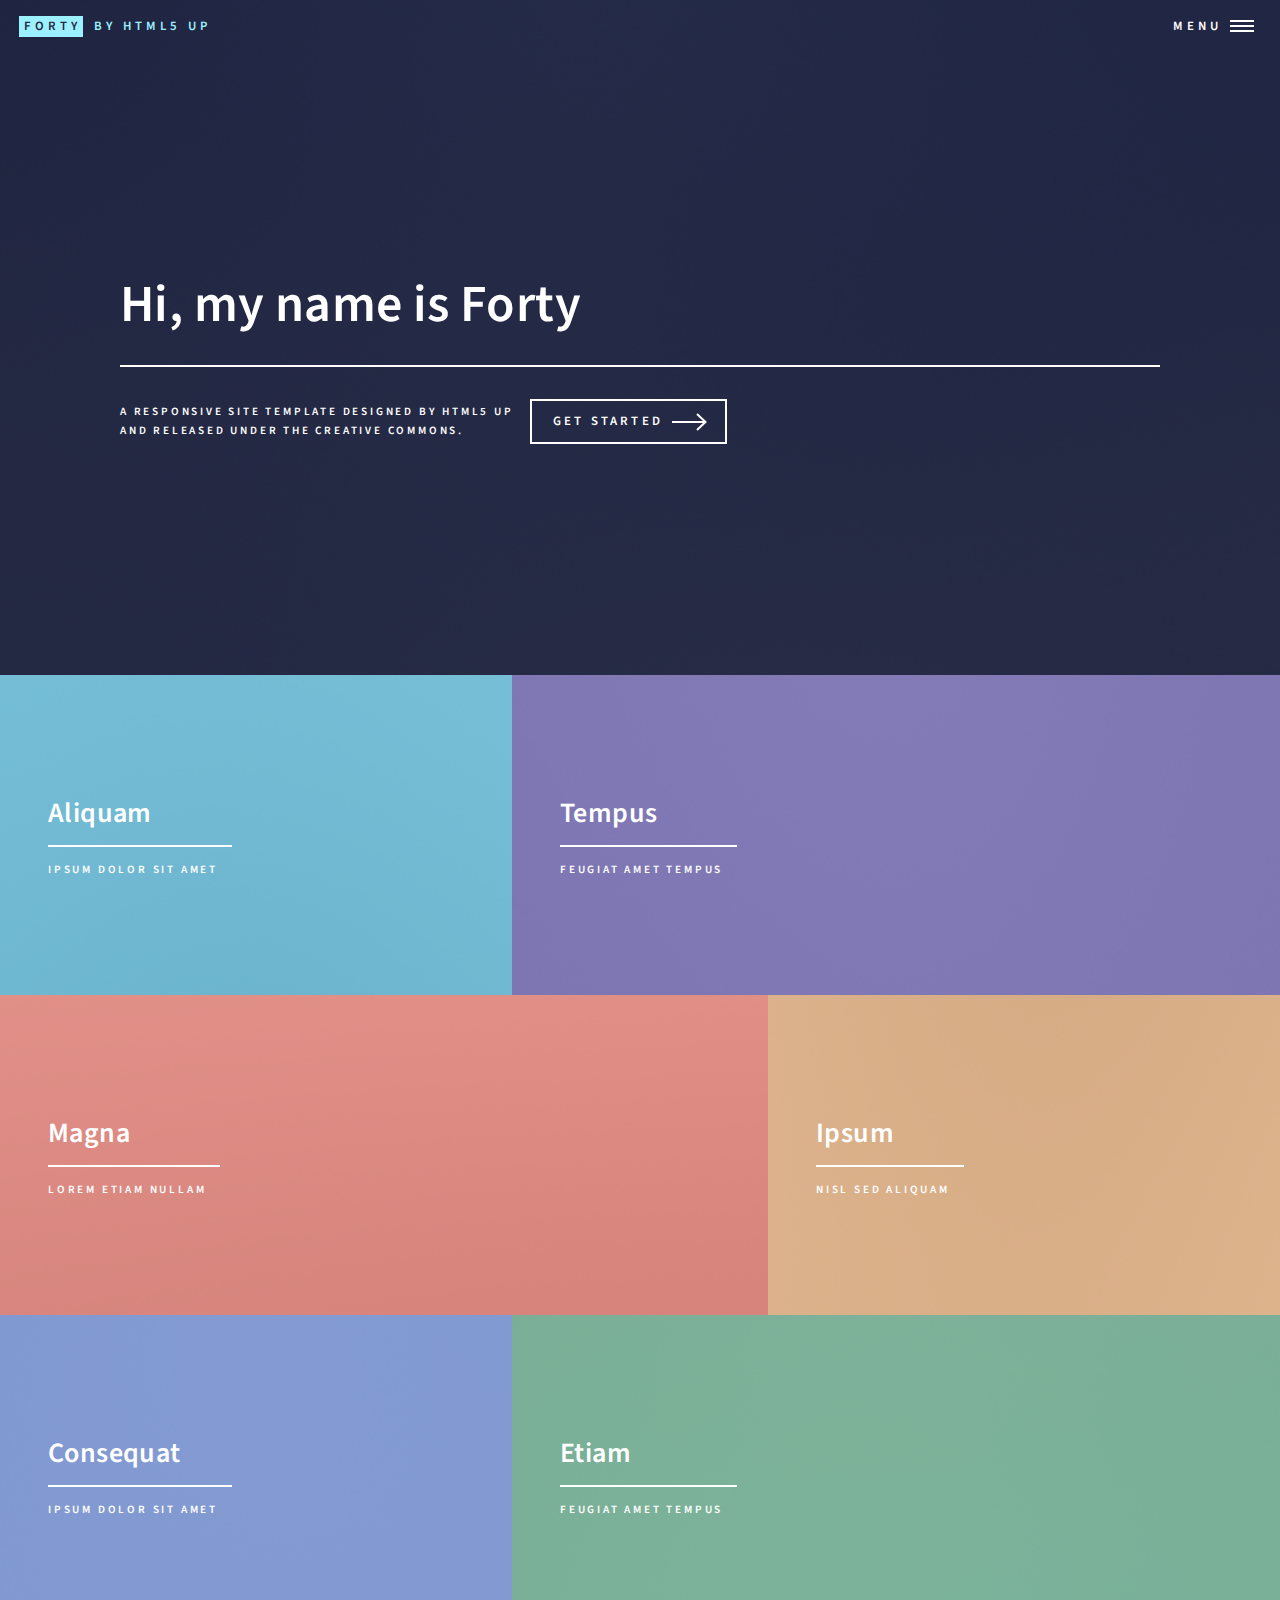
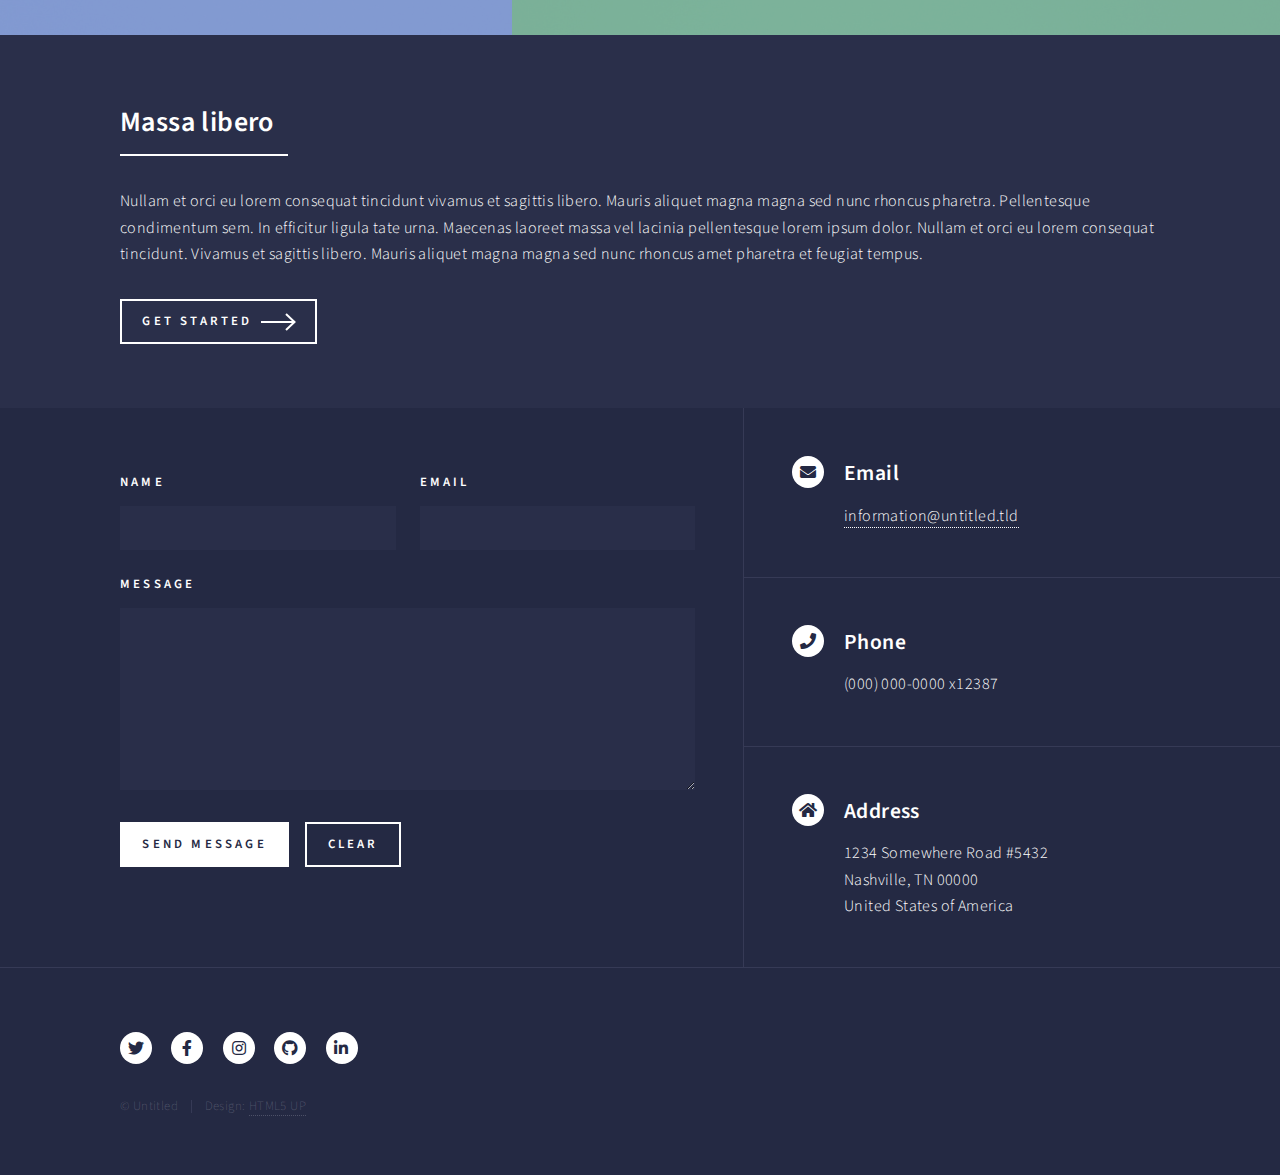
<file: index.html>
<!DOCTYPE HTML>
<!--
	Forty by HTML5 UP
	html5up.net | @ajlkn
	Free for personal and commercial use under the CCA 3.0 license (html5up.net/license)
-->
<html>
	<head>
		<title>Forty by HTML5 UP</title>
		<meta charset="utf-8" />
		<meta name="viewport" content="width=device-width, initial-scale=1, user-scalable=no" />
		<link rel="stylesheet" href="assets/css/main.css" />
		<noscript><link rel="stylesheet" href="assets/css/noscript.css" /></noscript>
	</head>
	<body class="is-preload">

		<!-- Wrapper -->
			<div id="wrapper">

				<!-- Header -->
					<header id="header" class="alt">
						<a href="index.html" class="logo"><strong>Forty</strong> <span>by HTML5 UP</span></a>
						<nav>
							<a href="#menu">Menu</a>
						</nav>
					</header>

				<!-- Menu -->
					<nav id="menu">
						<ul class="links">
							<li><a href="index.html">Home</a></li>
							<li><a href="landing.html">Landing</a></li>
							<li><a href="generic.html">Generic</a></li>
							<li><a href="elements.html">Elements</a></li>
						</ul>
						<ul class="actions stacked">
							<li><a href="#" class="button primary fit">Get Started</a></li>
							<li><a href="#" class="button fit">Log In</a></li>
						</ul>
					</nav>

				<!-- Banner -->
					<section id="banner" class="major">
						<div class="inner">
							<header class="major">
								<h1>Hi, my name is Forty</h1>
							</header>
							<div class="content">
								<p>A responsive site template designed by HTML5 UP<br />
								and released under the Creative Commons.</p>
								<ul class="actions">
									<li><a href="#one" class="button next scrolly">Get Started</a></li>
								</ul>
							</div>
						</div>
					</section>

				<!-- Main -->
					<div id="main">

						<!-- One -->
							<section id="one" class="tiles">
								<article>
									<span class="image">
										<img src="images/pic01.jpg" alt="" />
									</span>
									<header class="major">
										<h3><a href="landing.html" class="link">Aliquam</a></h3>
										<p>Ipsum dolor sit amet</p>
									</header>
								</article>
								<article>
									<span class="image">
										<img src="images/pic02.jpg" alt="" />
									</span>
									<header class="major">
										<h3><a href="landing.html" class="link">Tempus</a></h3>
										<p>feugiat amet tempus</p>
									</header>
								</article>
								<article>
									<span class="image">
										<img src="images/pic03.jpg" alt="" />
									</span>
									<header class="major">
										<h3><a href="landing.html" class="link">Magna</a></h3>
										<p>Lorem etiam nullam</p>
									</header>
								</article>
								<article>
									<span class="image">
										<img src="images/pic04.jpg" alt="" />
									</span>
									<header class="major">
										<h3><a href="landing.html" class="link">Ipsum</a></h3>
										<p>Nisl sed aliquam</p>
									</header>
								</article>
								<article>
									<span class="image">
										<img src="images/pic05.jpg" alt="" />
									</span>
									<header class="major">
										<h3><a href="landing.html" class="link">Consequat</a></h3>
										<p>Ipsum dolor sit amet</p>
									</header>
								</article>
								<article>
									<span class="image">
										<img src="images/pic06.jpg" alt="" />
									</span>
									<header class="major">
										<h3><a href="landing.html" class="link">Etiam</a></h3>
										<p>Feugiat amet tempus</p>
									</header>
								</article>
							</section>

						<!-- Two -->
							<section id="two">
								<div class="inner">
									<header class="major">
										<h2>Massa libero</h2>
									</header>
									<p>Nullam et orci eu lorem consequat tincidunt vivamus et sagittis libero. Mauris aliquet magna magna sed nunc rhoncus pharetra. Pellentesque condimentum sem. In efficitur ligula tate urna. Maecenas laoreet massa vel lacinia pellentesque lorem ipsum dolor. Nullam et orci eu lorem consequat tincidunt. Vivamus et sagittis libero. Mauris aliquet magna magna sed nunc rhoncus amet pharetra et feugiat tempus.</p>
									<ul class="actions">
										<li><a href="landing.html" class="button next">Get Started</a></li>
									</ul>
								</div>
							</section>

					</div>

				<!-- Contact -->
					<section id="contact">
						<div class="inner">
							<section>
								<form method="post" action="#">
									<div class="fields">
										<div class="field half">
											<label for="name">Name</label>
											<input type="text" name="name" id="name" />
										</div>
										<div class="field half">
											<label for="email">Email</label>
											<input type="text" name="email" id="email" />
										</div>
										<div class="field">
											<label for="message">Message</label>
											<textarea name="message" id="message" rows="6"></textarea>
										</div>
									</div>
									<ul class="actions">
										<li><input type="submit" value="Send Message" class="primary" /></li>
										<li><input type="reset" value="Clear" /></li>
									</ul>
								</form>
							</section>
							<section class="split">
								<section>
									<div class="contact-method">
										<span class="icon solid alt fa-envelope"></span>
										<h3>Email</h3>
										<a href="#">information@untitled.tld</a>
									</div>
								</section>
								<section>
									<div class="contact-method">
										<span class="icon solid alt fa-phone"></span>
										<h3>Phone</h3>
										<span>(000) 000-0000 x12387</span>
									</div>
								</section>
								<section>
									<div class="contact-method">
										<span class="icon solid alt fa-home"></span>
										<h3>Address</h3>
										<span>1234 Somewhere Road #5432<br />
										Nashville, TN 00000<br />
										United States of America</span>
									</div>
								</section>
							</section>
						</div>
					</section>

				<!-- Footer -->
					<footer id="footer">
						<div class="inner">
							<ul class="icons">
								<li><a href="#" class="icon brands alt fa-twitter"><span class="label">Twitter</span></a></li>
								<li><a href="#" class="icon brands alt fa-facebook-f"><span class="label">Facebook</span></a></li>
								<li><a href="#" class="icon brands alt fa-instagram"><span class="label">Instagram</span></a></li>
								<li><a href="#" class="icon brands alt fa-github"><span class="label">GitHub</span></a></li>
								<li><a href="#" class="icon brands alt fa-linkedin-in"><span class="label">LinkedIn</span></a></li>
							</ul>
							<ul class="copyright">
								<li>&copy; Untitled</li><li>Design: <a href="https://html5up.net">HTML5 UP</a></li>
							</ul>
						</div>
					</footer>

			</div>

		<!-- Scripts -->
			<script src="assets/js/jquery.min.js"></script>
			<script src="assets/js/jquery.scrolly.min.js"></script>
			<script src="assets/js/jquery.scrollex.min.js"></script>
			<script src="assets/js/browser.min.js"></script>
			<script src="assets/js/breakpoints.min.js"></script>
			<script src="assets/js/util.js"></script>
			<script src="assets/js/main.js"></script>

	</body>
</html>
</file>
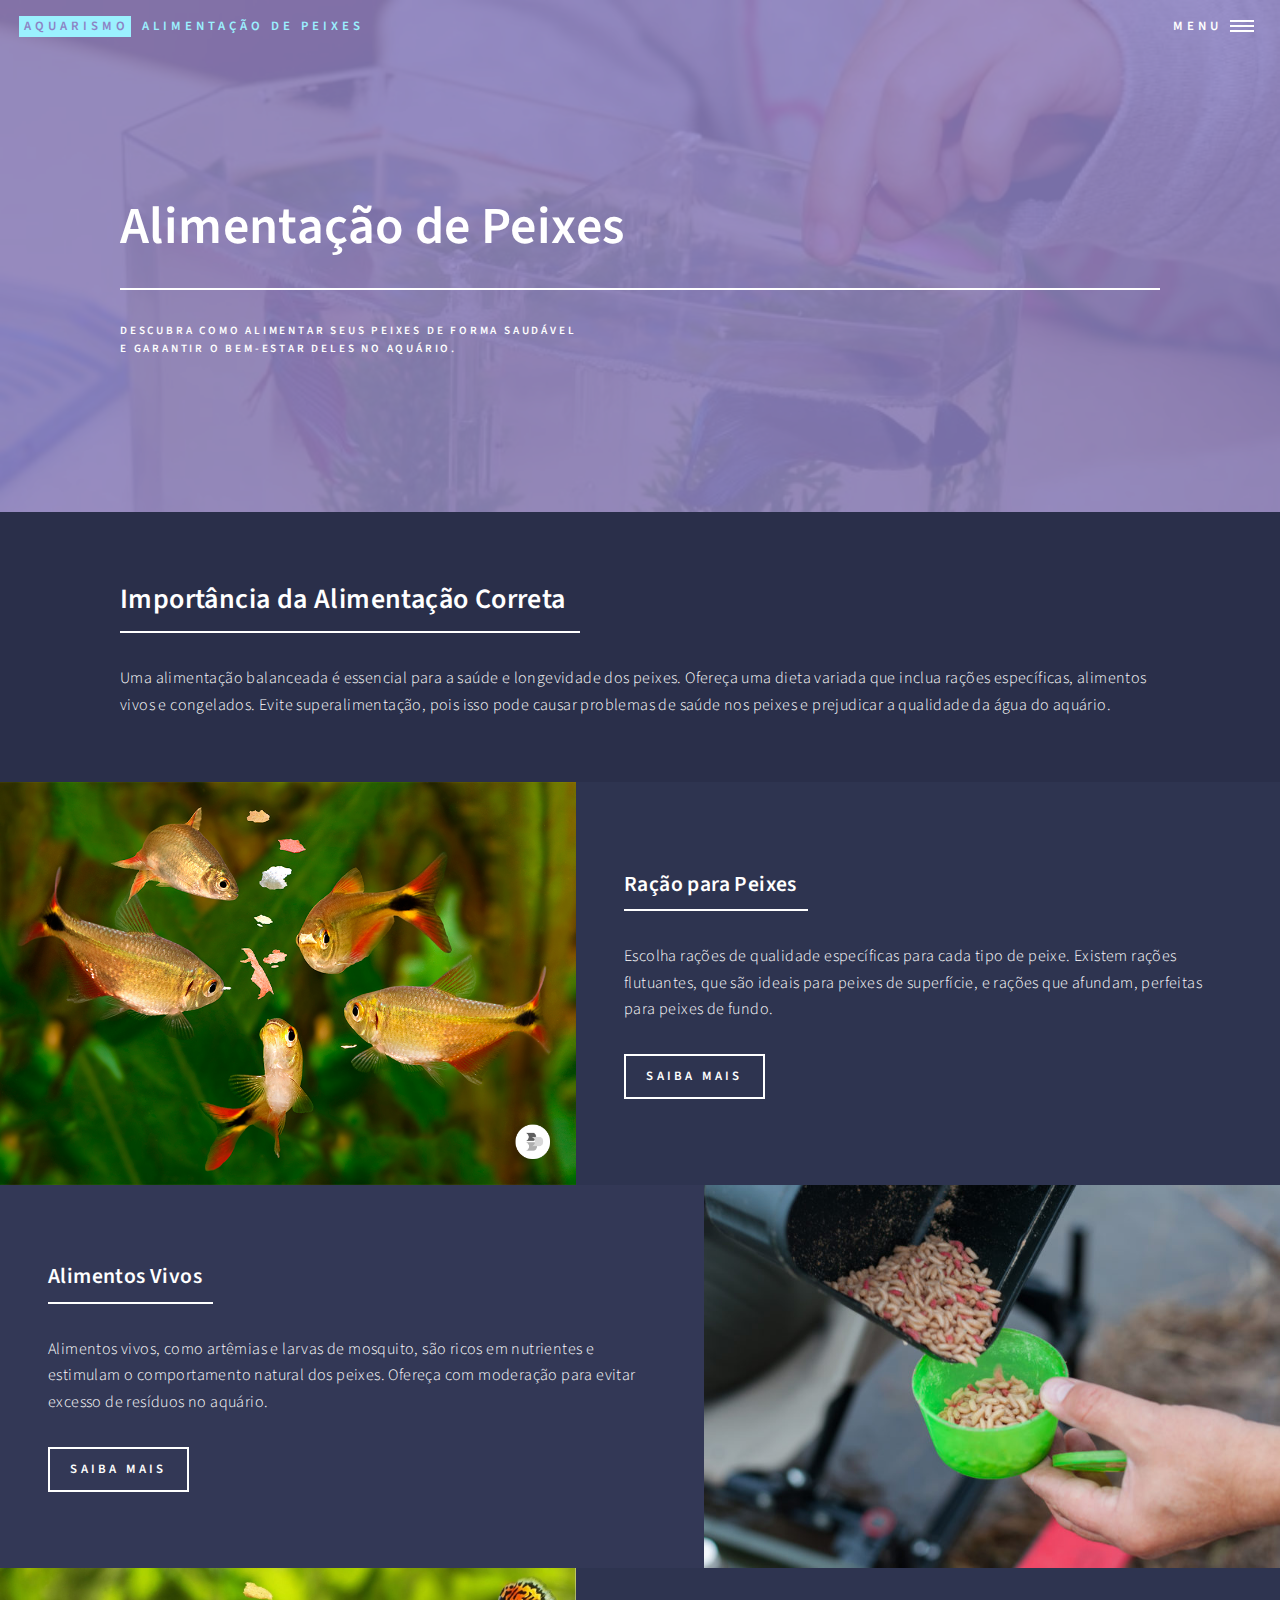
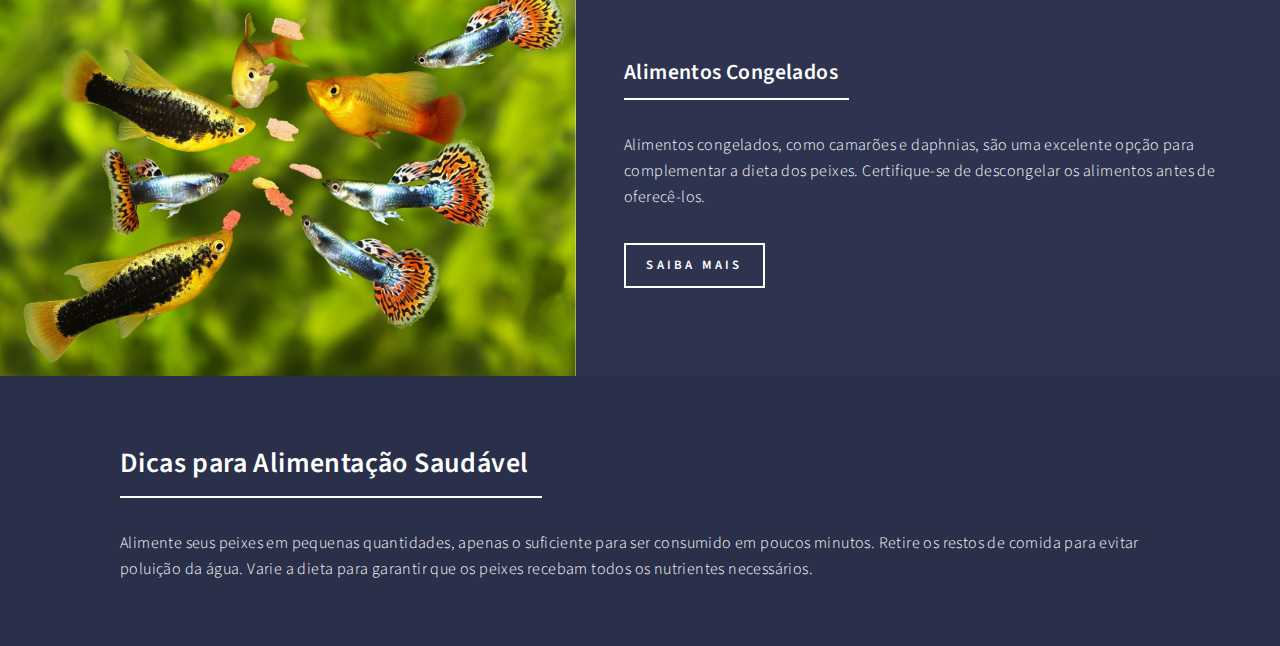
<file: alimentacao.html>
<!DOCTYPE HTML>
<html>
    <head>
        <title>Alimentação de Peixes - Aquarismo</title>
        <meta charset="utf-8" />
        <meta name="viewport" content="width=device-width, initial-scale=1, user-scalable=no" />
        <link rel="shortcut icon" href="./images/ico.ico" type="image/x-icon">
        <link rel="stylesheet" href="assets/css/main.css" />
        <noscript><link rel="stylesheet" href="assets/css/noscript.css" /></noscript>
    </head>
    <body class="is-preload">

        <!-- Wrapper -->
            <div id="wrapper">

                <!-- Header -->
                    <header id="header" class="alt style2">
                        <a href="index.html" class="logo"><strong>Aquarismo</strong> <span>Alimentação de Peixes</span></a>
                        <nav>
                            <a href="#menu">Menu</a>
                        </nav>
                    </header>

                <!-- Menu -->
                    <nav id="menu">
                        <ul class="links">
                            <li><a href="index.html">Início</a></li>
                            <li><a href="dicas.html">Dicas</a></li>
                            <li><a href="aquariosPlantados.html">Aquários Plantados</a></li>
                            <li><a href="peixesExoticos.html">Espécies</a></li>
                            <li><a href="manutencao.html">Manutenções</a></li>
                            <li><a href="decoracao.html">Decorações</a></li>
                            <li><a href="alimentacao.html">Alimentos</a></li>
                            <li><a href="produtos.html">Produtos</a></li>
                        </ul>
                        <ul class="actions stacked">
                            <li><a href="#" class="button primary fit">Comece Agora</a></li>
                        </ul>
                    </nav>

                <!-- Banner -->
                    <section id="banner" class="style2">
                        <div class="inner">
                            <span class="image">
                                <img src="images/alimentacaoPeixe.jpg" alt="Alimentação de peixes" />
                            </span>
                            <header class="major">
                                <h1>Alimentação de Peixes</h1>
                            </header>
                            <div class="content">
                                <p>Descubra como alimentar seus peixes de forma saudável<br />
                                e garantir o bem-estar deles no aquário.</p>
                            </div>
                        </div>
                    </section>

                <!-- Main -->
                    <div id="main">

                        <!-- One -->
                            <section id="one">
                                <div class="inner">
                                    <header class="major">
                                        <h2>Importância da Alimentação Correta</h2>
                                    </header>
                                    <p>Uma alimentação balanceada é essencial para a saúde e longevidade dos peixes. Ofereça uma dieta variada que inclua rações específicas, alimentos vivos e congelados. Evite superalimentação, pois isso pode causar problemas de saúde nos peixes e prejudicar a qualidade da água do aquário.</p>
                                </div>
                            </section>

                        <!-- Two -->
                            <section id="two" class="spotlights">
                                <section>
                                    <a href="" class="image">
                                        <img src="images/racaoPeixe.jpg" alt="Ração para peixes" data-position="center center" />
                                    </a>
                                    <div class="content">
                                        <div class="inner">
                                            <header class="major">
                                                <h3>Ração para Peixes</h3>
                                            </header>
                                            <p>Escolha rações de qualidade específicas para cada tipo de peixe. Existem rações flutuantes, que são ideais para peixes de superfície, e rações que afundam, perfeitas para peixes de fundo.</p>
                                            <ul class="actions">
                                                <li><a href="https://www.petz.com.br/blog/racao-para-peixe-de-aquario/" target="_blank" class="button">Saiba Mais</a></li>
                                            </ul>
                                        </div>
                                    </div>
                                </section>
                                <section>
                                    <a href="" class="image">
                                        <img src="images/alimentoVivo.jpg" alt="Alimentos vivos" data-position="top center" />
                                    </a>
                                    <div class="content">
                                        <div class="inner">
                                            <header class="major">
                                                <h3>Alimentos Vivos</h3>
                                            </header>
                                            <p>Alimentos vivos, como artêmias e larvas de mosquito, são ricos em nutrientes e estimulam o comportamento natural dos peixes. Ofereça com moderação para evitar excesso de resíduos no aquário.</p>
                                            <ul class="actions">
                                                <li><a href="https://www.baseflora.com/articledetail.aspx?id=14&c=11" target="_blank" class="button">Saiba Mais</a></li>
                                            </ul>
                                        </div>
                                    </div>
                                </section>
                                <section>
                                    <a href="" class="image">
                                        <img src="images/alimentoCongelado.jpg" alt="Alimentos congelados" data-position="25% 25%" />
                                    </a>
                                    <div class="content">
                                        <div class="inner">
                                            <header class="major">
                                                <h3>Alimentos Congelados</h3>
                                            </header>
                                            <p>Alimentos congelados, como camarões e daphnias, são uma excelente opção para complementar a dieta dos peixes. Certifique-se de descongelar os alimentos antes de oferecê-los.</p>
                                            <ul class="actions">
                                                <li><a href="https://aquarioeencantado.com/glossario/como-fazer-alimentacao-congelada/" target="_blank" class="button">Saiba Mais</a></li>
                                            </ul>
                                        </div>
                                    </div>
                                </section>
                            </section>

                        <!-- Three -->
                            <section id="three">
                                <div class="inner">
                                    <header class="major">
                                        <h2>Dicas para Alimentação Saudável</h2>
                                    </header>
                                    <p>Alimente seus peixes em pequenas quantidades, apenas o suficiente para ser consumido em poucos minutos. Retire os restos de comida para evitar poluição da água. Varie a dieta para garantir que os peixes recebam todos os nutrientes necessários.</p>
                                </div>
                            </section>

                    </div>
            </div>

        <!-- Scripts -->
            <script src="assets/js/jquery.min.js"></script>
            <script src="assets/js/jquery.scrolly.min.js"></script>
            <script src="assets/js/jquery.scrollex.min.js"></script>
            <script src="assets/js/browser.min.js"></script>
            <script src="assets/js/breakpoints.min.js"></script>
            <script src="assets/js/util.js"></script>
            <script src="assets/js/main.js"></script>

    </body>
</html>
</file>
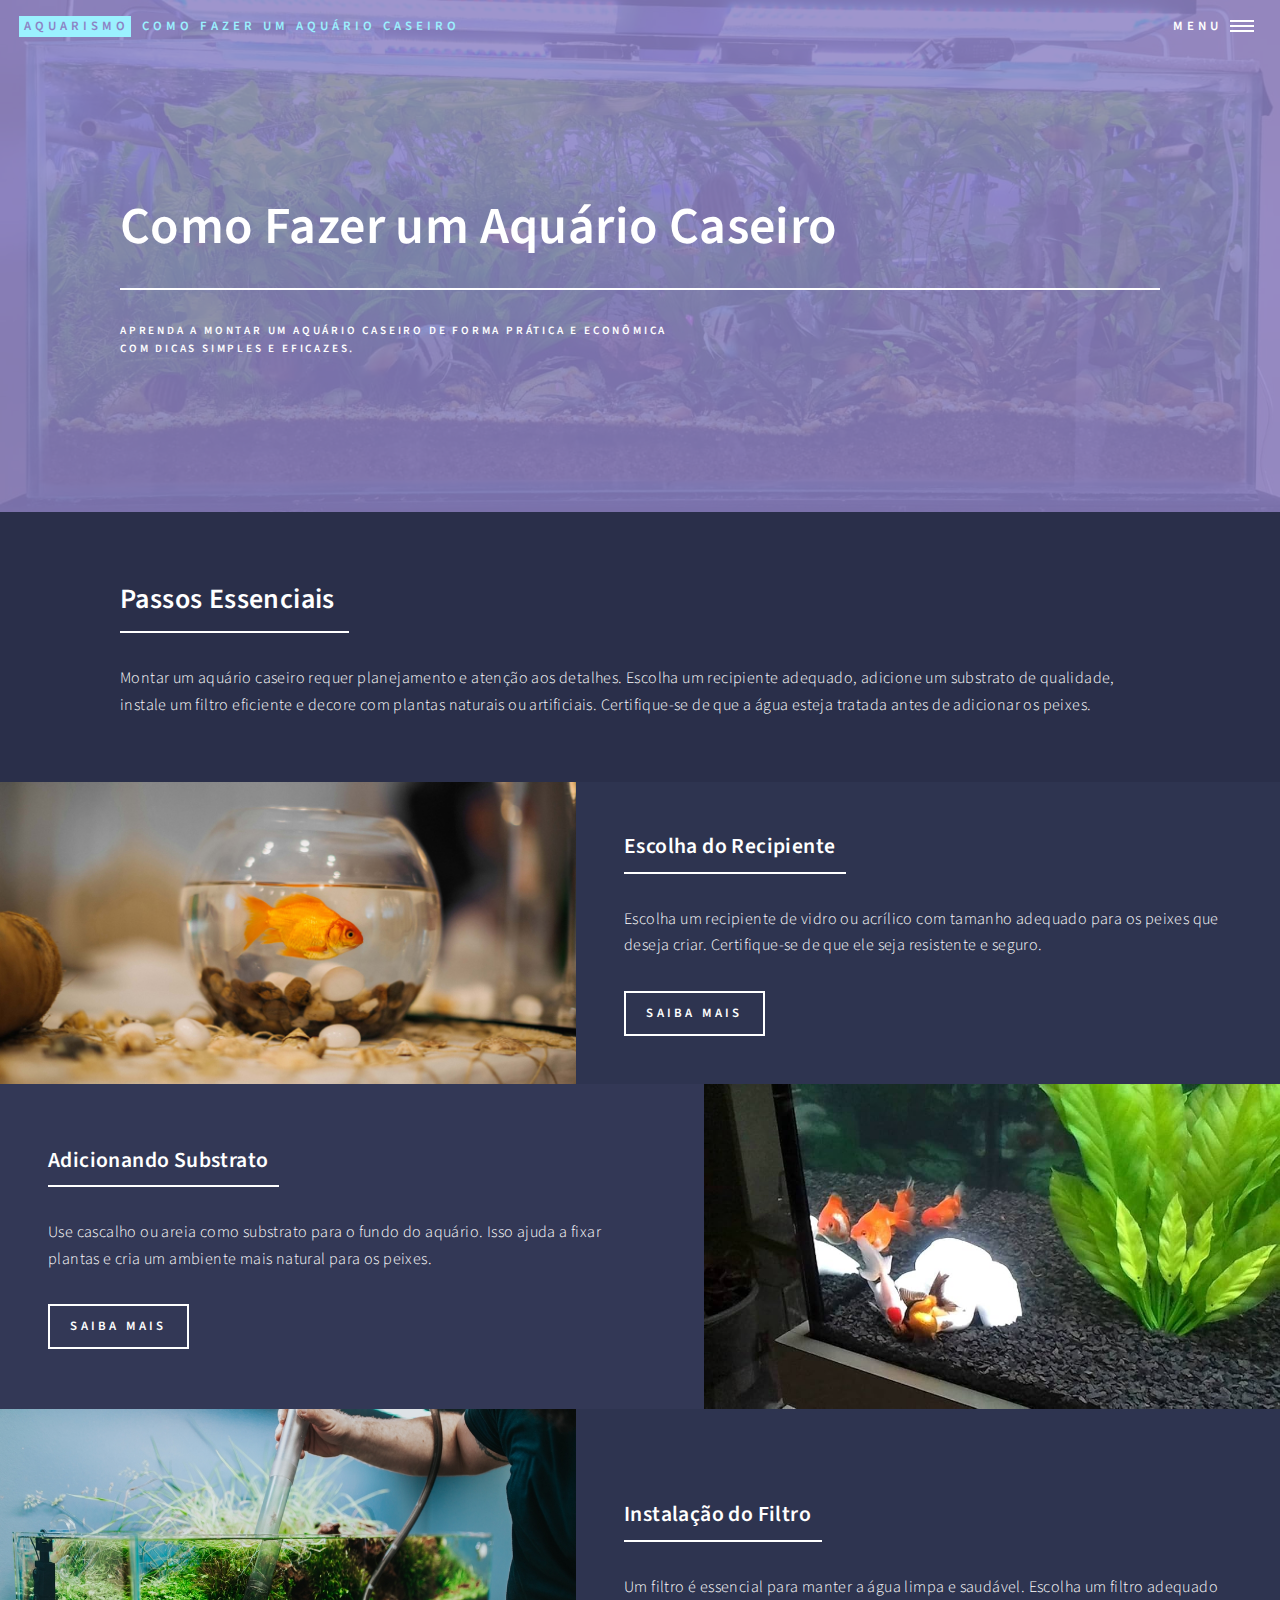
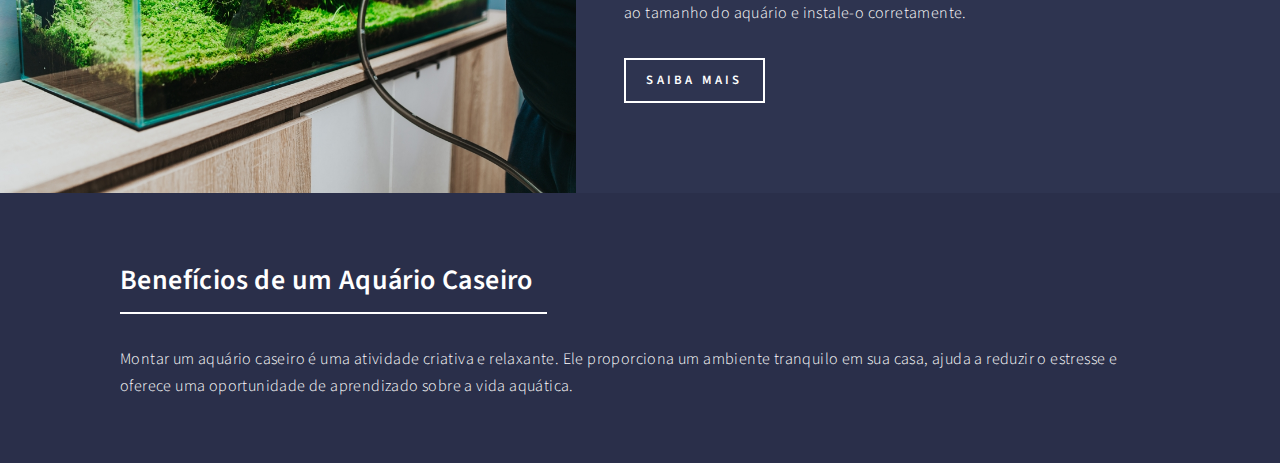
<file: aquariosPlantados.html>
<!DOCTYPE HTML>
<html>
    <head>
        <title>Como Fazer um Aquário Caseiro - Aquarismo</title>
        <meta charset="utf-8" />
        <meta name="viewport" content="width=device-width, initial-scale=1, user-scalable=no" />
        <link rel="shortcut icon" href="./images/ico.ico" type="image/x-icon">
        <link rel="stylesheet" href="assets/css/main.css" />
        <noscript><link rel="stylesheet" href="assets/css/noscript.css" /></noscript>
    </head>
    <body class="is-preload">

        <!-- Wrapper -->
            <div id="wrapper">

                <!-- Header -->
                    <header id="header" class="alt style2">
                        <a href="index.html" class="logo"><strong>Aquarismo</strong> <span>Como Fazer um Aquário Caseiro</span></a>
                        <nav>
                            <a href="#menu">Menu</a>
                        </nav>
                    </header>

                <!-- Menu -->
                    <nav id="menu">
                        <ul class="links">
                            <li><a href="index.html">Início</a></li>
                            <li><a href="dicas.html">Dicas</a></li>
                            <li><a href="aquariosPlantados.html">Aquários Plantados</a></li>
                            <li><a href="peixesExoticos.html">Espécies</a></li>
                            <li><a href="manutencao.html">Manutenções</a></li>
                            <li><a href="decoracao.html">Decorações</a></li>
                            <li><a href="alimentacao.html">Alimentos</a></li>
                        </ul>
                        <ul class="actions stacked">
                            <li><a href="#" class="button primary fit">Comece Agora</a></li>
                        </ul>
                    </nav>

                <!-- Banner -->
                    <section id="banner" class="style2">
                        <div class="inner">
                            <span class="image">
                                <img src="images/aquarioPlantado.jpg" alt="Aquário caseiro" />
                            </span>
                            <header class="major">
                                <h1>Como Fazer um Aquário Caseiro</h1>
                            </header>
                            <div class="content">
                                <p>Aprenda a montar um aquário caseiro de forma prática e econômica<br />
                                com dicas simples e eficazes.</p>
                            </div>
                        </div>
                    </section>

                <!-- Main -->
                    <div id="main">

                        <!-- One -->
                            <section id="one">
                                <div class="inner">
                                    <header class="major">
                                        <h2>Passos Essenciais</h2>
                                    </header>
                                    <p>Montar um aquário caseiro requer planejamento e atenção aos detalhes. Escolha um recipiente adequado, adicione um substrato de qualidade, instale um filtro eficiente e decore com plantas naturais ou artificiais. Certifique-se de que a água esteja tratada antes de adicionar os peixes.</p>
                                </div>
                            </section>

                        <!-- Two -->
                            <section id="two" class="spotlights">
                                <section>
                                    <a href="" class="image">
                                        <img src="images/recipientes.jpg" alt="Escolha do recipiente" data-position="center center" />
                                    </a>
                                    <div class="content">
                                        <div class="inner">
                                            <header class="major">
                                                <h3>Escolha do Recipiente</h3>
                                            </header>
                                            <p>Escolha um recipiente de vidro ou acrílico com tamanho adequado para os peixes que deseja criar. Certifique-se de que ele seja resistente e seguro.</p>
                                            <ul class="actions">
                                                <li><a href="https://www.agrosete.com.br/blog/aquario-de-vidro-ou-aquario-de-acrilico/" target="_blank" class="button">Saiba Mais</a></li>
                                            </ul>
                                        </div>
                                    </div>
                                </section>
                                <section>
                                    <a href="" class="image">
                                        <img src="images/areia.jpg" alt="Adicionando substrato" data-position="top center" />
                                    </a>
                                    <div class="content">
                                        <div class="inner">
                                            <header class="major">
                                                <h3>Adicionando Substrato</h3>
                                            </header>
                                            <p>Use cascalho ou areia como substrato para o fundo do aquário. Isso ajuda a fixar plantas e cria um ambiente mais natural para os peixes.</p>
                                            <ul class="actions">
                                                <li><a href="https://aquaninjas.com.br/substrato-nos-aquarios/" target="_blank" class="button">Saiba Mais</a></li>
                                            </ul>
                                        </div>
                                    </div>
                                </section>
                                <section>
                                    <a href="" class="image">
                                        <img src="images/filtro.jpg" alt="Instalação do filtro" data-position="25% 25%" />
                                    </a>
                                    <div class="content">
                                        <div class="inner">
                                            <header class="major">
                                                <h3>Instalação do Filtro</h3>
                                            </header>
                                            <p>Um filtro é essencial para manter a água limpa e saudável. Escolha um filtro adequado ao tamanho do aquário e instale-o corretamente.</p>
                                            <ul class="actions">
                                                <li><a href="https://aquariopedia.com.br/tipos-filtro-aquarios-como-escolher-melhor/" target="_blank" class="button">Saiba Mais</a></li>
                                            </ul>
                                        </div>
                                    </div>
                                </section>
                            </section>

                        <!-- Three -->
                            <section id="three">
                                <div class="inner">
                                    <header class="major">
                                        <h2>Benefícios de um Aquário Caseiro</h2>
                                    </header>
                                    <p>Montar um aquário caseiro é uma atividade criativa e relaxante. Ele proporciona um ambiente tranquilo em sua casa, ajuda a reduzir o estresse e oferece uma oportunidade de aprendizado sobre a vida aquática.</p>
                                </div>
                            </section>

                    </div>
            </div>

        <!-- Scripts -->
            <script src="assets/js/jquery.min.js"></script>
            <script src="assets/js/jquery.scrolly.min.js"></script>
            <script src="assets/js/jquery.scrollex.min.js"></script>
            <script src="assets/js/browser.min.js"></script>
            <script src="assets/js/breakpoints.min.js"></script>
            <script src="assets/js/util.js"></script>
            <script src="assets/js/main.js"></script>

    </body>
</html>
</file>
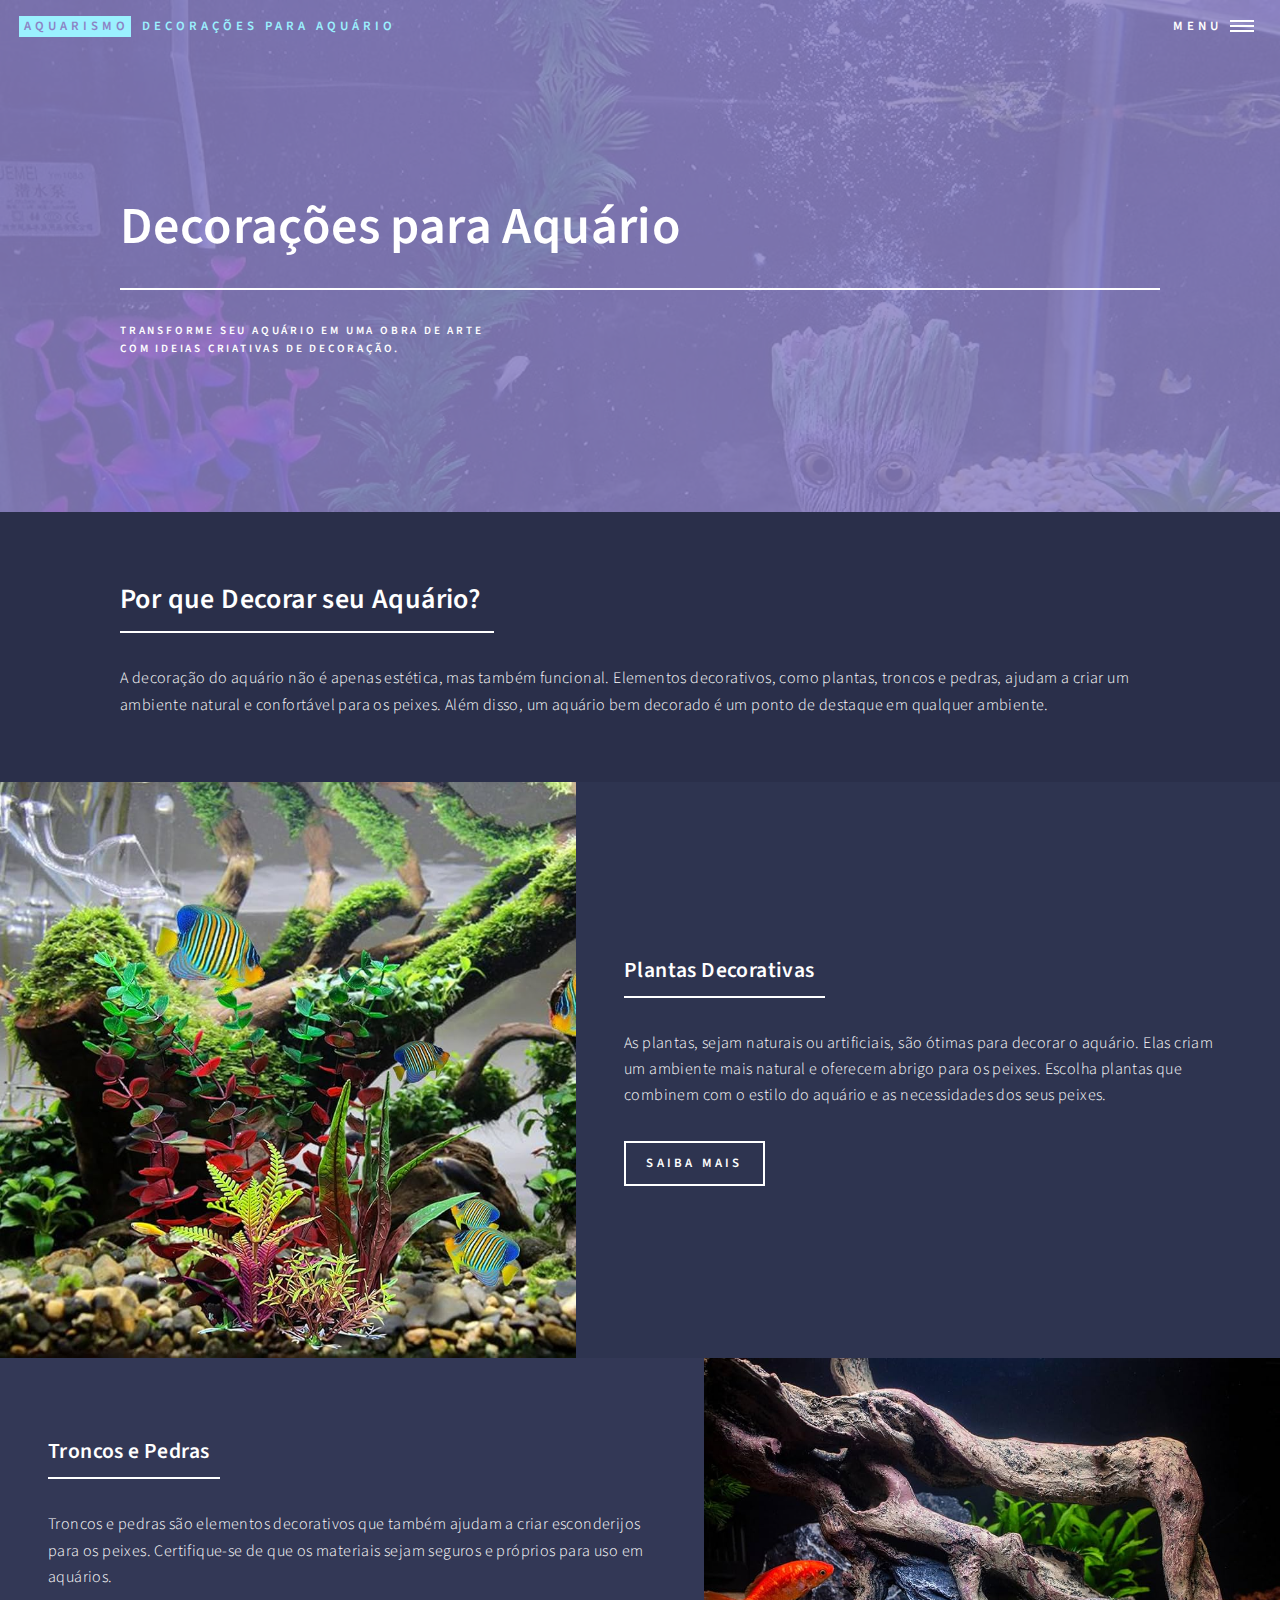
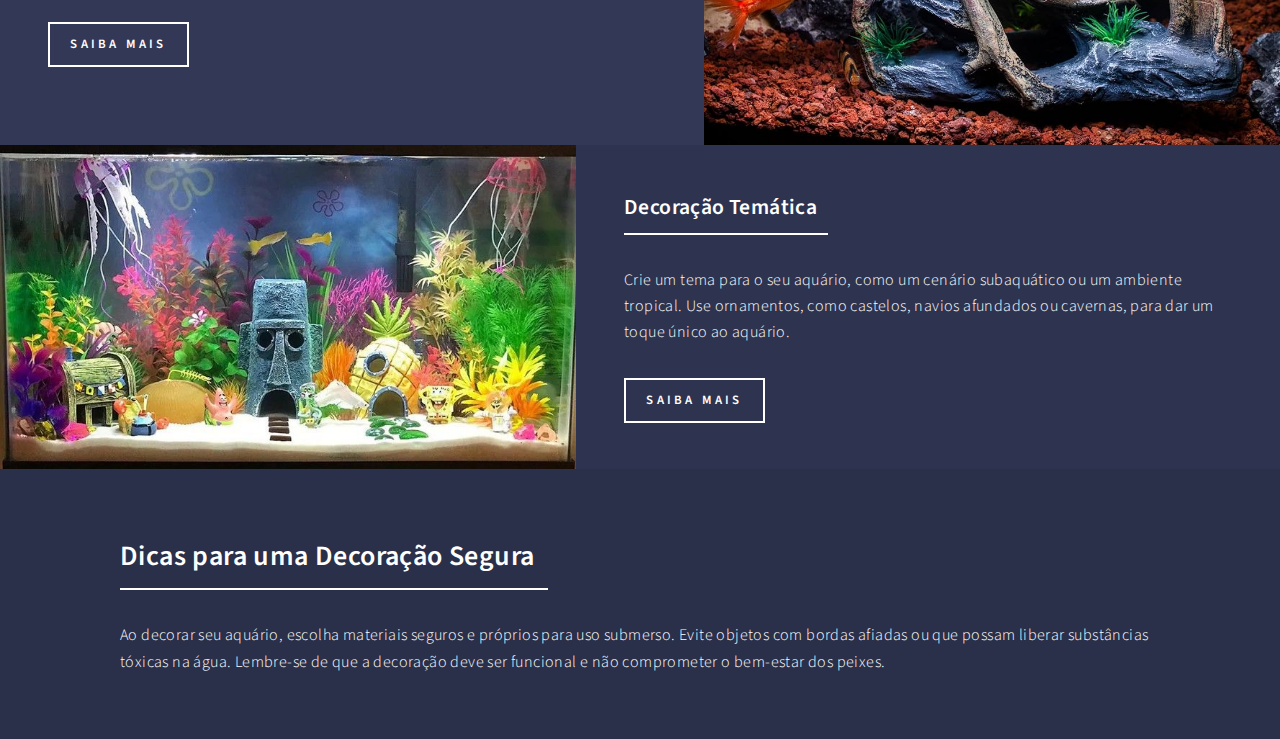
<file: decoracao.html>
<!DOCTYPE HTML>
<html>
    <head>
        <title>Decorações para Aquário - Aquarismo</title>
        <meta charset="utf-8" />
        <meta name="viewport" content="width=device-width, initial-scale=1, user-scalable=no" />
        <link rel="shortcut icon" href="./images/ico.ico" type="image/x-icon">
        <link rel="stylesheet" href="assets/css/main.css" />
        <noscript><link rel="stylesheet" href="assets/css/noscript.css" /></noscript>
    </head>
    <body class="is-preload">

        <!-- Wrapper -->
            <div id="wrapper">

                <!-- Header -->
                    <header id="header" class="alt style2">
                        <a href="index.html" class="logo"><strong>Aquarismo</strong> <span>Decorações para Aquário</span></a>
                        <nav>
                            <a href="#menu">Menu</a>
                        </nav>
                    </header>

                <!-- Menu -->
                    <nav id="menu">
                        <ul class="links">
                            <li><a href="index.html">Início</a></li>
                            <li><a href="dicas.html">Dicas</a></li>
                            <li><a href="aquariosPlantados.html">Aquários Plantados</a></li>
                            <li><a href="peixesExoticos.html">Espécies</a></li>
                            <li><a href="manutencao.html">Manutenções</a></li>
                            <li><a href="decoracao.html">Decorações</a></li>
                            <li><a href="alimentacao.html">Alimentos</a></li>
                        </ul>
                        <ul class="actions stacked">
                            <li><a href="#" class="button primary fit">Comece Agora</a></li>
                        </ul>
                    </nav>

                <!-- Banner -->
                    <section id="banner" class="style2">
                        <div class="inner">
                            <span class="image">
                                <img src="images/decorarAquario.jpg" alt="Decoração de aquário" />
                            </span>
                            <header class="major">
                                <h1>Decorações para Aquário</h1>
                            </header>
                            <div class="content">
                                <p>Transforme seu aquário em uma obra de arte<br />
                                com ideias criativas de decoração.</p>
                            </div>
                        </div>
                    </section>

                <!-- Main -->
                    <div id="main">

                        <!-- One -->
                            <section id="one">
                                <div class="inner">
                                    <header class="major">
                                        <h2>Por que Decorar seu Aquário?</h2>
                                    </header>
                                    <p>A decoração do aquário não é apenas estética, mas também funcional. Elementos decorativos, como plantas, troncos e pedras, ajudam a criar um ambiente natural e confortável para os peixes. Além disso, um aquário bem decorado é um ponto de destaque em qualquer ambiente.</p>
                                </div>
                            </section>

                        <!-- Two -->
                            <section id="two" class="spotlights">
                                <section>
                                    <a href="" class="image">
                                        <img src="images/plantasDecoracao.jpg" alt="Plantas decorativas" data-position="center center" />
                                    </a>
                                    <div class="content">
                                        <div class="inner">
                                            <header class="major">
                                                <h3>Plantas Decorativas</h3>
                                            </header>
                                            <p>As plantas, sejam naturais ou artificiais, são ótimas para decorar o aquário. Elas criam um ambiente mais natural e oferecem abrigo para os peixes. Escolha plantas que combinem com o estilo do aquário e as necessidades dos seus peixes.</p>
                                            <ul class="actions">
                                                <li><a href="https://www.petz.com.br/blog/plantas-para-aquario/" target="_blank" class="button">Saiba Mais</a></li>
                                            </ul>
                                        </div>
                                    </div>
                                </section>
                                <section>
                                    <a href="" class="image">
                                        <img src="images/pedrasDecorativas.jpg" alt="Troncos e pedras" data-position="top center" />
                                    </a>
                                    <div class="content">
                                        <div class="inner">
                                            <header class="major">
                                                <h3>Troncos e Pedras</h3>
                                            </header>
                                            <p>Troncos e pedras são elementos decorativos que também ajudam a criar esconderijos para os peixes. Certifique-se de que os materiais sejam seguros e próprios para uso em aquários.</p>
                                            <ul class="actions">
                                                <li><a href="https://www.petz.com.br/blog/tipos-de-pedra-para-aquario/" target="_blank" class="button">Saiba Mais</a></li>
                                            </ul>
                                        </div>
                                    </div>
                                </section>
                                <section>
                                    <a href="" class="image">
                                        <img src="images/tematicasDecoracao.jpg" alt="Decoração temática" data-position="25% 25%" />
                                    </a>
                                    <div class="content">
                                        <div class="inner">
                                            <header class="major">
                                                <h3>Decoração Temática</h3>
                                            </header>
                                            <p>Crie um tema para o seu aquário, como um cenário subaquático ou um ambiente tropical. Use ornamentos, como castelos, navios afundados ou cavernas, para dar um toque único ao aquário.</p>
                                            <ul class="actions">
                                                <li><a href="https://www.petz.com.br/blog/como-decorar-um-aquario/" target="_blank" class="button">Saiba Mais</a></li>
                                            </ul>
                                        </div>
                                    </div>
                                </section>
                            </section>

                        <!-- Three -->
                            <section id="three">
                                <div class="inner">
                                    <header class="major">
                                        <h2>Dicas para uma Decoração Segura</h2>
                                    </header>
                                    <p>Ao decorar seu aquário, escolha materiais seguros e próprios para uso submerso. Evite objetos com bordas afiadas ou que possam liberar substâncias tóxicas na água. Lembre-se de que a decoração deve ser funcional e não comprometer o bem-estar dos peixes.</p>
                                </div>
                            </section>

                    </div>
            </div>

        <!-- Scripts -->
            <script src="assets/js/jquery.min.js"></script>
            <script src="assets/js/jquery.scrolly.min.js"></script>
            <script src="assets/js/jquery.scrollex.min.js"></script>
            <script src="assets/js/browser.min.js"></script>
            <script src="assets/js/breakpoints.min.js"></script>
            <script src="assets/js/util.js"></script>
            <script src="assets/js/main.js"></script>

    </body>
</html>
</file>
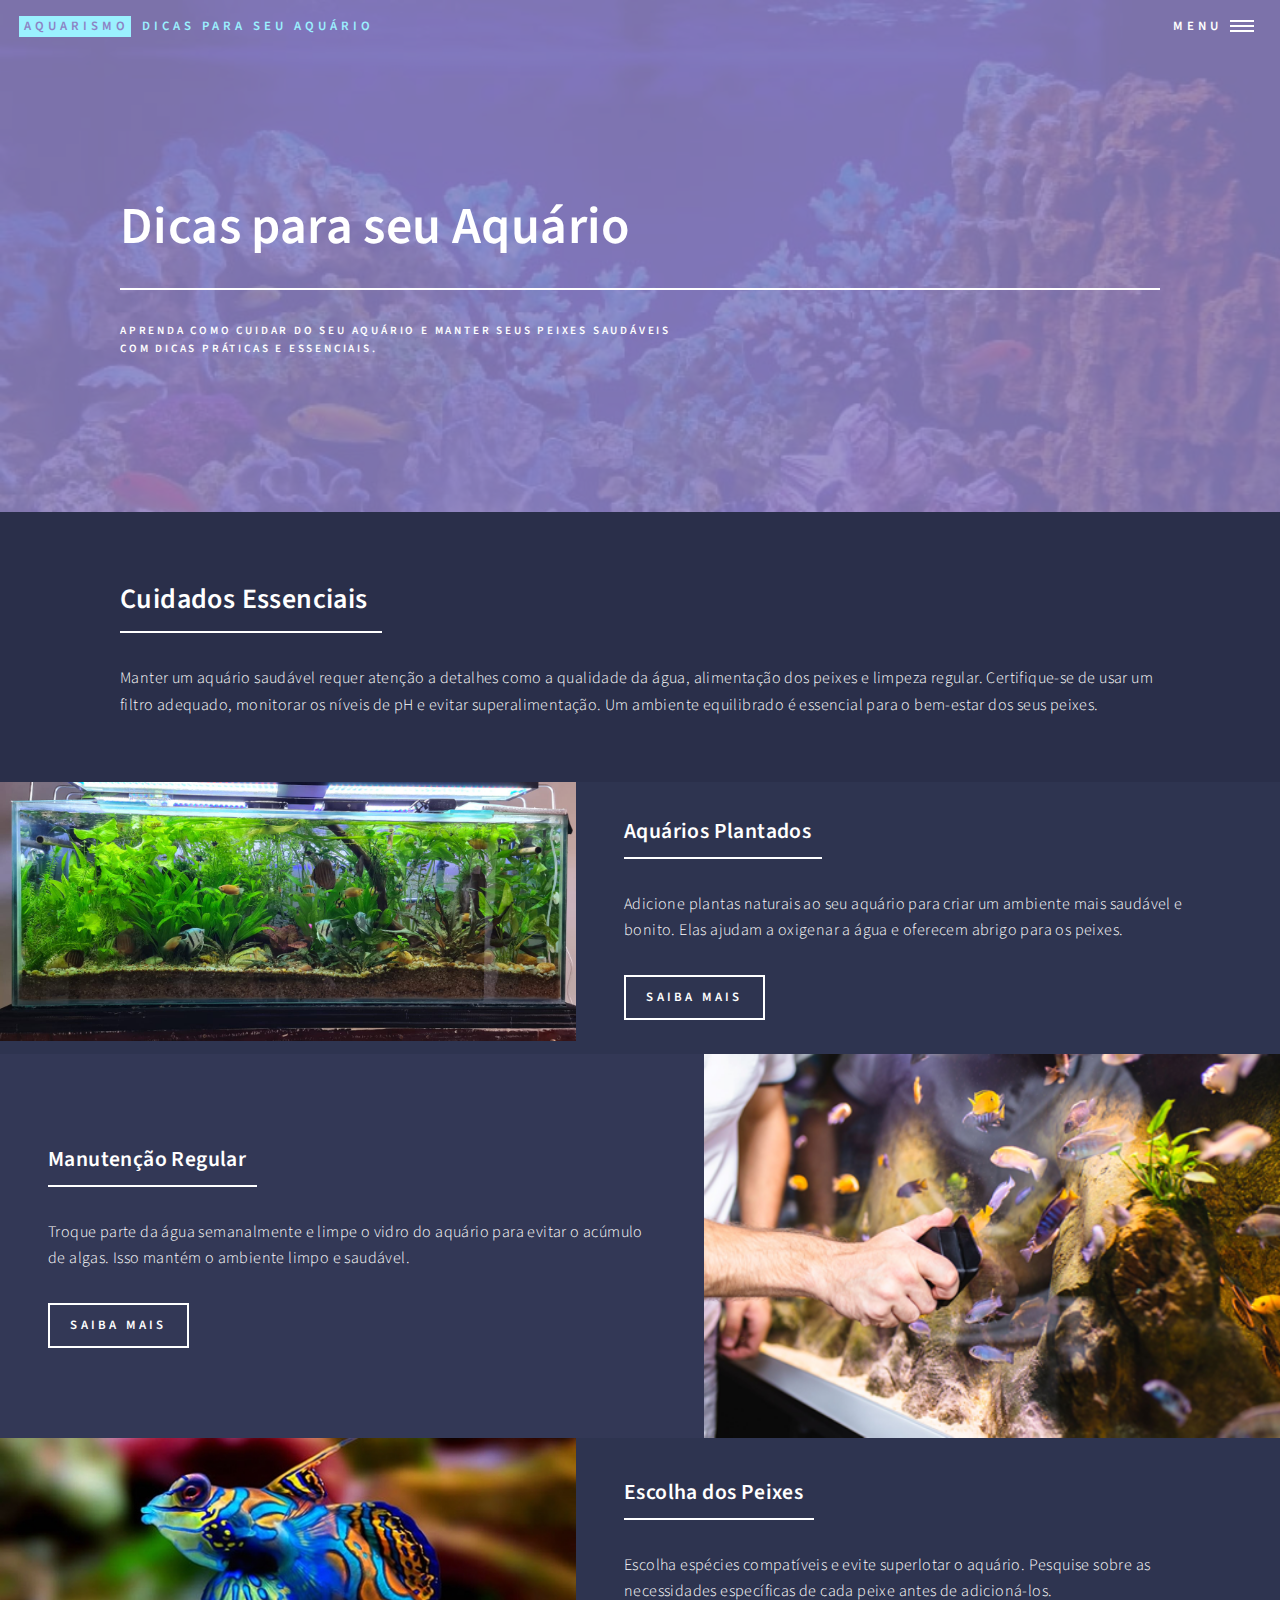
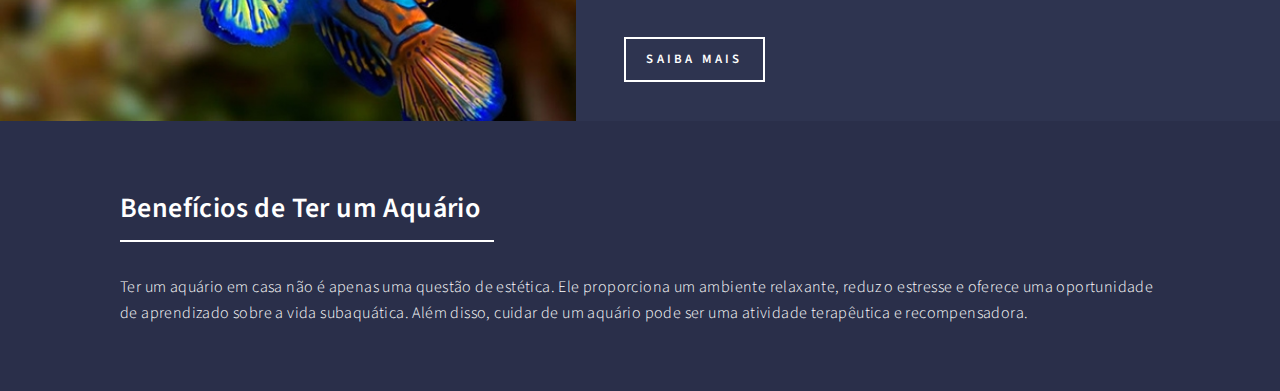
<file: dicas.html>
<!DOCTYPE HTML>
<html>

<head>
    <title>Dicas de Aquário - Aquarismo</title>
    <meta charset="utf-8" />
    <meta name="viewport" content="width=device-width, initial-scale=1, user-scalable=no" />
    <link rel="shortcut icon" href="./images/ico.ico" type="image/x-icon">
    <link rel="stylesheet" href="assets/css/main.css" />
    <noscript>
        <link rel="stylesheet" href="assets/css/noscript.css" />
    </noscript>
</head>

<body class="is-preload">

    <!-- Wrapper -->
    <div id="wrapper">

        <!-- Header -->
        <header id="header" class="alt style2">
            <a href="index.html" class="logo"><strong>Aquarismo</strong> <span>Dicas para seu Aquário</span></a>
            <nav>
                <a href="#menu">Menu</a>
            </nav>
        </header>

        <!-- Menu -->
        <nav id="menu">
            <ul class="links">
                <li><a href="index.html">Início</a></li>
                <li><a href="dicas.html">Dicas</a></li>
                <li><a href="aquariosPlantados.html">Aquarios Plantados</a></li>
                <li><a href="peixesExoticos.html">Espécies</a></li>
                <li><a href="manutencao.html">Manutenções</a></li>
                <li><a href="decoracao.html">Decorações</a></li>
                <li><a href="alimentacao.html">Alimentos</a></li>
            </ul>
            <ul class="actions stacked">
                <li><a href="#" class="button primary fit">Comece Agora</a></li>
            </ul>
        </nav>

        <!-- Banner -->
        <section id="banner" class="style2">
            <div class="inner">
                <span class="image">
                    <img src="images/bannerDicas.jpg" alt="Aquário com peixes coloridos" />
                </span>
                <header class="major">
                    <h1>Dicas para seu Aquário</h1>
                </header>
                <div class="content">
                    <p>Aprenda como cuidar do seu aquário e manter seus peixes saudáveis<br />
                        com dicas práticas e essenciais.</p>
                </div>
            </div>
        </section>

        <!-- Main -->
        <div id="main">

            <!-- One -->
            <section id="one">
                <div class="inner">
                    <header class="major">
                        <h2>Cuidados Essenciais</h2>
                    </header>
                    <p>Manter um aquário saudável requer atenção a detalhes como a qualidade da água, alimentação dos
                        peixes e limpeza regular. Certifique-se de usar um filtro adequado, monitorar os níveis de pH e
                        evitar superalimentação. Um ambiente equilibrado é essencial para o bem-estar dos seus peixes.
                    </p>
                </div>
            </section>

            <!-- Two -->
            <section id="two" class="spotlights">
                <section>
                    <a href="" class="image">
                        <img src="images/aquarioPlantado.jpg" alt="Aquário plantado" data-position="center center" />
                    </a>
                    <div class="content">
                        <div class="inner">
                            <header class="major">
                                <h3>Aquários Plantados</h3>
                            </header>
                            <p>Adicione plantas naturais ao seu aquário para criar um ambiente mais saudável e bonito.
                                Elas ajudam a oxigenar a água e oferecem abrigo para os peixes.</p>
                            <ul class="actions">
                                <li><a href="https://www.petz.com.br/blog/aquario-plantado/" target="_blank"
                                        class="button">Saiba Mais</a></li>
                            </ul>
                        </div>
                    </div>
                </section>
                <section>
                    <a href="" class="image">
                        <img src="images/manutencaoAquario.png" alt="Manutenção de aquário"
                            data-position="top center" />
                    </a>
                    <div class="content">
                        <div class="inner">
                            <header class="major">
                                <h3>Manutenção Regular</h3>
                            </header>
                            <p>Troque parte da água semanalmente e limpe o vidro do aquário para evitar o acúmulo de
                                algas. Isso mantém o ambiente limpo e saudável.</p>
                            <ul class="actions">
                                <li><a href="https://www.petz.com.br/blog/manutencao-de-aquario/" target="_blank"
                                        class="button">Saiba Mais</a></li>
                            </ul>
                        </div>
                    </div>
                </section>
                <section>
                    <a href="" class="image">
                        <img src="images/peixesExoticos.jpg" alt="Peixes coloridos" data-position="25% 25%" />
                    </a>
                    <div class="content">
                        <div class="inner">
                            <header class="major">
                                <h3>Escolha dos Peixes</h3>
                            </header>
                            <p>Escolha espécies compatíveis e evite superlotar o aquário. Pesquise sobre as necessidades
                                específicas de cada peixe antes de adicioná-los.</p>
                            <ul class="actions">
                                <li><a href="https://www.petz.com.br/blog/tipos-de-peixes-conheca-as-principais-classificacoes/"
                                        target="_blank" class="button">Saiba Mais</a></li>
                            </ul>
                        </div>
                    </div>
                </section>
            </section>

            <!-- Three -->
            <section id="three">
                <div class="inner">
                    <header class="major">
                        <h2>Benefícios de Ter um Aquário</h2>
                    </header>
                    <p>Ter um aquário em casa não é apenas uma questão de estética. Ele proporciona um ambiente
                        relaxante, reduz o estresse e oferece uma oportunidade de aprendizado sobre a vida subaquática.
                        Além disso, cuidar de um aquário pode ser uma atividade terapêutica e recompensadora.</p>
                </div>
            </section>

        </div>

    </div>

    <!-- Scripts -->
    <script src="assets/js/jquery.min.js"></script>
    <script src="assets/js/jquery.scrolly.min.js"></script>
    <script src="assets/js/jquery.scrollex.min.js"></script>
    <script src="assets/js/browser.min.js"></script>
    <script src="assets/js/breakpoints.min.js"></script>
    <script src="assets/js/util.js"></script>
    <script src="assets/js/main.js"></script>

</body>

</html>
</file>
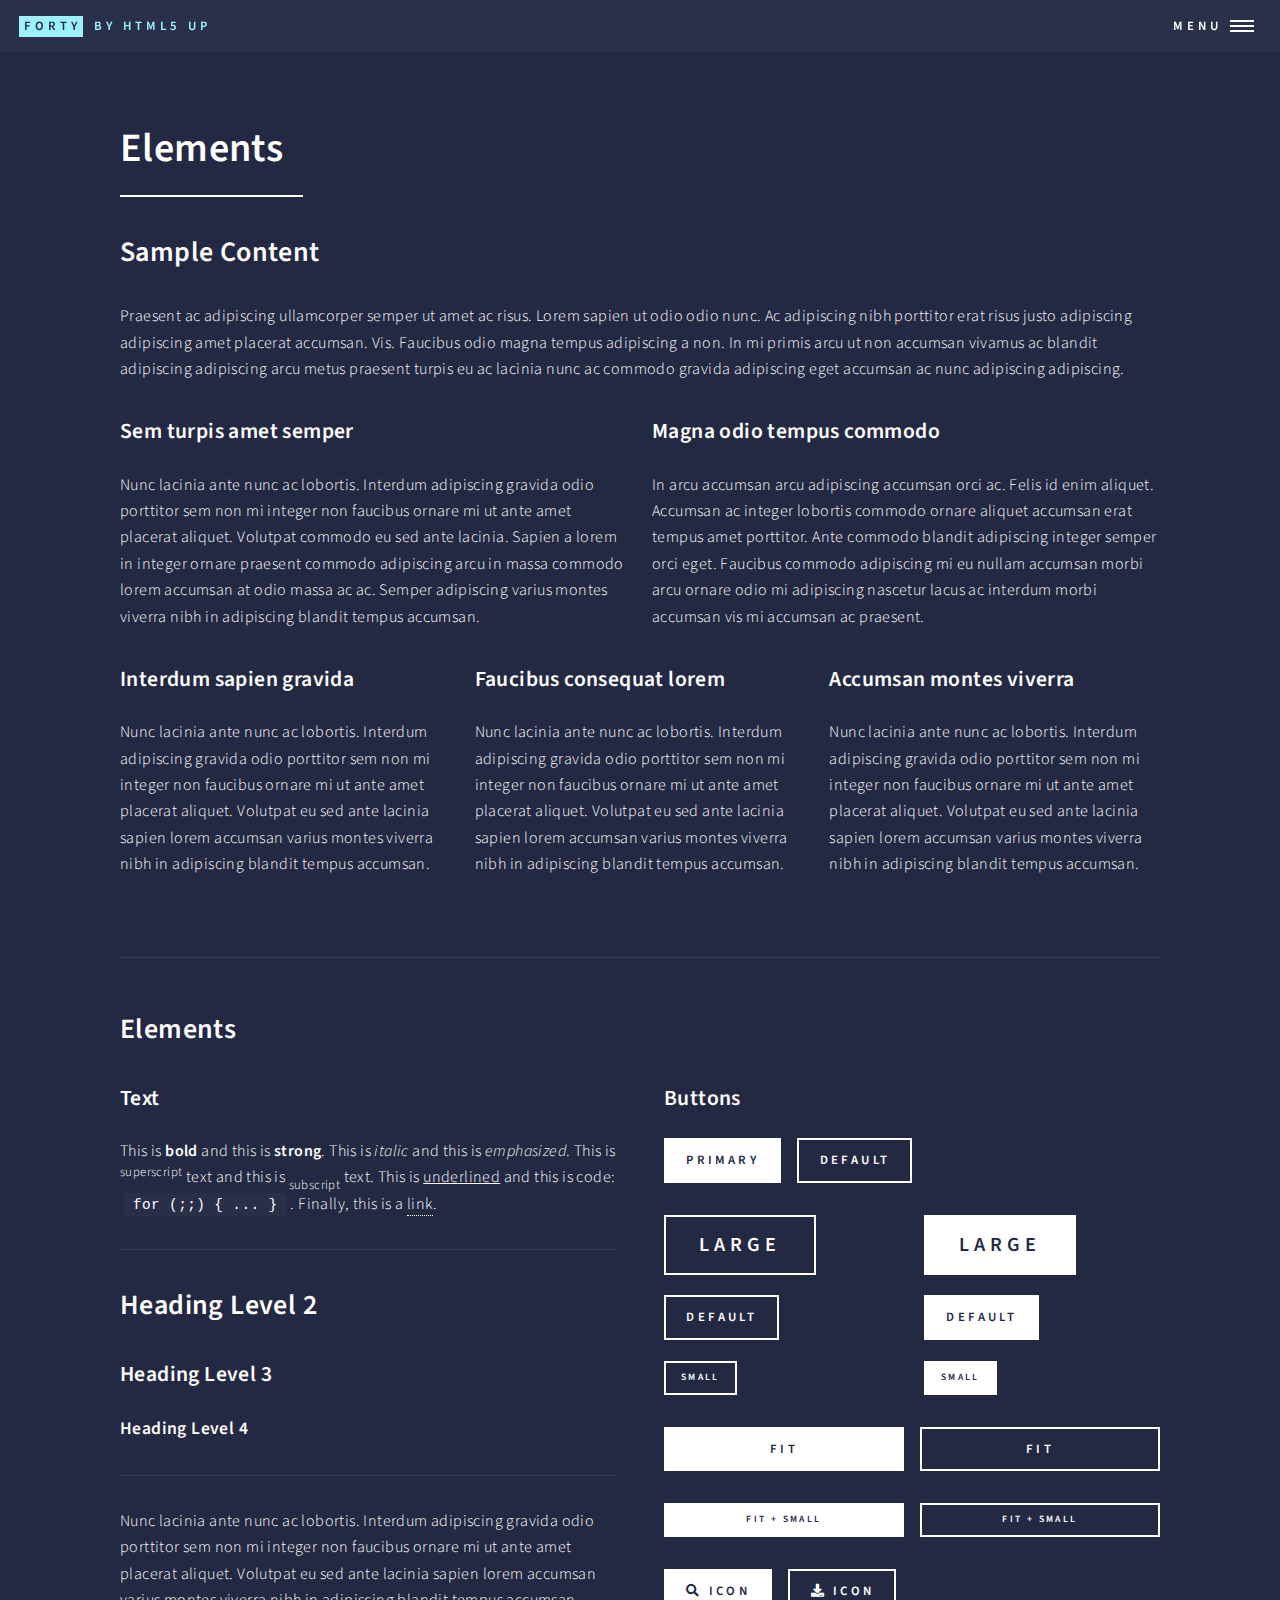
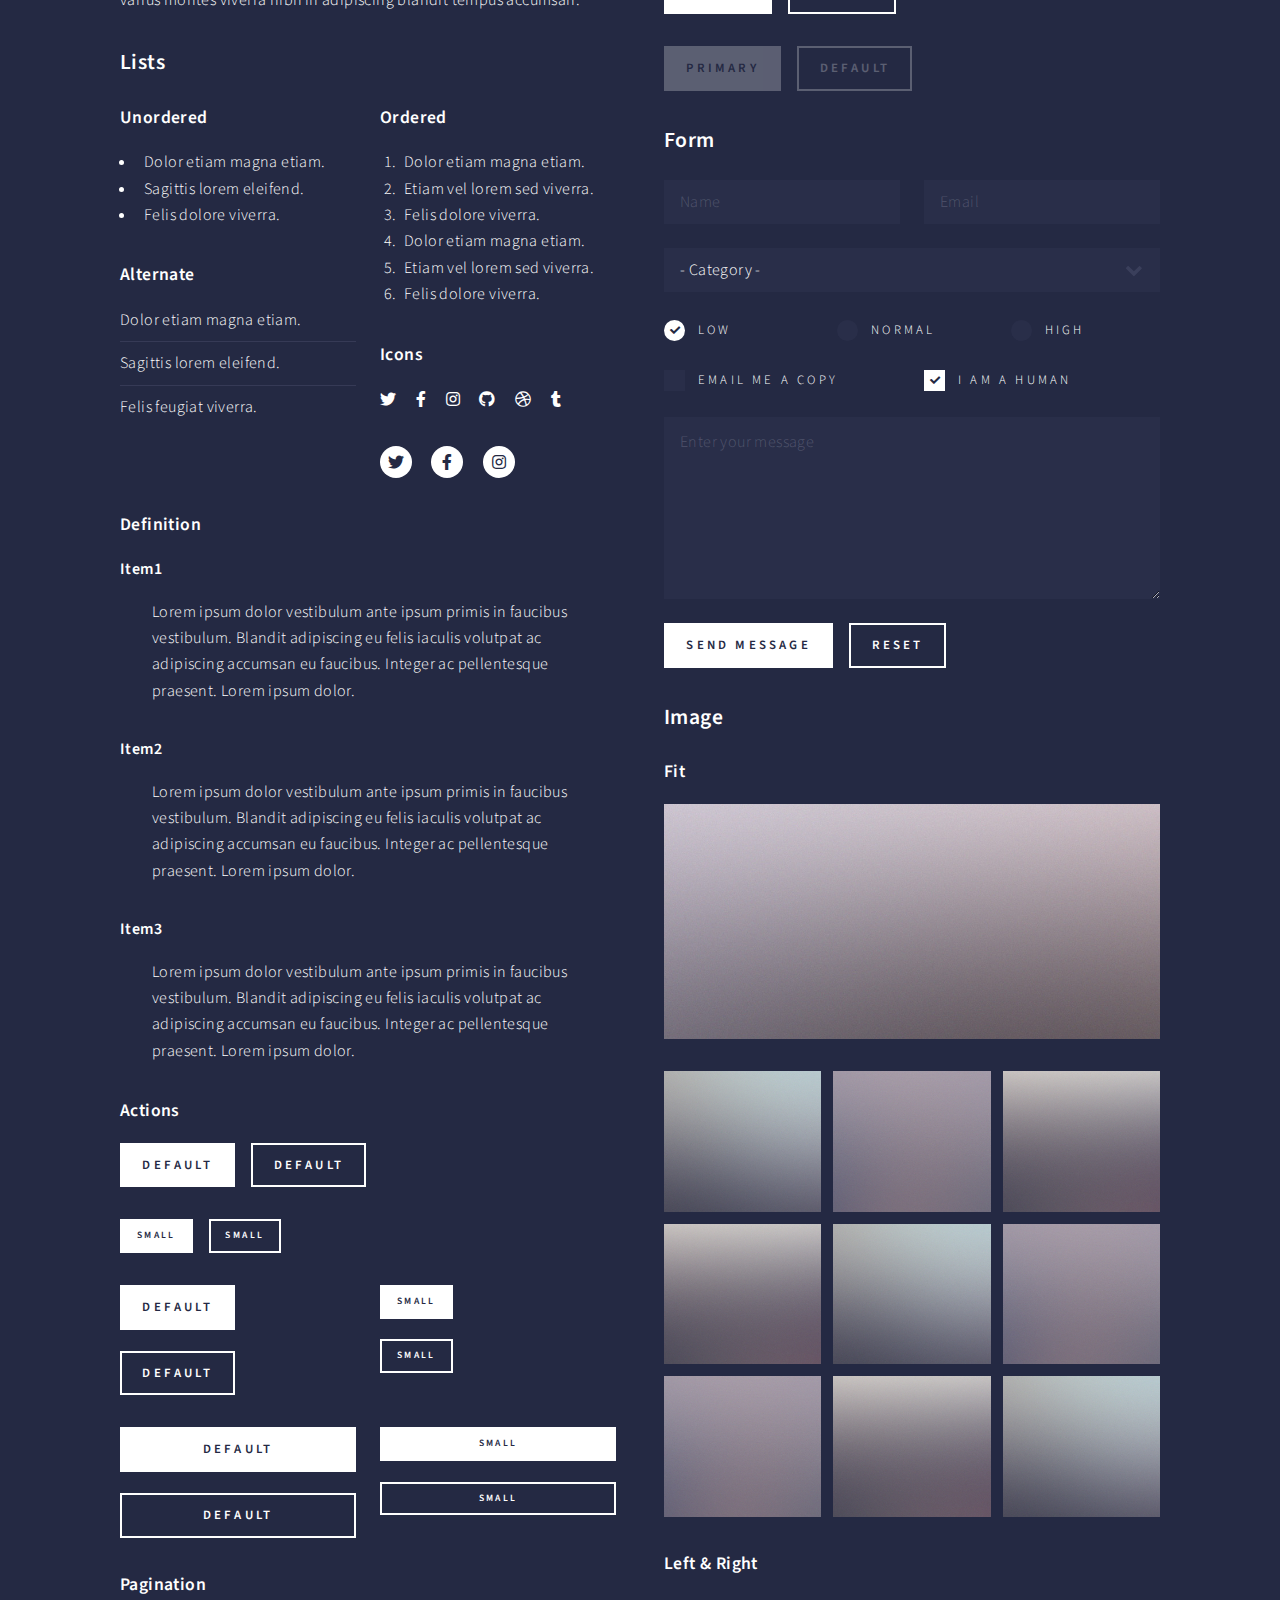
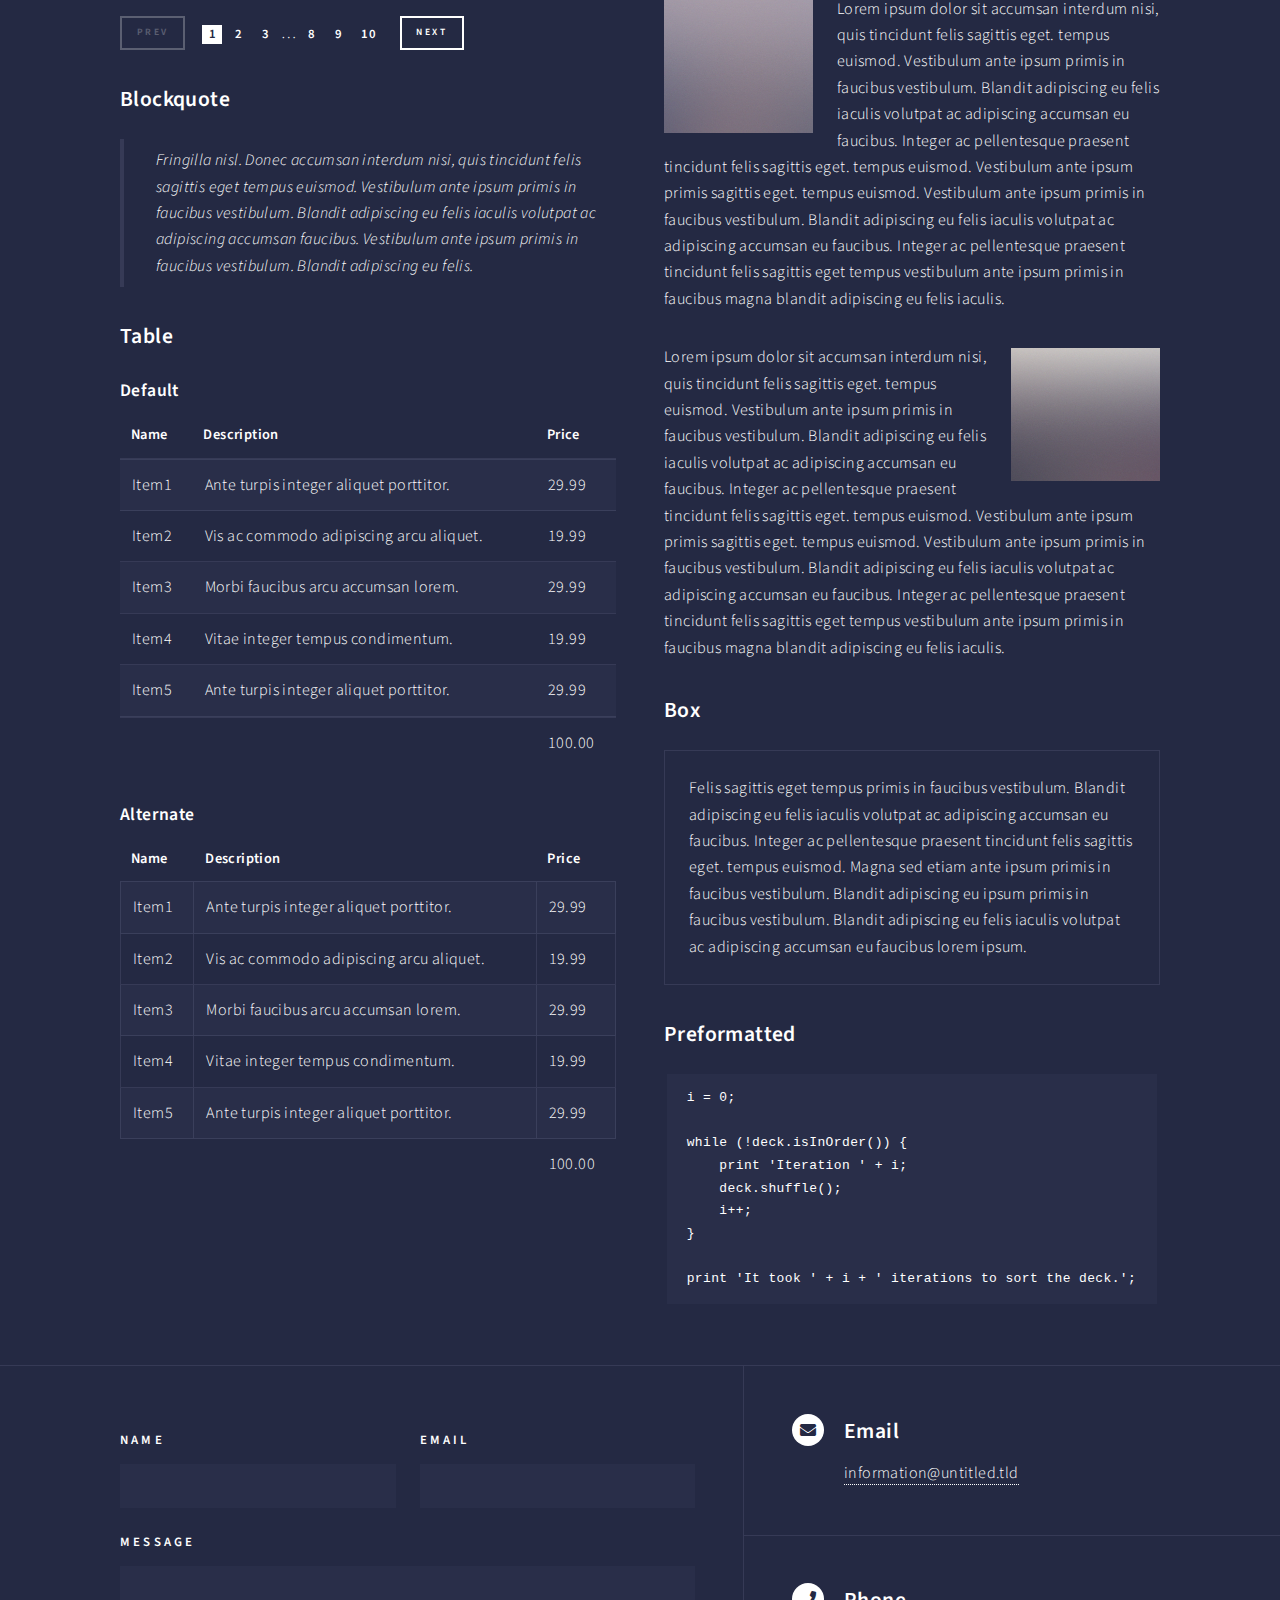
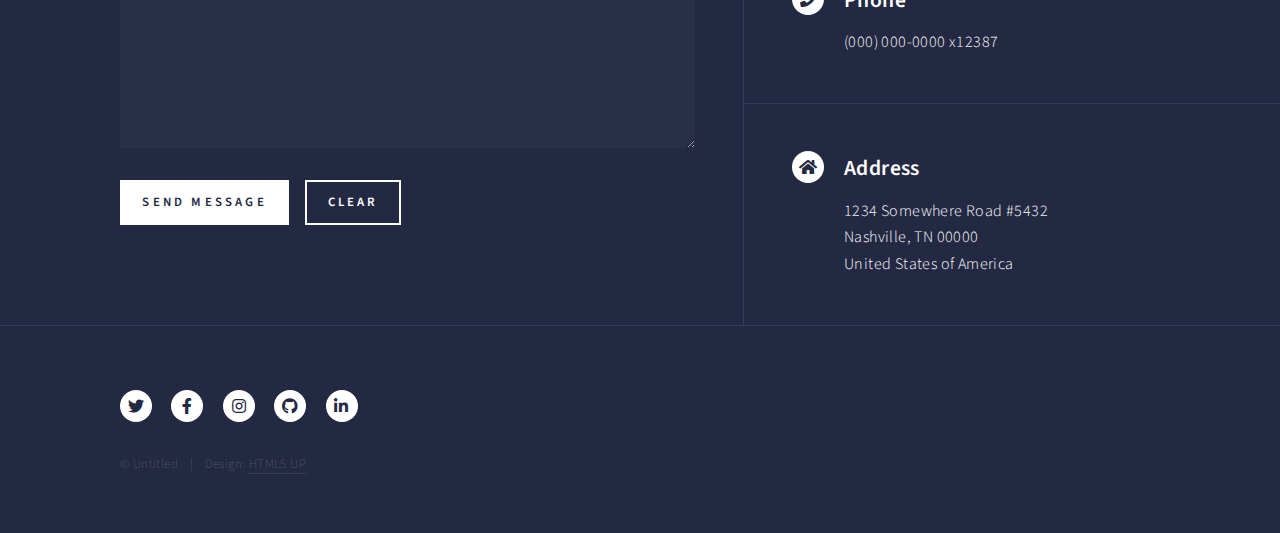
<file: elements.html>
<!DOCTYPE HTML>
<!--
	Forty by HTML5 UP
	html5up.net | @ajlkn
	Free for personal and commercial use under the CCA 3.0 license (html5up.net/license)
-->
<html>
	<head>
		<title>Elements - Forty by HTML5 UP</title>
		<meta charset="utf-8" />
		<meta name="viewport" content="width=device-width, initial-scale=1, user-scalable=no" />
		<link rel="stylesheet" href="assets/css/main.css" />
		<noscript><link rel="stylesheet" href="assets/css/noscript.css" /></noscript>
	</head>
	<body class="is-preload">

		<!-- Wrapper -->
			<div id="wrapper">

				<!-- Header -->
					<header id="header">
						<a href="index.html" class="logo"><strong>Forty</strong> <span>by HTML5 UP</span></a>
						<nav>
							<a href="#menu">Menu</a>
						</nav>
					</header>

				<!-- Menu -->
					<nav id="menu">
						<ul class="links">
							<li><a href="index.html">Home</a></li>
							<li><a href="landing.html">Landing</a></li>
							<li><a href="generic.html">Generic</a></li>
							<li><a href="elements.html">Elements</a></li>
						</ul>
						<ul class="actions stacked">
							<li><a href="#" class="button primary fit">Get Started</a></li>
							<li><a href="#" class="button fit">Log In</a></li>
						</ul>
					</nav>

				<!-- Main -->
					<div id="main" class="alt">

						<!-- One -->
							<section id="one">
								<div class="inner">
									<header class="major">
										<h1>Elements</h1>
									</header>

									<!-- Content -->
										<h2 id="content">Sample Content</h2>
										<p>Praesent ac adipiscing ullamcorper semper ut amet ac risus. Lorem sapien ut odio odio nunc. Ac adipiscing nibh porttitor erat risus justo adipiscing adipiscing amet placerat accumsan. Vis. Faucibus odio magna tempus adipiscing a non. In mi primis arcu ut non accumsan vivamus ac blandit adipiscing adipiscing arcu metus praesent turpis eu ac lacinia nunc ac commodo gravida adipiscing eget accumsan ac nunc adipiscing adipiscing.</p>
										<div class="row">
											<div class="col-6 col-12-small">
												<h3>Sem turpis amet semper</h3>
												<p>Nunc lacinia ante nunc ac lobortis. Interdum adipiscing gravida odio porttitor sem non mi integer non faucibus ornare mi ut ante amet placerat aliquet. Volutpat commodo eu sed ante lacinia. Sapien a lorem in integer ornare praesent commodo adipiscing arcu in massa commodo lorem accumsan at odio massa ac ac. Semper adipiscing varius montes viverra nibh in adipiscing blandit tempus accumsan.</p>
											</div>
											<div class="col-6 col-12-small">
												<h3>Magna odio tempus commodo</h3>
												<p>In arcu accumsan arcu adipiscing accumsan orci ac. Felis id enim aliquet. Accumsan ac integer lobortis commodo ornare aliquet accumsan erat tempus amet porttitor. Ante commodo blandit adipiscing integer semper orci eget. Faucibus commodo adipiscing mi eu nullam accumsan morbi arcu ornare odio mi adipiscing nascetur lacus ac interdum morbi accumsan vis mi accumsan ac praesent.</p>
											</div>
											<!-- Break -->
											<div class="col-4 col-12-medium">
												<h3>Interdum sapien gravida</h3>
												<p>Nunc lacinia ante nunc ac lobortis. Interdum adipiscing gravida odio porttitor sem non mi integer non faucibus ornare mi ut ante amet placerat aliquet. Volutpat eu sed ante lacinia sapien lorem accumsan varius montes viverra nibh in adipiscing blandit tempus accumsan.</p>
											</div>
											<div class="col-4 col-12-medium">
												<h3>Faucibus consequat lorem</h3>
												<p>Nunc lacinia ante nunc ac lobortis. Interdum adipiscing gravida odio porttitor sem non mi integer non faucibus ornare mi ut ante amet placerat aliquet. Volutpat eu sed ante lacinia sapien lorem accumsan varius montes viverra nibh in adipiscing blandit tempus accumsan.</p>
											</div>
											<div class="col-4 col-12-medium">
												<h3>Accumsan montes viverra</h3>
												<p>Nunc lacinia ante nunc ac lobortis. Interdum adipiscing gravida odio porttitor sem non mi integer non faucibus ornare mi ut ante amet placerat aliquet. Volutpat eu sed ante lacinia sapien lorem accumsan varius montes viverra nibh in adipiscing blandit tempus accumsan.</p>
											</div>
										</div>

									<hr class="major" />

									<!-- Elements -->
										<h2 id="elements">Elements</h2>
										<div class="row gtr-200">
											<div class="col-6 col-12-medium">

												<!-- Text stuff -->
													<h3>Text</h3>
													<p>This is <b>bold</b> and this is <strong>strong</strong>. This is <i>italic</i> and this is <em>emphasized</em>.
													This is <sup>superscript</sup> text and this is <sub>subscript</sub> text.
													This is <u>underlined</u> and this is code: <code>for (;;) { ... }</code>.
													Finally, this is a <a href="#">link</a>.</p>
													<hr />
													<h2>Heading Level 2</h2>
													<h3>Heading Level 3</h3>
													<h4>Heading Level 4</h4>
													<hr />
													<p>Nunc lacinia ante nunc ac lobortis. Interdum adipiscing gravida odio porttitor sem non mi integer non faucibus ornare mi ut ante amet placerat aliquet. Volutpat eu sed ante lacinia sapien lorem accumsan varius montes viverra nibh in adipiscing blandit tempus accumsan.</p>

												<!-- Lists -->
													<h3>Lists</h3>
													<div class="row">
														<div class="col-6 col-12-small">

															<h4>Unordered</h4>
															<ul>
																<li>Dolor etiam magna etiam.</li>
																<li>Sagittis lorem eleifend.</li>
																<li>Felis dolore viverra.</li>
															</ul>

															<h4>Alternate</h4>
															<ul class="alt">
																<li>Dolor etiam magna etiam.</li>
																<li>Sagittis lorem eleifend.</li>
																<li>Felis feugiat viverra.</li>
															</ul>

														</div>
														<div class="col-6 col-12-small">

															<h4>Ordered</h4>
															<ol>
																<li>Dolor etiam magna etiam.</li>
																<li>Etiam vel lorem sed viverra.</li>
																<li>Felis dolore viverra.</li>
																<li>Dolor etiam magna etiam.</li>
																<li>Etiam vel lorem sed viverra.</li>
																<li>Felis dolore viverra.</li>
															</ol>

															<h4>Icons</h4>
															<ul class="icons">
																<li><a href="#" class="icon brands fa-twitter"><span class="label">Twitter</span></a></li>
																<li><a href="#" class="icon brands fa-facebook-f"><span class="label">Facebook</span></a></li>
																<li><a href="#" class="icon brands fa-instagram"><span class="label">Instagram</span></a></li>
																<li><a href="#" class="icon brands fa-github"><span class="label">Github</span></a></li>
																<li><a href="#" class="icon brands fa-dribbble"><span class="label">Dribbble</span></a></li>
																<li><a href="#" class="icon brands fa-tumblr"><span class="label">Tumblr</span></a></li>
															</ul>
															<ul class="icons">
																<li><a href="#" class="icon brands alt fa-twitter"><span class="label">Twitter</span></a></li>
																<li><a href="#" class="icon brands alt fa-facebook-f"><span class="label">Facebook</span></a></li>
																<li><a href="#" class="icon brands alt fa-instagram"><span class="label">Instagram</span></a></li>
															</ul>

														</div>
													</div>
													<h4>Definition</h4>
													<dl>
														<dt>Item1</dt>
														<dd>
															<p>Lorem ipsum dolor vestibulum ante ipsum primis in faucibus vestibulum. Blandit adipiscing eu felis iaculis volutpat ac adipiscing accumsan eu faucibus. Integer ac pellentesque praesent. Lorem ipsum dolor.</p>
														</dd>
														<dt>Item2</dt>
														<dd>
															<p>Lorem ipsum dolor vestibulum ante ipsum primis in faucibus vestibulum. Blandit adipiscing eu felis iaculis volutpat ac adipiscing accumsan eu faucibus. Integer ac pellentesque praesent. Lorem ipsum dolor.</p>
														</dd>
														<dt>Item3</dt>
														<dd>
															<p>Lorem ipsum dolor vestibulum ante ipsum primis in faucibus vestibulum. Blandit adipiscing eu felis iaculis volutpat ac adipiscing accumsan eu faucibus. Integer ac pellentesque praesent. Lorem ipsum dolor.</p>
														</dd>
													</dl>

													<h4>Actions</h4>
													<ul class="actions">
														<li><a href="#" class="button primary">Default</a></li>
														<li><a href="#" class="button">Default</a></li>
													</ul>
													<ul class="actions small">
														<li><a href="#" class="button primary small">Small</a></li>
														<li><a href="#" class="button small">Small</a></li>
													</ul>
													<div class="row">
														<div class="col-6 col-12-small">
															<ul class="actions stacked">
																<li><a href="#" class="button primary">Default</a></li>
																<li><a href="#" class="button">Default</a></li>
															</ul>
														</div>
														<div class="col-6 col-12-small">
															<ul class="actions stacked">
																<li><a href="#" class="button primary small">Small</a></li>
																<li><a href="#" class="button small">Small</a></li>
															</ul>
														</div>
														<div class="col-6 col-12-small">
															<ul class="actions stacked">
																<li><a href="#" class="button primary fit">Default</a></li>
																<li><a href="#" class="button fit">Default</a></li>
															</ul>
														</div>
														<div class="col-6 col-12-small">
															<ul class="actions stacked">
																<li><a href="#" class="button primary small fit">Small</a></li>
																<li><a href="#" class="button small fit">Small</a></li>
															</ul>
														</div>
													</div>

													<h4>Pagination</h4>
													<ul class="pagination">
														<li><span class="button small disabled">Prev</span></li>
														<li><a href="#" class="page active">1</a></li>
														<li><a href="#" class="page">2</a></li>
														<li><a href="#" class="page">3</a></li>
														<li><span>&hellip;</span></li>
														<li><a href="#" class="page">8</a></li>
														<li><a href="#" class="page">9</a></li>
														<li><a href="#" class="page">10</a></li>
														<li><a href="#" class="button small">Next</a></li>
													</ul>

												<!-- Blockquote -->
													<h3>Blockquote</h3>
													<blockquote>Fringilla nisl. Donec accumsan interdum nisi, quis tincidunt felis sagittis eget tempus euismod. Vestibulum ante ipsum primis in faucibus vestibulum. Blandit adipiscing eu felis iaculis volutpat ac adipiscing accumsan faucibus. Vestibulum ante ipsum primis in faucibus vestibulum. Blandit adipiscing eu felis.</blockquote>

												<!-- Table -->
													<h3>Table</h3>

													<h4>Default</h4>
													<div class="table-wrapper">
														<table>
															<thead>
																<tr>
																	<th>Name</th>
																	<th>Description</th>
																	<th>Price</th>
																</tr>
															</thead>
															<tbody>
																<tr>
																	<td>Item1</td>
																	<td>Ante turpis integer aliquet porttitor.</td>
																	<td>29.99</td>
																</tr>
																<tr>
																	<td>Item2</td>
																	<td>Vis ac commodo adipiscing arcu aliquet.</td>
																	<td>19.99</td>
																</tr>
																<tr>
																	<td>Item3</td>
																	<td> Morbi faucibus arcu accumsan lorem.</td>
																	<td>29.99</td>
																</tr>
																<tr>
																	<td>Item4</td>
																	<td>Vitae integer tempus condimentum.</td>
																	<td>19.99</td>
																</tr>
																<tr>
																	<td>Item5</td>
																	<td>Ante turpis integer aliquet porttitor.</td>
																	<td>29.99</td>
																</tr>
															</tbody>
															<tfoot>
																<tr>
																	<td colspan="2"></td>
																	<td>100.00</td>
																</tr>
															</tfoot>
														</table>
													</div>

													<h4>Alternate</h4>
													<div class="table-wrapper">
														<table class="alt">
															<thead>
																<tr>
																	<th>Name</th>
																	<th>Description</th>
																	<th>Price</th>
																</tr>
															</thead>
															<tbody>
																<tr>
																	<td>Item1</td>
																	<td>Ante turpis integer aliquet porttitor.</td>
																	<td>29.99</td>
																</tr>
																<tr>
																	<td>Item2</td>
																	<td>Vis ac commodo adipiscing arcu aliquet.</td>
																	<td>19.99</td>
																</tr>
																<tr>
																	<td>Item3</td>
																	<td> Morbi faucibus arcu accumsan lorem.</td>
																	<td>29.99</td>
																</tr>
																<tr>
																	<td>Item4</td>
																	<td>Vitae integer tempus condimentum.</td>
																	<td>19.99</td>
																</tr>
																<tr>
																	<td>Item5</td>
																	<td>Ante turpis integer aliquet porttitor.</td>
																	<td>29.99</td>
																</tr>
															</tbody>
															<tfoot>
																<tr>
																	<td colspan="2"></td>
																	<td>100.00</td>
																</tr>
															</tfoot>
														</table>
													</div>

											</div>
											<div class="col-6 col-12-medium">

												<!-- Buttons -->
													<h3>Buttons</h3>
													<ul class="actions">
														<li><a href="#" class="button primary">Primary</a></li>
														<li><a href="#" class="button">Default</a></li>
													</ul>
													<div class="row">
														<div class="col-6 col-12-xsmall">
															<ul class="actions stacked">
																<li><a href="#" class="button large">Large</a></li>
																<li><a href="#" class="button">Default</a></li>
																<li><a href="#" class="button small">Small</a></li>
															</ul>
														</div>
														<div class="col-6 col-12-xsmall">
															<ul class="actions stacked">
																<li><a href="#" class="button primary large">Large</a></li>
																<li><a href="#" class="button primary">Default</a></li>
																<li><a href="#" class="button primary small">Small</a></li>
															</ul>
														</div>
													</div>
													<ul class="actions fit">
														<li><a href="#" class="button primary fit">Fit</a></li>
														<li><a href="#" class="button fit">Fit</a></li>
													</ul>
													<ul class="actions fit small">
														<li><a href="#" class="button primary fit small">Fit + Small</a></li>
														<li><a href="#" class="button fit small">Fit + Small</a></li>
													</ul>
													<ul class="actions">
														<li><a href="#" class="button primary icon solid fa-search">Icon</a></li>
														<li><a href="#" class="button icon solid fa-download">Icon</a></li>
													</ul>
													<ul class="actions">
														<li><span class="button primary disabled">Primary</span></li>
														<li><span class="button disabled">Default</span></li>
													</ul>

												<!-- Form -->
													<h3>Form</h3>

													<form method="post" action="#">
														<div class="row gtr-uniform">
															<div class="col-6 col-12-xsmall">
																<input type="text" name="demo-name" id="demo-name" value="" placeholder="Name" />
															</div>
															<div class="col-6 col-12-xsmall">
																<input type="email" name="demo-email" id="demo-email" value="" placeholder="Email" />
															</div>
															<!-- Break -->
															<div class="col-12">
																<select name="demo-category" id="demo-category">
																	<option value="">- Category -</option>
																	<option value="1">Manufacturing</option>
																	<option value="1">Shipping</option>
																	<option value="1">Administration</option>
																	<option value="1">Human Resources</option>
																</select>
															</div>
															<!-- Break -->
															<div class="col-4 col-12-small">
																<input type="radio" id="demo-priority-low" name="demo-priority" checked>
																<label for="demo-priority-low">Low</label>
															</div>
															<div class="col-4 col-12-small">
																<input type="radio" id="demo-priority-normal" name="demo-priority">
																<label for="demo-priority-normal">Normal</label>
															</div>
															<div class="col-4 col-12-small">
																<input type="radio" id="demo-priority-high" name="demo-priority">
																<label for="demo-priority-high">High</label>
															</div>
															<!-- Break -->
															<div class="col-6 col-12-small">
																<input type="checkbox" id="demo-copy" name="demo-copy">
																<label for="demo-copy">Email me a copy</label>
															</div>
															<div class="col-6 col-12-small">
																<input type="checkbox" id="demo-human" name="demo-human" checked>
																<label for="demo-human">I am a human</label>
															</div>
															<!-- Break -->
															<div class="col-12">
																<textarea name="demo-message" id="demo-message" placeholder="Enter your message" rows="6"></textarea>
															</div>
															<!-- Break -->
															<div class="col-12">
																<ul class="actions">
																	<li><input type="submit" value="Send Message" class="primary" /></li>
																	<li><input type="reset" value="Reset" /></li>
																</ul>
															</div>
														</div>
													</form>

												<!-- Image -->
													<h3>Image</h3>

													<h4>Fit</h4>
													<span class="image fit"><img src="images/pic03.jpg" alt="" /></span>
													<div class="box alt">
														<div class="row gtr-50 gtr-uniform">
															<div class="col-4"><span class="image fit"><img src="images/pic08.jpg" alt="" /></span></div>
															<div class="col-4"><span class="image fit"><img src="images/pic09.jpg" alt="" /></span></div>
															<div class="col-4"><span class="image fit"><img src="images/pic10.jpg" alt="" /></span></div>
															<!-- Break -->
															<div class="col-4"><span class="image fit"><img src="images/pic10.jpg" alt="" /></span></div>
															<div class="col-4"><span class="image fit"><img src="images/pic08.jpg" alt="" /></span></div>
															<div class="col-4"><span class="image fit"><img src="images/pic09.jpg" alt="" /></span></div>
															<!-- Break -->
															<div class="col-4"><span class="image fit"><img src="images/pic09.jpg" alt="" /></span></div>
															<div class="col-4"><span class="image fit"><img src="images/pic10.jpg" alt="" /></span></div>
															<div class="col-4"><span class="image fit"><img src="images/pic08.jpg" alt="" /></span></div>
														</div>
													</div>

													<h4>Left &amp; Right</h4>
													<p><span class="image left"><img src="images/pic09.jpg" alt="" /></span>Lorem ipsum dolor sit accumsan interdum nisi, quis tincidunt felis sagittis eget. tempus euismod. Vestibulum ante ipsum primis in faucibus vestibulum. Blandit adipiscing eu felis iaculis volutpat ac adipiscing accumsan eu faucibus. Integer ac pellentesque praesent tincidunt felis sagittis eget. tempus euismod. Vestibulum ante ipsum primis sagittis eget. tempus euismod. Vestibulum ante ipsum primis in faucibus vestibulum. Blandit adipiscing eu felis iaculis volutpat ac adipiscing accumsan eu faucibus. Integer ac pellentesque praesent tincidunt felis sagittis eget tempus vestibulum ante ipsum primis in faucibus magna blandit adipiscing eu felis iaculis.</p>
													<p><span class="image right"><img src="images/pic10.jpg" alt="" /></span>Lorem ipsum dolor sit accumsan interdum nisi, quis tincidunt felis sagittis eget. tempus euismod. Vestibulum ante ipsum primis in faucibus vestibulum. Blandit adipiscing eu felis iaculis volutpat ac adipiscing accumsan eu faucibus. Integer ac pellentesque praesent tincidunt felis sagittis eget. tempus euismod. Vestibulum ante ipsum primis sagittis eget. tempus euismod. Vestibulum ante ipsum primis in faucibus vestibulum. Blandit adipiscing eu felis iaculis volutpat ac adipiscing accumsan eu faucibus. Integer ac pellentesque praesent tincidunt felis sagittis eget tempus vestibulum ante ipsum primis in faucibus magna blandit adipiscing eu felis iaculis.</p>

												<!-- Box -->
													<h3>Box</h3>
													<div class="box">
														<p>Felis sagittis eget tempus primis in faucibus vestibulum. Blandit adipiscing eu felis iaculis volutpat ac adipiscing accumsan eu faucibus. Integer ac pellentesque praesent tincidunt felis sagittis eget. tempus euismod. Magna sed etiam ante ipsum primis in faucibus vestibulum. Blandit adipiscing eu ipsum primis in faucibus vestibulum. Blandit adipiscing eu felis iaculis volutpat ac adipiscing accumsan eu faucibus lorem ipsum.</p>
													</div>

												<!-- Preformatted Code -->
													<h3>Preformatted</h3>
													<pre><code>i = 0;

while (!deck.isInOrder()) {
    print 'Iteration ' + i;
    deck.shuffle();
    i++;
}

print 'It took ' + i + ' iterations to sort the deck.';
</code></pre>

											</div>
										</div>

								</div>
							</section>

					</div>

				<!-- Contact -->
					<section id="contact">
						<div class="inner">
							<section>
								<form method="post" action="#">
									<div class="fields">
										<div class="field half">
											<label for="name">Name</label>
											<input type="text" name="name" id="name" />
										</div>
										<div class="field half">
											<label for="email">Email</label>
											<input type="text" name="email" id="email" />
										</div>
										<div class="field">
											<label for="message">Message</label>
											<textarea name="message" id="message" rows="6"></textarea>
										</div>
									</div>
									<ul class="actions">
										<li><input type="submit" value="Send Message" class="primary" /></li>
										<li><input type="reset" value="Clear" /></li>
									</ul>
								</form>
							</section>
							<section class="split">
								<section>
									<div class="contact-method">
										<span class="icon solid alt fa-envelope"></span>
										<h3>Email</h3>
										<a href="#">information@untitled.tld</a>
									</div>
								</section>
								<section>
									<div class="contact-method">
										<span class="icon solid alt fa-phone"></span>
										<h3>Phone</h3>
										<span>(000) 000-0000 x12387</span>
									</div>
								</section>
								<section>
									<div class="contact-method">
										<span class="icon solid alt fa-home"></span>
										<h3>Address</h3>
										<span>1234 Somewhere Road #5432<br />
										Nashville, TN 00000<br />
										United States of America</span>
									</div>
								</section>
							</section>
						</div>
					</section>

				<!-- Footer -->
					<footer id="footer">
						<div class="inner">
							<ul class="icons">
								<li><a href="#" class="icon brands alt fa-twitter"><span class="label">Twitter</span></a></li>
								<li><a href="#" class="icon brands alt fa-facebook-f"><span class="label">Facebook</span></a></li>
								<li><a href="#" class="icon brands alt fa-instagram"><span class="label">Instagram</span></a></li>
								<li><a href="#" class="icon brands alt fa-github"><span class="label">GitHub</span></a></li>
								<li><a href="#" class="icon brands alt fa-linkedin-in"><span class="label">LinkedIn</span></a></li>
							</ul>
							<ul class="copyright">
								<li>&copy; Untitled</li><li>Design: <a href="https://html5up.net">HTML5 UP</a></li>
							</ul>
						</div>
					</footer>

			</div>

		<!-- Scripts -->
			<script src="assets/js/jquery.min.js"></script>
			<script src="assets/js/jquery.scrolly.min.js"></script>
			<script src="assets/js/jquery.scrollex.min.js"></script>
			<script src="assets/js/browser.min.js"></script>
			<script src="assets/js/breakpoints.min.js"></script>
			<script src="assets/js/util.js"></script>
			<script src="assets/js/main.js"></script>

	</body>
</html>
</file>
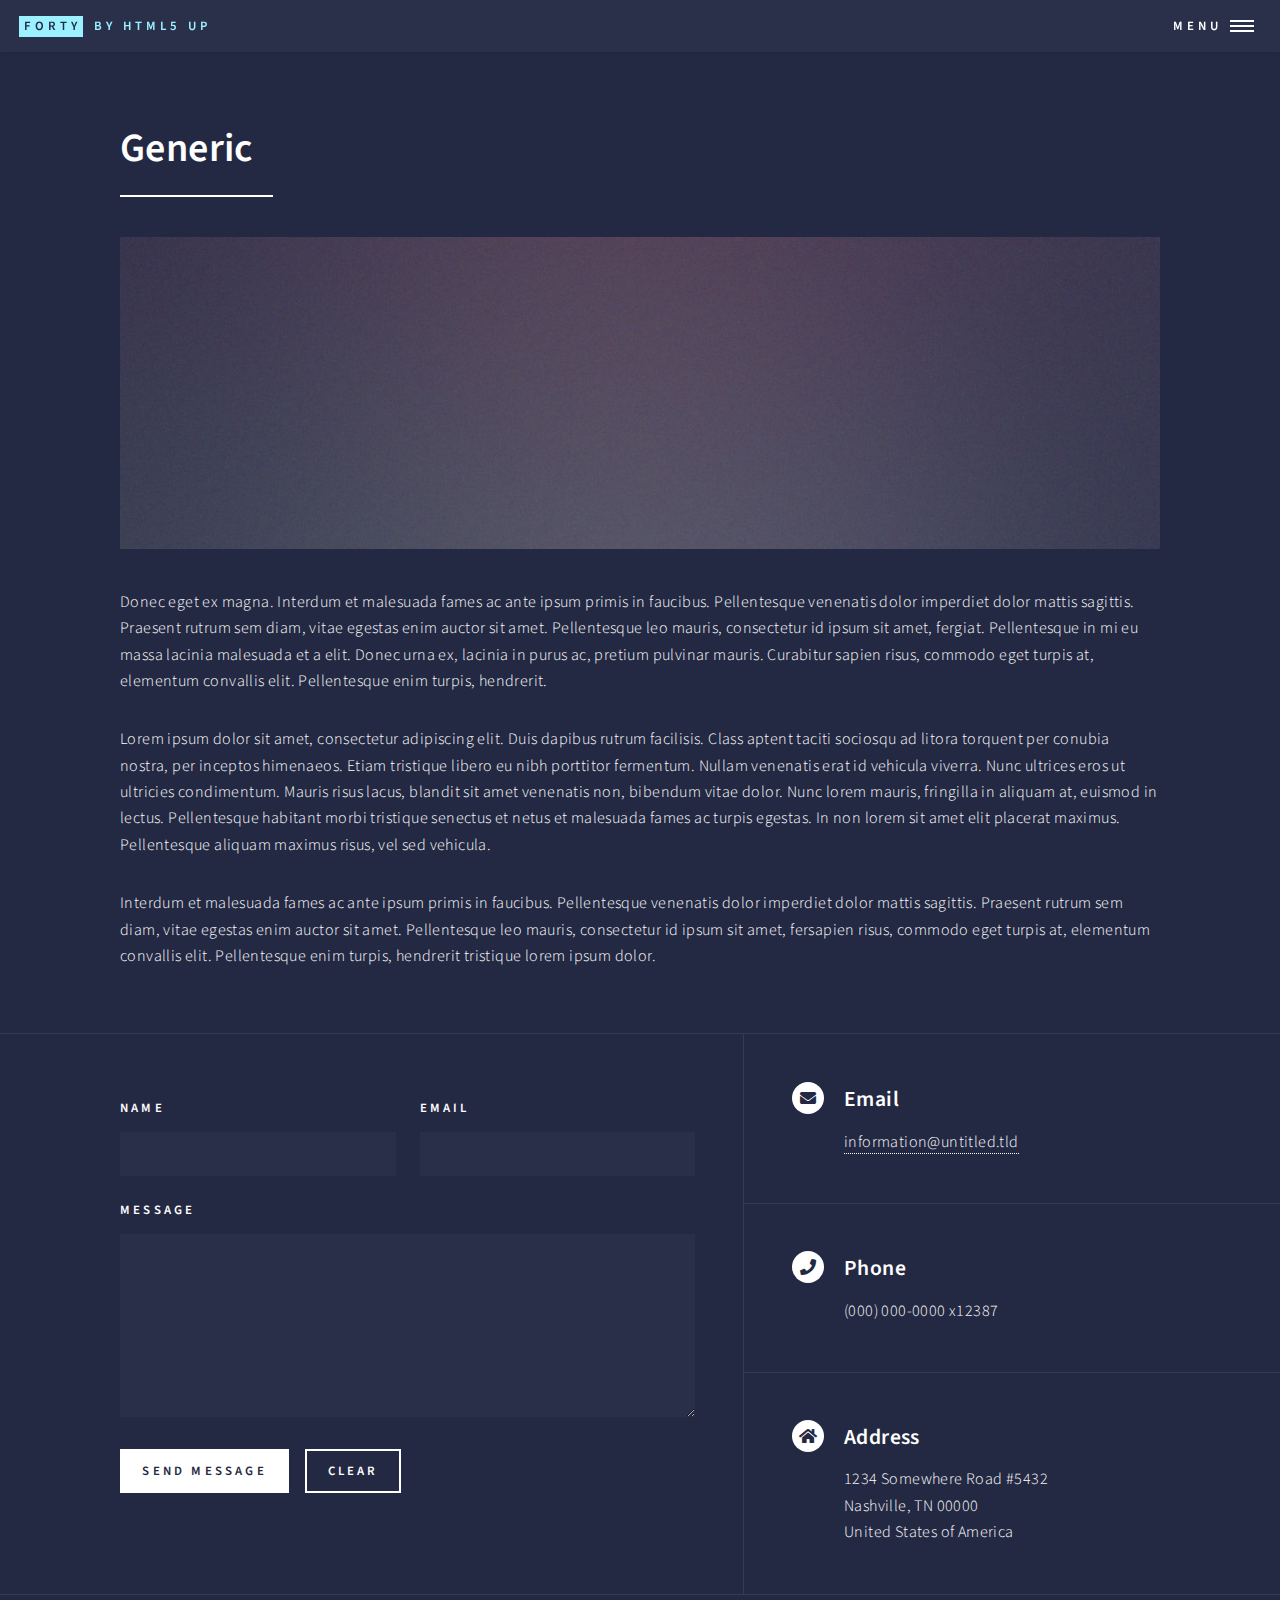
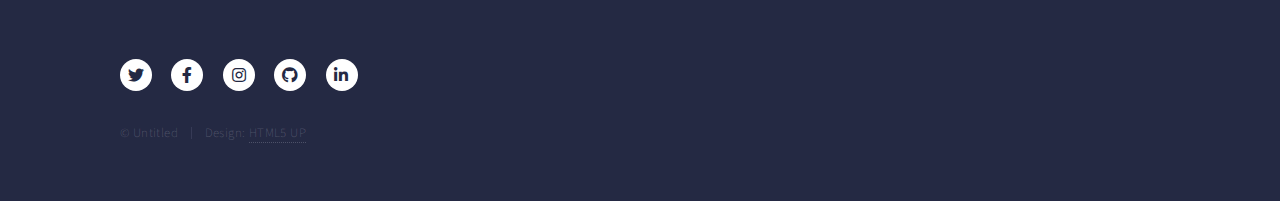
<file: generic.html>
<!DOCTYPE HTML>
<!--
	Forty by HTML5 UP
	html5up.net | @ajlkn
	Free for personal and commercial use under the CCA 3.0 license (html5up.net/license)
-->
<html>
	<head>
		<title>Generic - Forty by HTML5 UP</title>
		<meta charset="utf-8" />
		<meta name="viewport" content="width=device-width, initial-scale=1, user-scalable=no" />
		<link rel="stylesheet" href="assets/css/main.css" />
		<noscript><link rel="stylesheet" href="assets/css/noscript.css" /></noscript>
	</head>
	<body class="is-preload">

		<!-- Wrapper -->
			<div id="wrapper">

				<!-- Header -->
					<header id="header">
						<a href="index.html" class="logo"><strong>Forty</strong> <span>by HTML5 UP</span></a>
						<nav>
							<a href="#menu">Menu</a>
						</nav>
					</header>

				<!-- Menu -->
					<nav id="menu">
						<ul class="links">
							<li><a href="index.html">Home</a></li>
							<li><a href="landing.html">Landing</a></li>
							<li><a href="generic.html">Generic</a></li>
							<li><a href="elements.html">Elements</a></li>
						</ul>
						<ul class="actions stacked">
							<li><a href="#" class="button primary fit">Get Started</a></li>
							<li><a href="#" class="button fit">Log In</a></li>
						</ul>
					</nav>

				<!-- Main -->
					<div id="main" class="alt">

						<!-- One -->
							<section id="one">
								<div class="inner">
									<header class="major">
										<h1>Generic</h1>
									</header>
									<span class="image main"><img src="images/pic11.jpg" alt="" /></span>
									<p>Donec eget ex magna. Interdum et malesuada fames ac ante ipsum primis in faucibus. Pellentesque venenatis dolor imperdiet dolor mattis sagittis. Praesent rutrum sem diam, vitae egestas enim auctor sit amet. Pellentesque leo mauris, consectetur id ipsum sit amet, fergiat. Pellentesque in mi eu massa lacinia malesuada et a elit. Donec urna ex, lacinia in purus ac, pretium pulvinar mauris. Curabitur sapien risus, commodo eget turpis at, elementum convallis elit. Pellentesque enim turpis, hendrerit.</p>
									<p>Lorem ipsum dolor sit amet, consectetur adipiscing elit. Duis dapibus rutrum facilisis. Class aptent taciti sociosqu ad litora torquent per conubia nostra, per inceptos himenaeos. Etiam tristique libero eu nibh porttitor fermentum. Nullam venenatis erat id vehicula viverra. Nunc ultrices eros ut ultricies condimentum. Mauris risus lacus, blandit sit amet venenatis non, bibendum vitae dolor. Nunc lorem mauris, fringilla in aliquam at, euismod in lectus. Pellentesque habitant morbi tristique senectus et netus et malesuada fames ac turpis egestas. In non lorem sit amet elit placerat maximus. Pellentesque aliquam maximus risus, vel sed vehicula.</p>
									<p>Interdum et malesuada fames ac ante ipsum primis in faucibus. Pellentesque venenatis dolor imperdiet dolor mattis sagittis. Praesent rutrum sem diam, vitae egestas enim auctor sit amet. Pellentesque leo mauris, consectetur id ipsum sit amet, fersapien risus, commodo eget turpis at, elementum convallis elit. Pellentesque enim turpis, hendrerit tristique lorem ipsum dolor.</p>
								</div>
							</section>

					</div>

				<!-- Contact -->
					<section id="contact">
						<div class="inner">
							<section>
								<form method="post" action="#">
									<div class="fields">
										<div class="field half">
											<label for="name">Name</label>
											<input type="text" name="name" id="name" />
										</div>
										<div class="field half">
											<label for="email">Email</label>
											<input type="text" name="email" id="email" />
										</div>
										<div class="field">
											<label for="message">Message</label>
											<textarea name="message" id="message" rows="6"></textarea>
										</div>
									</div>
									<ul class="actions">
										<li><input type="submit" value="Send Message" class="primary" /></li>
										<li><input type="reset" value="Clear" /></li>
									</ul>
								</form>
							</section>
							<section class="split">
								<section>
									<div class="contact-method">
										<span class="icon solid alt fa-envelope"></span>
										<h3>Email</h3>
										<a href="#">information@untitled.tld</a>
									</div>
								</section>
								<section>
									<div class="contact-method">
										<span class="icon solid alt fa-phone"></span>
										<h3>Phone</h3>
										<span>(000) 000-0000 x12387</span>
									</div>
								</section>
								<section>
									<div class="contact-method">
										<span class="icon solid alt fa-home"></span>
										<h3>Address</h3>
										<span>1234 Somewhere Road #5432<br />
										Nashville, TN 00000<br />
										United States of America</span>
									</div>
								</section>
							</section>
						</div>
					</section>

				<!-- Footer -->
					<footer id="footer">
						<div class="inner">
							<ul class="icons">
								<li><a href="#" class="icon brands alt fa-twitter"><span class="label">Twitter</span></a></li>
								<li><a href="#" class="icon brands alt fa-facebook-f"><span class="label">Facebook</span></a></li>
								<li><a href="#" class="icon brands alt fa-instagram"><span class="label">Instagram</span></a></li>
								<li><a href="#" class="icon brands alt fa-github"><span class="label">GitHub</span></a></li>
								<li><a href="#" class="icon brands alt fa-linkedin-in"><span class="label">LinkedIn</span></a></li>
							</ul>
							<ul class="copyright">
								<li>&copy; Untitled</li><li>Design: <a href="https://html5up.net">HTML5 UP</a></li>
							</ul>
						</div>
					</footer>

			</div>

		<!-- Scripts -->
			<script src="assets/js/jquery.min.js"></script>
			<script src="assets/js/jquery.scrolly.min.js"></script>
			<script src="assets/js/jquery.scrollex.min.js"></script>
			<script src="assets/js/browser.min.js"></script>
			<script src="assets/js/breakpoints.min.js"></script>
			<script src="assets/js/util.js"></script>
			<script src="assets/js/main.js"></script>

	</body>
</html>
</file>
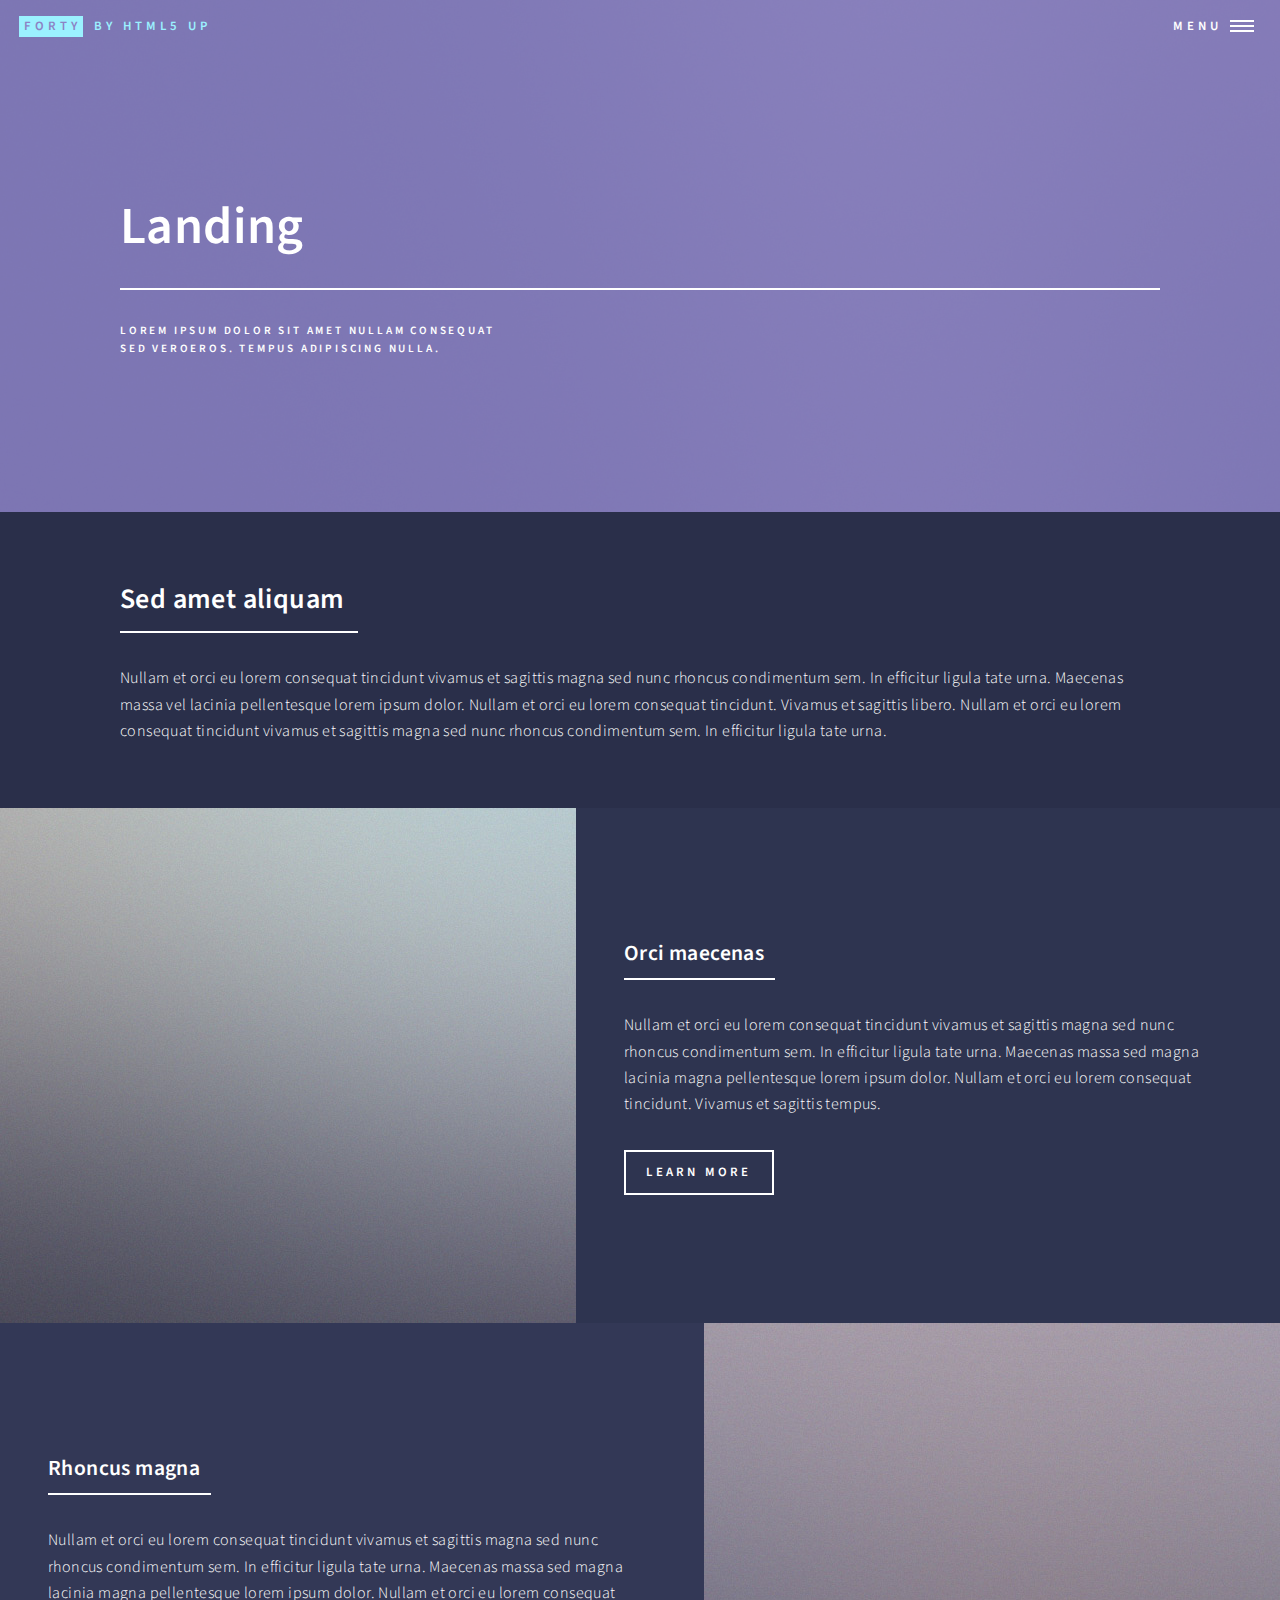
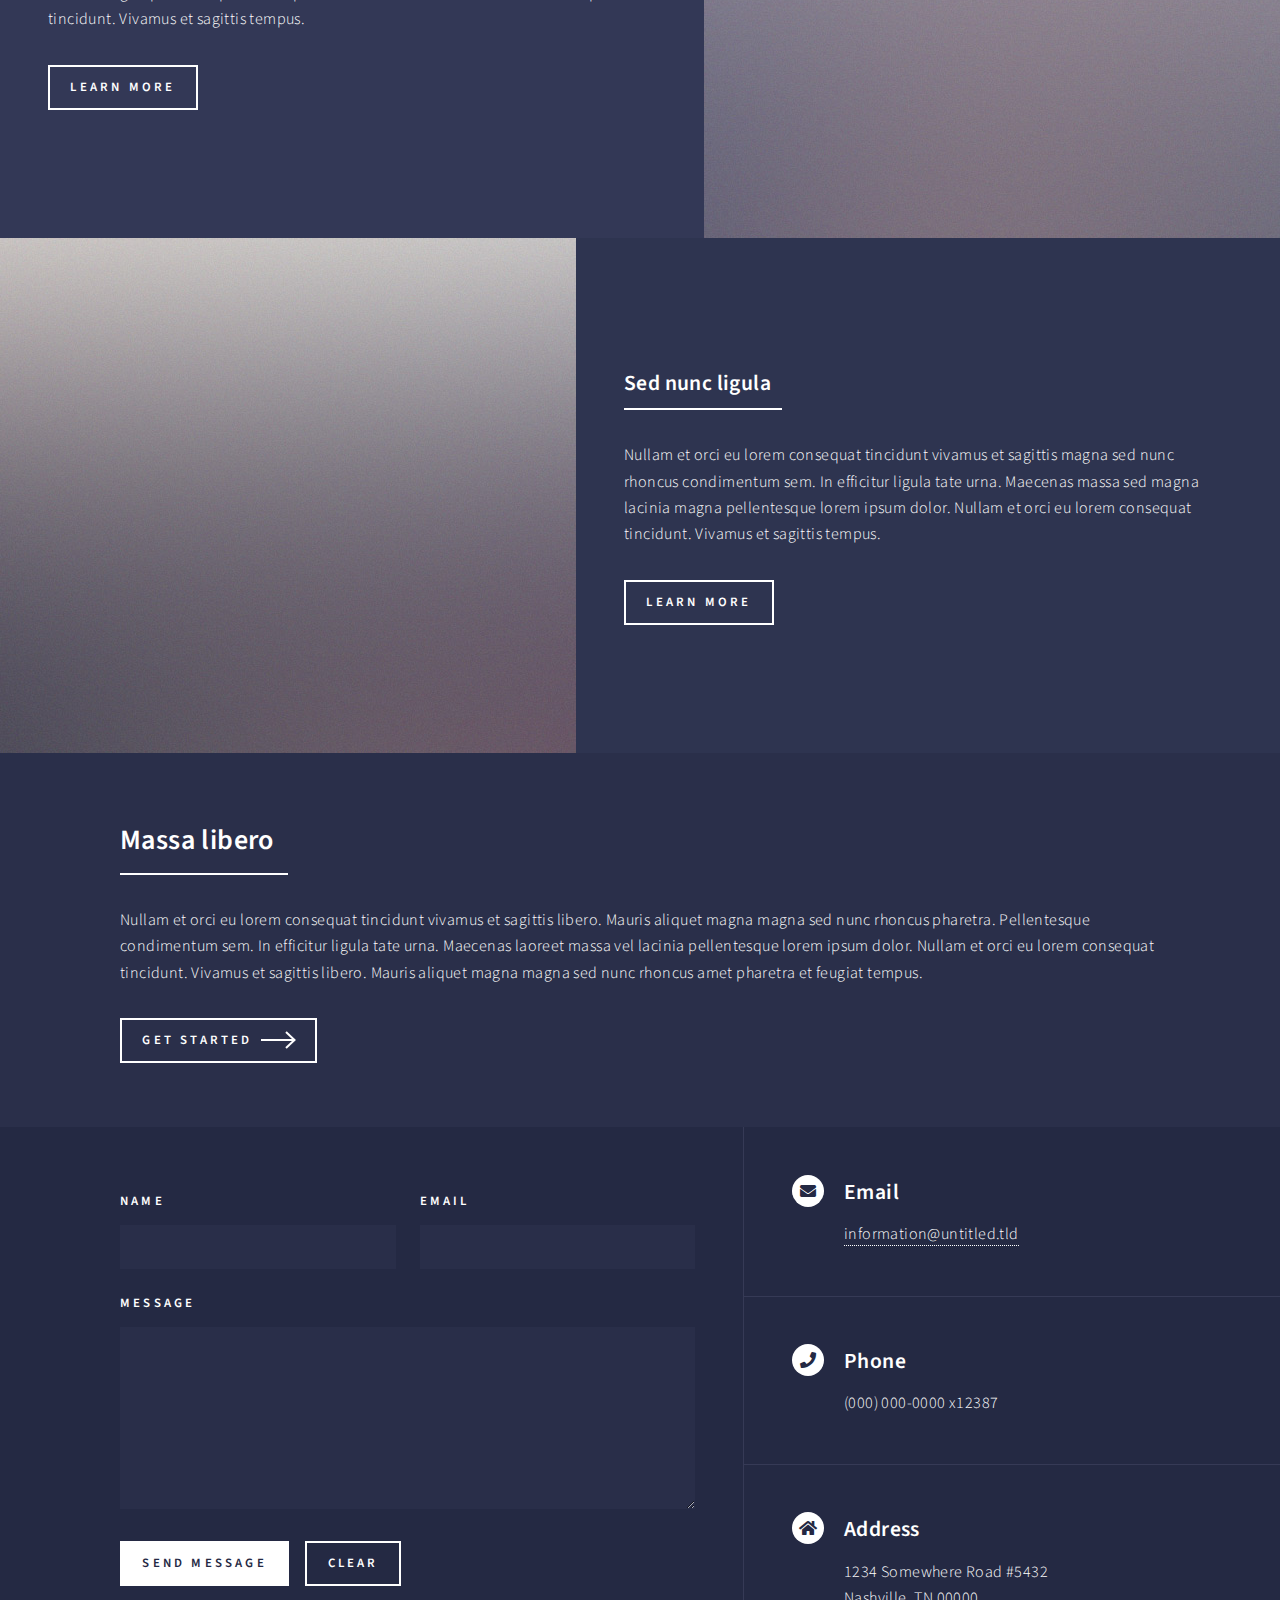
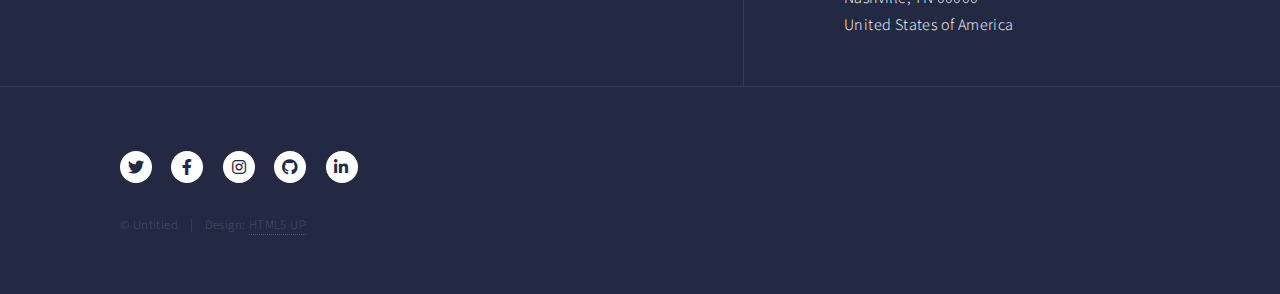
<file: landing.html>
<!DOCTYPE HTML>
<!--
	Forty by HTML5 UP
	html5up.net | @ajlkn
	Free for personal and commercial use under the CCA 3.0 license (html5up.net/license)
-->
<html>
	<head>
		<title>Landing - Forty by HTML5 UP</title>
		<meta charset="utf-8" />
		<meta name="viewport" content="width=device-width, initial-scale=1, user-scalable=no" />
		<link rel="stylesheet" href="assets/css/main.css" />
		<noscript><link rel="stylesheet" href="assets/css/noscript.css" /></noscript>
	</head>
	<body class="is-preload">

		<!-- Wrapper -->
			<div id="wrapper">

				<!-- Header -->
				<!-- Note: The "styleN" class below should match that of the banner element. -->
					<header id="header" class="alt style2">
						<a href="index.html" class="logo"><strong>Forty</strong> <span>by HTML5 UP</span></a>
						<nav>
							<a href="#menu">Menu</a>
						</nav>
					</header>

				<!-- Menu -->
					<nav id="menu">
						<ul class="links">
							<li><a href="index.html">Home</a></li>
							<li><a href="landing.html">Landing</a></li>
							<li><a href="generic.html">Generic</a></li>
							<li><a href="elements.html">Elements</a></li>
						</ul>
						<ul class="actions stacked">
							<li><a href="#" class="button primary fit">Get Started</a></li>
							<li><a href="#" class="button fit">Log In</a></li>
						</ul>
					</nav>

				<!-- Banner -->
				<!-- Note: The "styleN" class below should match that of the header element. -->
					<section id="banner" class="style2">
						<div class="inner">
							<span class="image">
								<img src="images/pic07.jpg" alt="" />
							</span>
							<header class="major">
								<h1>Landing</h1>
							</header>
							<div class="content">
								<p>Lorem ipsum dolor sit amet nullam consequat<br />
								sed veroeros. tempus adipiscing nulla.</p>
							</div>
						</div>
					</section>

				<!-- Main -->
					<div id="main">

						<!-- One -->
							<section id="one">
								<div class="inner">
									<header class="major">
										<h2>Sed amet aliquam</h2>
									</header>
									<p>Nullam et orci eu lorem consequat tincidunt vivamus et sagittis magna sed nunc rhoncus condimentum sem. In efficitur ligula tate urna. Maecenas massa vel lacinia pellentesque lorem ipsum dolor. Nullam et orci eu lorem consequat tincidunt. Vivamus et sagittis libero. Nullam et orci eu lorem consequat tincidunt vivamus et sagittis magna sed nunc rhoncus condimentum sem. In efficitur ligula tate urna.</p>
								</div>
							</section>

						<!-- Two -->
							<section id="two" class="spotlights">
								<section>
									<a href="generic.html" class="image">
										<img src="images/pic08.jpg" alt="" data-position="center center" />
									</a>
									<div class="content">
										<div class="inner">
											<header class="major">
												<h3>Orci maecenas</h3>
											</header>
											<p>Nullam et orci eu lorem consequat tincidunt vivamus et sagittis magna sed nunc rhoncus condimentum sem. In efficitur ligula tate urna. Maecenas massa sed magna lacinia magna pellentesque lorem ipsum dolor. Nullam et orci eu lorem consequat tincidunt. Vivamus et sagittis tempus.</p>
											<ul class="actions">
												<li><a href="generic.html" class="button">Learn more</a></li>
											</ul>
										</div>
									</div>
								</section>
								<section>
									<a href="generic.html" class="image">
										<img src="images/pic09.jpg" alt="" data-position="top center" />
									</a>
									<div class="content">
										<div class="inner">
											<header class="major">
												<h3>Rhoncus magna</h3>
											</header>
											<p>Nullam et orci eu lorem consequat tincidunt vivamus et sagittis magna sed nunc rhoncus condimentum sem. In efficitur ligula tate urna. Maecenas massa sed magna lacinia magna pellentesque lorem ipsum dolor. Nullam et orci eu lorem consequat tincidunt. Vivamus et sagittis tempus.</p>
											<ul class="actions">
												<li><a href="generic.html" class="button">Learn more</a></li>
											</ul>
										</div>
									</div>
								</section>
								<section>
									<a href="generic.html" class="image">
										<img src="images/pic10.jpg" alt="" data-position="25% 25%" />
									</a>
									<div class="content">
										<div class="inner">
											<header class="major">
												<h3>Sed nunc ligula</h3>
											</header>
											<p>Nullam et orci eu lorem consequat tincidunt vivamus et sagittis magna sed nunc rhoncus condimentum sem. In efficitur ligula tate urna. Maecenas massa sed magna lacinia magna pellentesque lorem ipsum dolor. Nullam et orci eu lorem consequat tincidunt. Vivamus et sagittis tempus.</p>
											<ul class="actions">
												<li><a href="generic.html" class="button">Learn more</a></li>
											</ul>
										</div>
									</div>
								</section>
							</section>

						<!-- Three -->
							<section id="three">
								<div class="inner">
									<header class="major">
										<h2>Massa libero</h2>
									</header>
									<p>Nullam et orci eu lorem consequat tincidunt vivamus et sagittis libero. Mauris aliquet magna magna sed nunc rhoncus pharetra. Pellentesque condimentum sem. In efficitur ligula tate urna. Maecenas laoreet massa vel lacinia pellentesque lorem ipsum dolor. Nullam et orci eu lorem consequat tincidunt. Vivamus et sagittis libero. Mauris aliquet magna magna sed nunc rhoncus amet pharetra et feugiat tempus.</p>
									<ul class="actions">
										<li><a href="generic.html" class="button next">Get Started</a></li>
									</ul>
								</div>
							</section>

					</div>

				<!-- Contact -->
					<section id="contact">
						<div class="inner">
							<section>
								<form method="post" action="#">
									<div class="fields">
										<div class="field half">
											<label for="name">Name</label>
											<input type="text" name="name" id="name" />
										</div>
										<div class="field half">
											<label for="email">Email</label>
											<input type="text" name="email" id="email" />
										</div>
										<div class="field">
											<label for="message">Message</label>
											<textarea name="message" id="message" rows="6"></textarea>
										</div>
									</div>
									<ul class="actions">
										<li><input type="submit" value="Send Message" class="primary" /></li>
										<li><input type="reset" value="Clear" /></li>
									</ul>
								</form>
							</section>
							<section class="split">
								<section>
									<div class="contact-method">
										<span class="icon solid alt fa-envelope"></span>
										<h3>Email</h3>
										<a href="#">information@untitled.tld</a>
									</div>
								</section>
								<section>
									<div class="contact-method">
										<span class="icon solid alt fa-phone"></span>
										<h3>Phone</h3>
										<span>(000) 000-0000 x12387</span>
									</div>
								</section>
								<section>
									<div class="contact-method">
										<span class="icon solid alt fa-home"></span>
										<h3>Address</h3>
										<span>1234 Somewhere Road #5432<br />
										Nashville, TN 00000<br />
										United States of America</span>
									</div>
								</section>
							</section>
						</div>
					</section>

				<!-- Footer -->
					<footer id="footer">
						<div class="inner">
							<ul class="icons">
								<li><a href="#" class="icon brands alt fa-twitter"><span class="label">Twitter</span></a></li>
								<li><a href="#" class="icon brands alt fa-facebook-f"><span class="label">Facebook</span></a></li>
								<li><a href="#" class="icon brands alt fa-instagram"><span class="label">Instagram</span></a></li>
								<li><a href="#" class="icon brands alt fa-github"><span class="label">GitHub</span></a></li>
								<li><a href="#" class="icon brands alt fa-linkedin-in"><span class="label">LinkedIn</span></a></li>
							</ul>
							<ul class="copyright">
								<li>&copy; Untitled</li><li>Design: <a href="https://html5up.net">HTML5 UP</a></li>
							</ul>
						</div>
					</footer>

			</div>

		<!-- Scripts -->
			<script src="assets/js/jquery.min.js"></script>
			<script src="assets/js/jquery.scrolly.min.js"></script>
			<script src="assets/js/jquery.scrollex.min.js"></script>
			<script src="assets/js/browser.min.js"></script>
			<script src="assets/js/breakpoints.min.js"></script>
			<script src="assets/js/util.js"></script>
			<script src="assets/js/main.js"></script>

	</body>
</html>
</file>
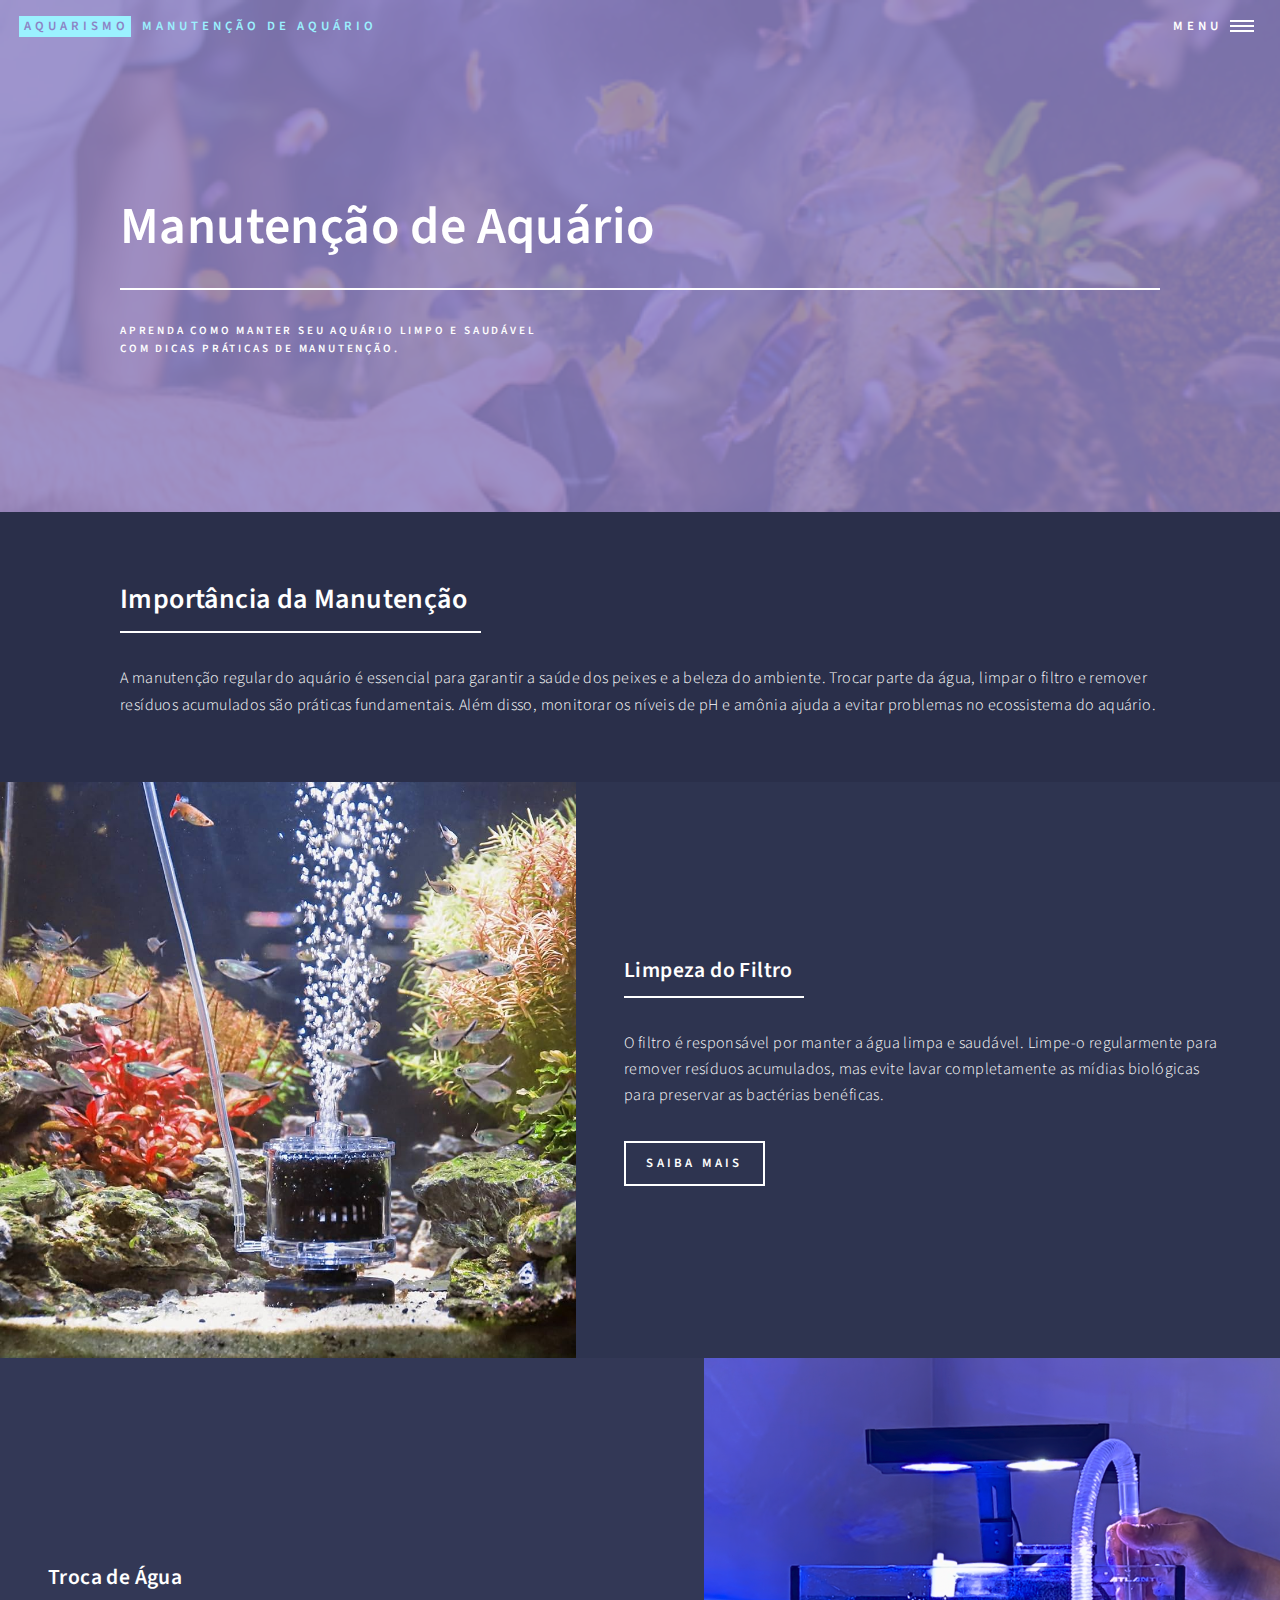
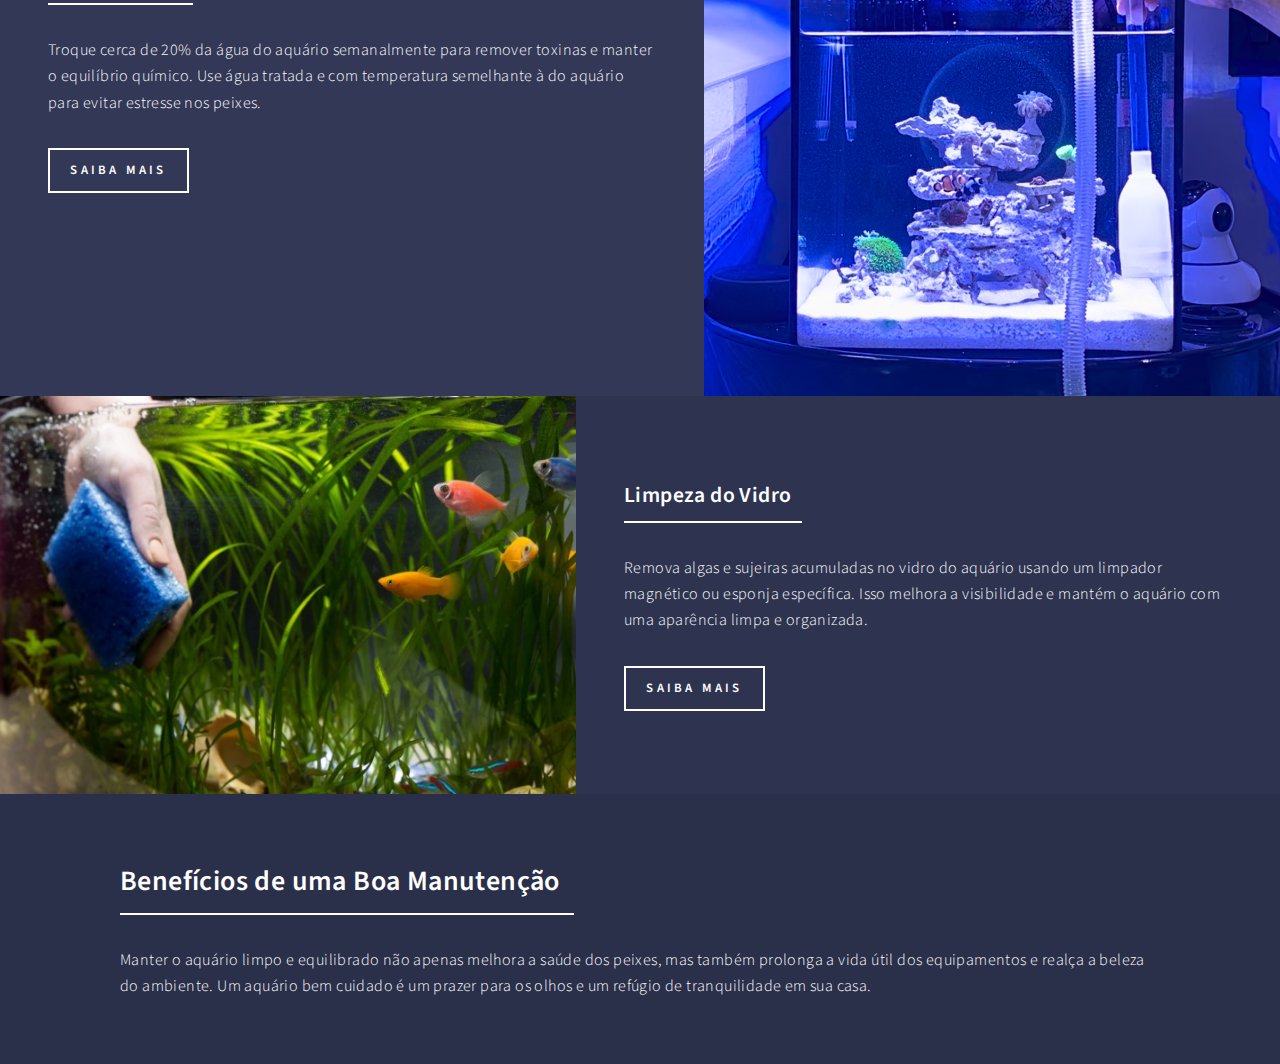
<file: manutencao.html>
<!DOCTYPE HTML>
<html>
    <head>
        <title>Manutenção de Aquário - Aquarismo</title>
        <meta charset="utf-8" />
        <meta name="viewport" content="width=device-width, initial-scale=1, user-scalable=no" />
        <link rel="shortcut icon" href="./images/ico.ico" type="image/x-icon">
        <link rel="stylesheet" href="assets/css/main.css" />
        <noscript><link rel="stylesheet" href="assets/css/noscript.css" /></noscript>
    </head>
    <body class="is-preload">

        <!-- Wrapper -->
            <div id="wrapper">

                <!-- Header -->
                    <header id="header" class="alt style2">
                        <a href="index.html" class="logo"><strong>Aquarismo</strong> <span>Manutenção de Aquário</span></a>
                        <nav>
                            <a href="#menu">Menu</a>
                        </nav>
                    </header>

                <!-- Menu -->
                    <nav id="menu">
                        <ul class="links">
                            <li><a href="index.html">Início</a></li>
                            <li><a href="dicas.html">Dicas</a></li>
                            <li><a href="aquariosPlantados.html">Aquários Plantados</a></li>
                            <li><a href="peixesExoticos.html">Peixes Exóticos</a></li>
                            <li><a href="manutencao.html">Manutenções</a></li>
                            <li><a href="decoracao.html">Decorações</a></li>
                            <li><a href="alimentacao.html">Alimentos</a></li>
                            <li><a href="produtos.html">Produtos</a></li>
                        </ul>
                        <ul class="actions stacked">
                            <li><a href="#" class="button primary fit">Comece Agora</a></li>
                        </ul>
                    </nav>

                <!-- Banner -->
                    <section id="banner" class="style2">
                        <div class="inner">
                            <span class="image">
                                <img src="images/manutencaoAquario.png" alt="Manutenção de aquário" />
                            </span>
                            <header class="major">
                                <h1>Manutenção de Aquário</h1>
                            </header>
                            <div class="content">
                                <p>Aprenda como manter seu aquário limpo e saudável<br />
                                com dicas práticas de manutenção.</p>
                            </div>
                        </div>
                    </section>

                <!-- Main -->
                    <div id="main">

                        <!-- One -->
                            <section id="one">
                                <div class="inner">
                                    <header class="major">
                                        <h2>Importância da Manutenção</h2>
                                    </header>
                                    <p>A manutenção regular do aquário é essencial para garantir a saúde dos peixes e a beleza do ambiente. Trocar parte da água, limpar o filtro e remover resíduos acumulados são práticas fundamentais. Além disso, monitorar os níveis de pH e amônia ajuda a evitar problemas no ecossistema do aquário.</p>
                                </div>
                            </section>

                        <!-- Two -->
                            <section id="two" class="spotlights">
                                <section>
                                    <a href="" class="image">
                                        <img src="images/limpezaFiltro.jpg" alt="Limpeza do filtro" data-position="center center" />
                                    </a>
                                    <div class="content">
                                        <div class="inner">
                                            <header class="major">
                                                <h3>Limpeza do Filtro</h3>
                                            </header>
                                            <p>O filtro é responsável por manter a água limpa e saudável. Limpe-o regularmente para remover resíduos acumulados, mas evite lavar completamente as mídias biológicas para preservar as bactérias benéficas.</p>
                                            <ul class="actions">
                                                <li><a href="https://www.ype.ind.br/ype-explica/como-limpar-aquario" target="_blank" class="button">Saiba Mais</a></li>
                                            </ul>
                                        </div>
                                    </div>
                                </section>
                                <section>
                                    <a href="" class="image">
                                        <img src="images/trocaAgua.png" alt="Troca de água" data-position="top center" />
                                    </a>
                                    <div class="content">
                                        <div class="inner">
                                            <header class="major">
                                                <h3>Troca de Água</h3>
                                            </header>
                                            <p>Troque cerca de 20% da água do aquário semanalmente para remover toxinas e manter o equilíbrio químico. Use água tratada e com temperatura semelhante à do aquário para evitar estresse nos peixes.</p>
                                            <ul class="actions">
                                                <li><a href="https://www.zooplus.pt/magazine/peixes/cuidado-do-aquario-e-tratamento-da-agua/mudanca-de-agua-no-aquario" target="_blank" class="button">Saiba Mais</a></li>
                                            </ul>
                                        </div>
                                    </div>
                                </section>
                                <section>
                                    <a href="" class="image">
                                        <img src="images/limparVidro.jpeg" alt="Limpeza do vidro" data-position="25% 25%" />
                                    </a>
                                    <div class="content">
                                        <div class="inner">
                                            <header class="major">
                                                <h3>Limpeza do Vidro</h3>
                                            </header>
                                            <p>Remova algas e sujeiras acumuladas no vidro do aquário usando um limpador magnético ou esponja específica. Isso melhora a visibilidade e mantém o aquário com uma aparência limpa e organizada.</p>
                                            <ul class="actions">
                                                <li><a href="https://www.cleanipedia.com/br/familia/como-limpar-aquario-de-peixes-em-7-etapas-simples.html" target="_blank" class="button">Saiba Mais</a></li>
                                            </ul>
                                        </div>
                                    </div>
                                </section>
                            </section>

                        <!-- Three -->
                            <section id="three">
                                <div class="inner">
                                    <header class="major">
                                        <h2>Benefícios de uma Boa Manutenção</h2>
                                    </header>
                                    <p>Manter o aquário limpo e equilibrado não apenas melhora a saúde dos peixes, mas também prolonga a vida útil dos equipamentos e realça a beleza do ambiente. Um aquário bem cuidado é um prazer para os olhos e um refúgio de tranquilidade em sua casa.</p>
                                </div>
                            </section>

                    </div>
            </div>

        <!-- Scripts -->
            <script src="assets/js/jquery.min.js"></script>
            <script src="assets/js/jquery.scrolly.min.js"></script>
            <script src="assets/js/jquery.scrollex.min.js"></script>
            <script src="assets/js/browser.min.js"></script>
            <script src="assets/js/breakpoints.min.js"></script>
            <script src="assets/js/util.js"></script>
            <script src="assets/js/main.js"></script>

    </body>
</html>
</file>
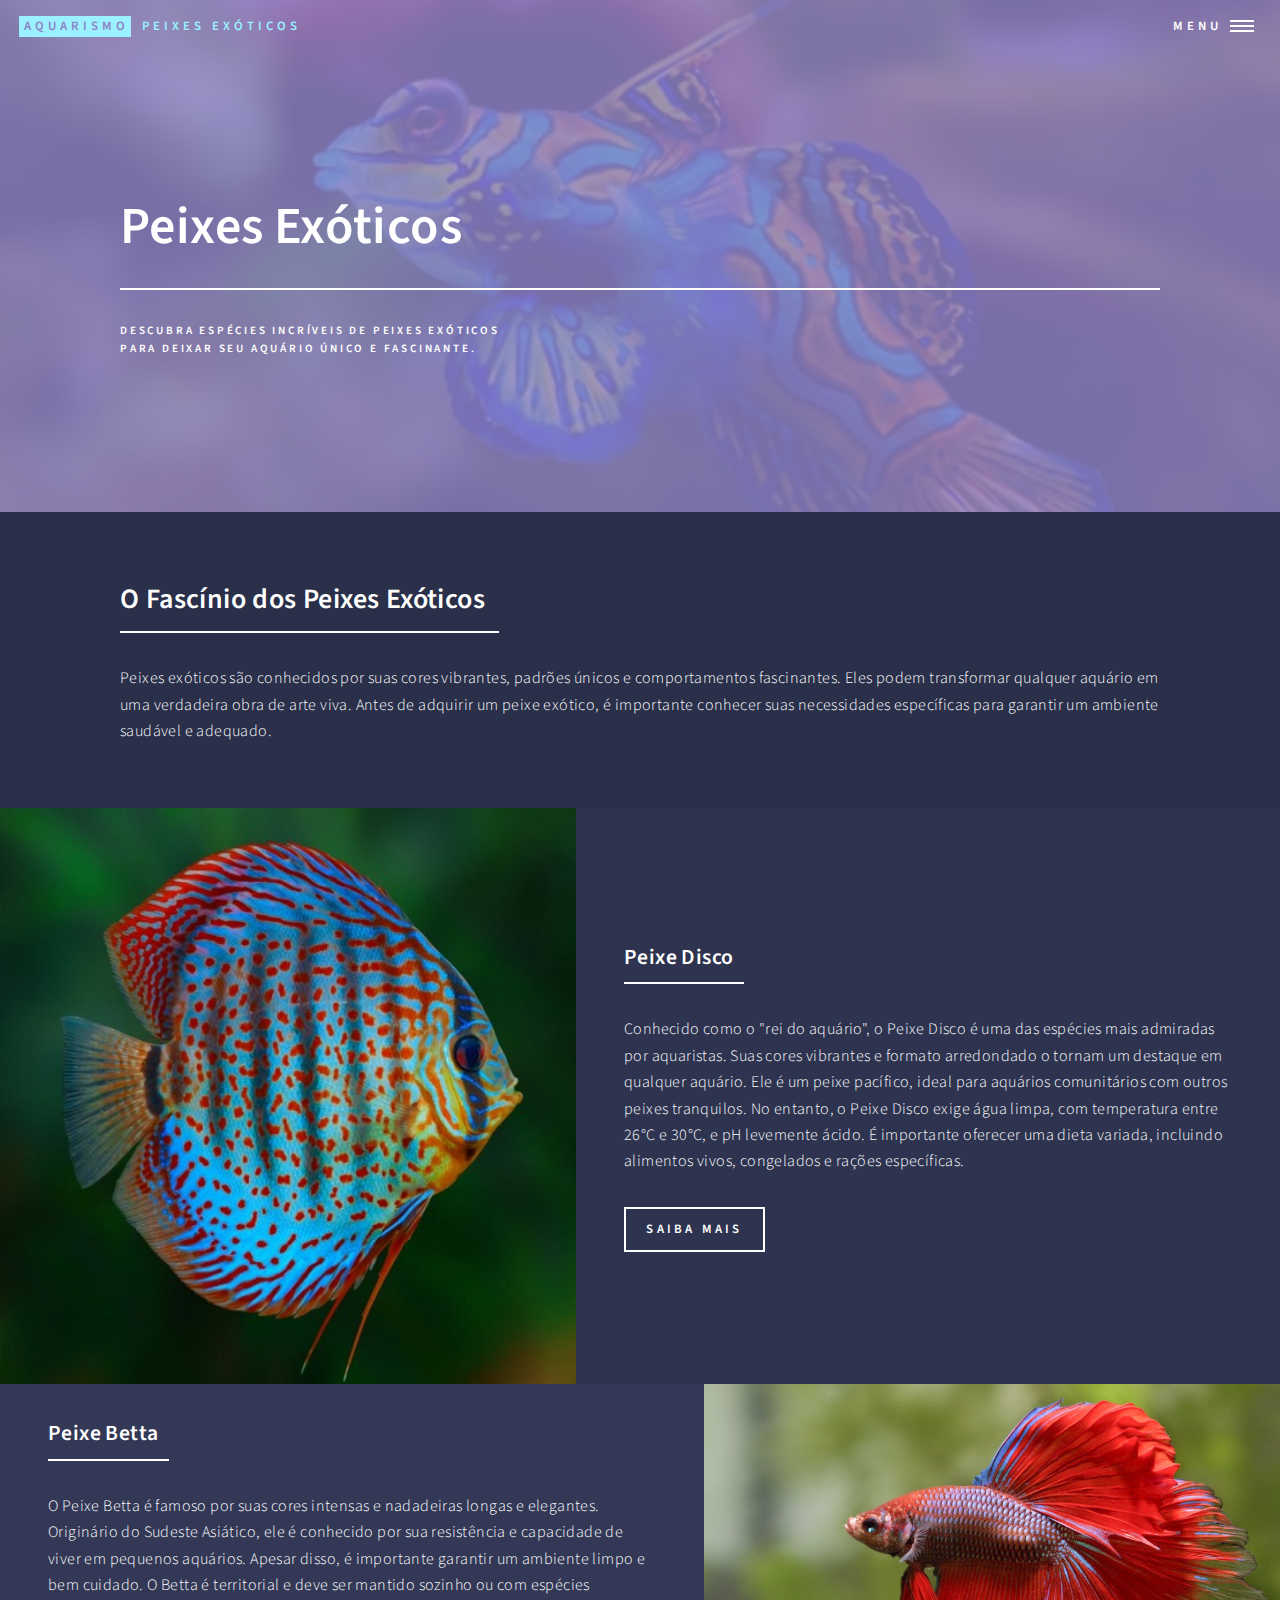
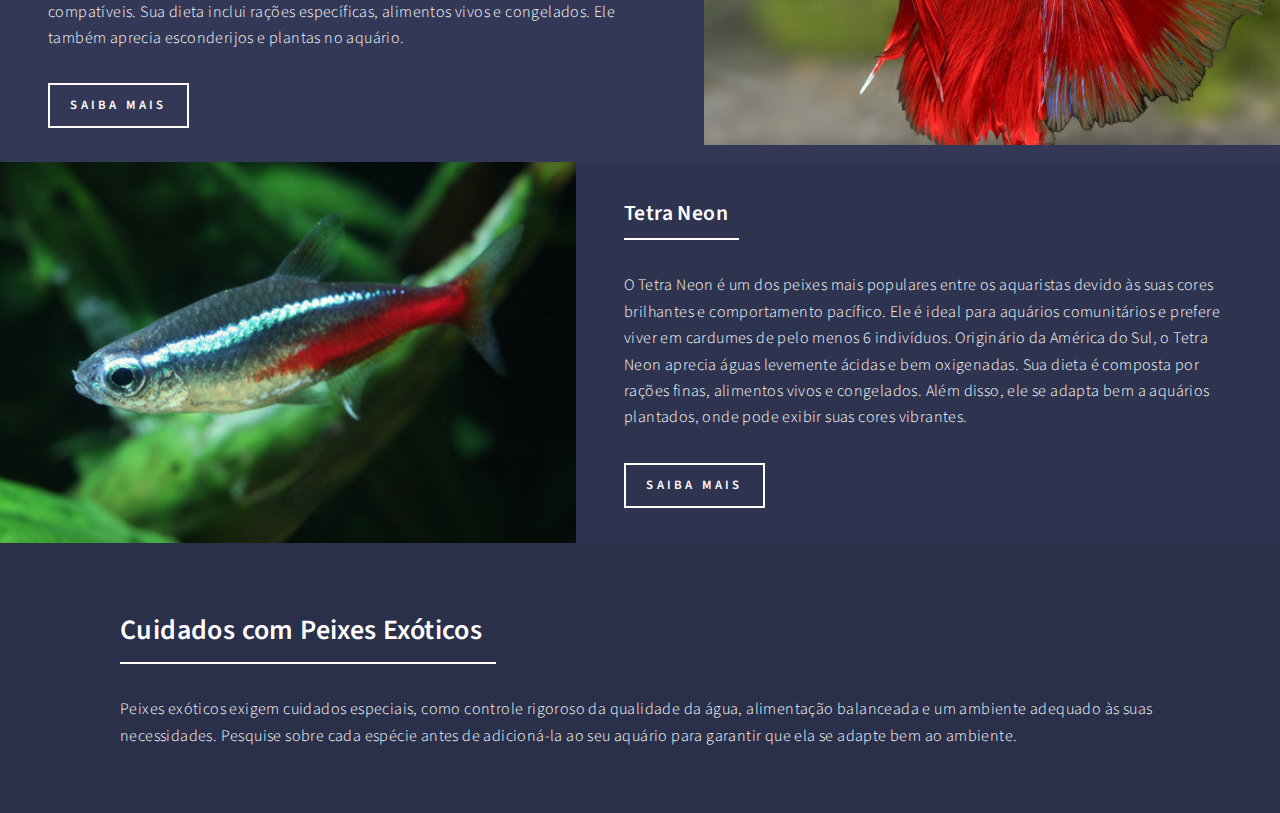
<file: peixesExoticos.html>
<!DOCTYPE HTML>
<html>
    <head>
        <title>Peixes Exóticos - Aquarismo</title>
        <meta charset="utf-8" />
        <meta name="viewport" content="width=device-width, initial-scale=1, user-scalable=no" />
        <link rel="shortcut icon" href="./images/ico.ico" type="image/x-icon">
        <link rel="stylesheet" href="assets/css/main.css" />
        <noscript><link rel="stylesheet" href="assets/css/noscript.css" /></noscript>
    </head>
    <body class="is-preload">

        <!-- Wrapper -->
            <div id="wrapper">

                <!-- Header -->
                    <header id="header" class="alt style2">
                        <a href="index.html" class="logo"><strong>Aquarismo</strong> <span>Peixes Exóticos</span></a>
                        <nav>
                            <a href="#menu">Menu</a>
                        </nav>
                    </header>

                <!-- Menu -->
                    <nav id="menu">
                        <ul class="links">
                            <li><a href="index.html">Início</a></li>
                            <li><a href="dicas.html">Dicas</a></li>
                            <li><a href="aquariosPlantados.html">Aquários Plantados</a></li>
                            <li><a href="peixesExoticos.html">Peixes Exóticos</a></li>
                            <li><a href="manutencao.html">Manutenções</a></li>
                            <li><a href="decoracao.html">Decorações</a></li>
                            <li><a href="alimentacao.html">Alimentos</a></li>
                            <li><a href="produtos.html">Produtos</a></li>
                        </ul>
                        <ul class="actions stacked">
                            <li><a href="#" class="button primary fit">Comece Agora</a></li>
                        </ul>
                    </nav>

                <!-- Banner -->
                    <section id="banner" class="style2">
                        <div class="inner">
                            <span class="image">
                                <img src="images/peixesExoticos.jpg" alt="Peixes exóticos" />
                            </span>
                            <header class="major">
                                <h1>Peixes Exóticos</h1>
                            </header>
                            <div class="content">
                                <p>Descubra espécies incríveis de peixes exóticos<br />
                                para deixar seu aquário único e fascinante.</p>
                            </div>
                        </div>
                    </section>

                <!-- Main -->
                    <div id="main">

                        <!-- One -->
                            <section id="one">
                                <div class="inner">
                                    <header class="major">
                                        <h2>O Fascínio dos Peixes Exóticos</h2>
                                    </header>
                                    <p>Peixes exóticos são conhecidos por suas cores vibrantes, padrões únicos e comportamentos fascinantes. Eles podem transformar qualquer aquário em uma verdadeira obra de arte viva. Antes de adquirir um peixe exótico, é importante conhecer suas necessidades específicas para garantir um ambiente saudável e adequado.</p>
                                </div>
                            </section>

                        <!-- Two -->
                            <section id="two" class="spotlights">
                                <section>
                                    <a href="" class="image">
                                        <img src="images/peixeDisco.jpg" alt="Peixe Disco" data-position="center center" />
                                    </a>
                                    <div class="content">
                                        <div class="inner">
                                            <header class="major">
                                                <h3>Peixe Disco</h3>
                                            </header>
                                            <p>Conhecido como o "rei do aquário", o Peixe Disco é uma das espécies mais admiradas por aquaristas. Suas cores vibrantes e formato arredondado o tornam um destaque em qualquer aquário. Ele é um peixe pacífico, ideal para aquários comunitários com outros peixes tranquilos. No entanto, o Peixe Disco exige água limpa, com temperatura entre 26°C e 30°C, e pH levemente ácido. É importante oferecer uma dieta variada, incluindo alimentos vivos, congelados e rações específicas.</p>
                                            <ul class="actions">
                                                <li><a href="https://pt.wikipedia.org/wiki/Acar%C3%A1-disco" target="_blank" class="button">Saiba Mais</a></li>
                                            </ul>
                                        </div>
                                    </div>
                                </section>
                                <section>
                                    <a href="" class="image">
                                        <img src="images/peixeBetta.jpeg" alt="Peixe Betta" data-position="top center" />
                                    </a>
                                    <div class="content">
                                        <div class="inner">
                                            <header class="major">
                                                <h3>Peixe Betta</h3>
                                            </header>
                                            <p>O Peixe Betta é famoso por suas cores intensas e nadadeiras longas e elegantes. Originário do Sudeste Asiático, ele é conhecido por sua resistência e capacidade de viver em pequenos aquários. Apesar disso, é importante garantir um ambiente limpo e bem cuidado. O Betta é territorial e deve ser mantido sozinho ou com espécies compatíveis. Sua dieta inclui rações específicas, alimentos vivos e congelados. Ele também aprecia esconderijos e plantas no aquário.</p>
                                            <ul class="actions">
                                                <li><a href="https://pt.wikipedia.org/wiki/Betta_splendens" target="_blank" class="button">Saiba Mais</a></li>
                                            </ul>
                                        </div>
                                    </div>
                                </section>
                                <section>
                                    <a href="" class="image">
                                        <img src="images/neon.jpg" alt="Tetra Neon" data-position="25% 25%" />
                                    </a>
                                    <div class="content">
                                        <div class="inner">
                                            <header class="major">
                                                <h3>Tetra Neon</h3>
                                            </header>
                                            <p>O Tetra Neon é um dos peixes mais populares entre os aquaristas devido às suas cores brilhantes e comportamento pacífico. Ele é ideal para aquários comunitários e prefere viver em cardumes de pelo menos 6 indivíduos. Originário da América do Sul, o Tetra Neon aprecia águas levemente ácidas e bem oxigenadas. Sua dieta é composta por rações finas, alimentos vivos e congelados. Além disso, ele se adapta bem a aquários plantados, onde pode exibir suas cores vibrantes.</p>
                                            <ul class="actions">
                                                <li><a href="https://pt.wikipedia.org/wiki/N%C3%A9on_(peixe)" target="_blank" class="button">Saiba Mais</a></li>
                                            </ul>
                                        </div>
                                    </div>
                                </section>
                            </section>

                        <!-- Three -->
                            <section id="three">
                                <div class="inner">
                                    <header class="major">
                                        <h2>Cuidados com Peixes Exóticos</h2>
                                    </header>
                                    <p>Peixes exóticos exigem cuidados especiais, como controle rigoroso da qualidade da água, alimentação balanceada e um ambiente adequado às suas necessidades. Pesquise sobre cada espécie antes de adicioná-la ao seu aquário para garantir que ela se adapte bem ao ambiente.</p>
                                </div>
                            </section>

                    </div>
         </div>

        <!-- Scripts -->
            <script src="assets/js/jquery.min.js"></script>
            <script src="assets/js/jquery.scrolly.min.js"></script>
            <script src="assets/js/jquery.scrollex.min.js"></script>
            <script src="assets/js/browser.min.js"></script>
            <script src="assets/js/breakpoints.min.js"></script>
            <script src="assets/js/util.js"></script>
            <script src="assets/js/main.js"></script>

    </body>
</html>
</file>
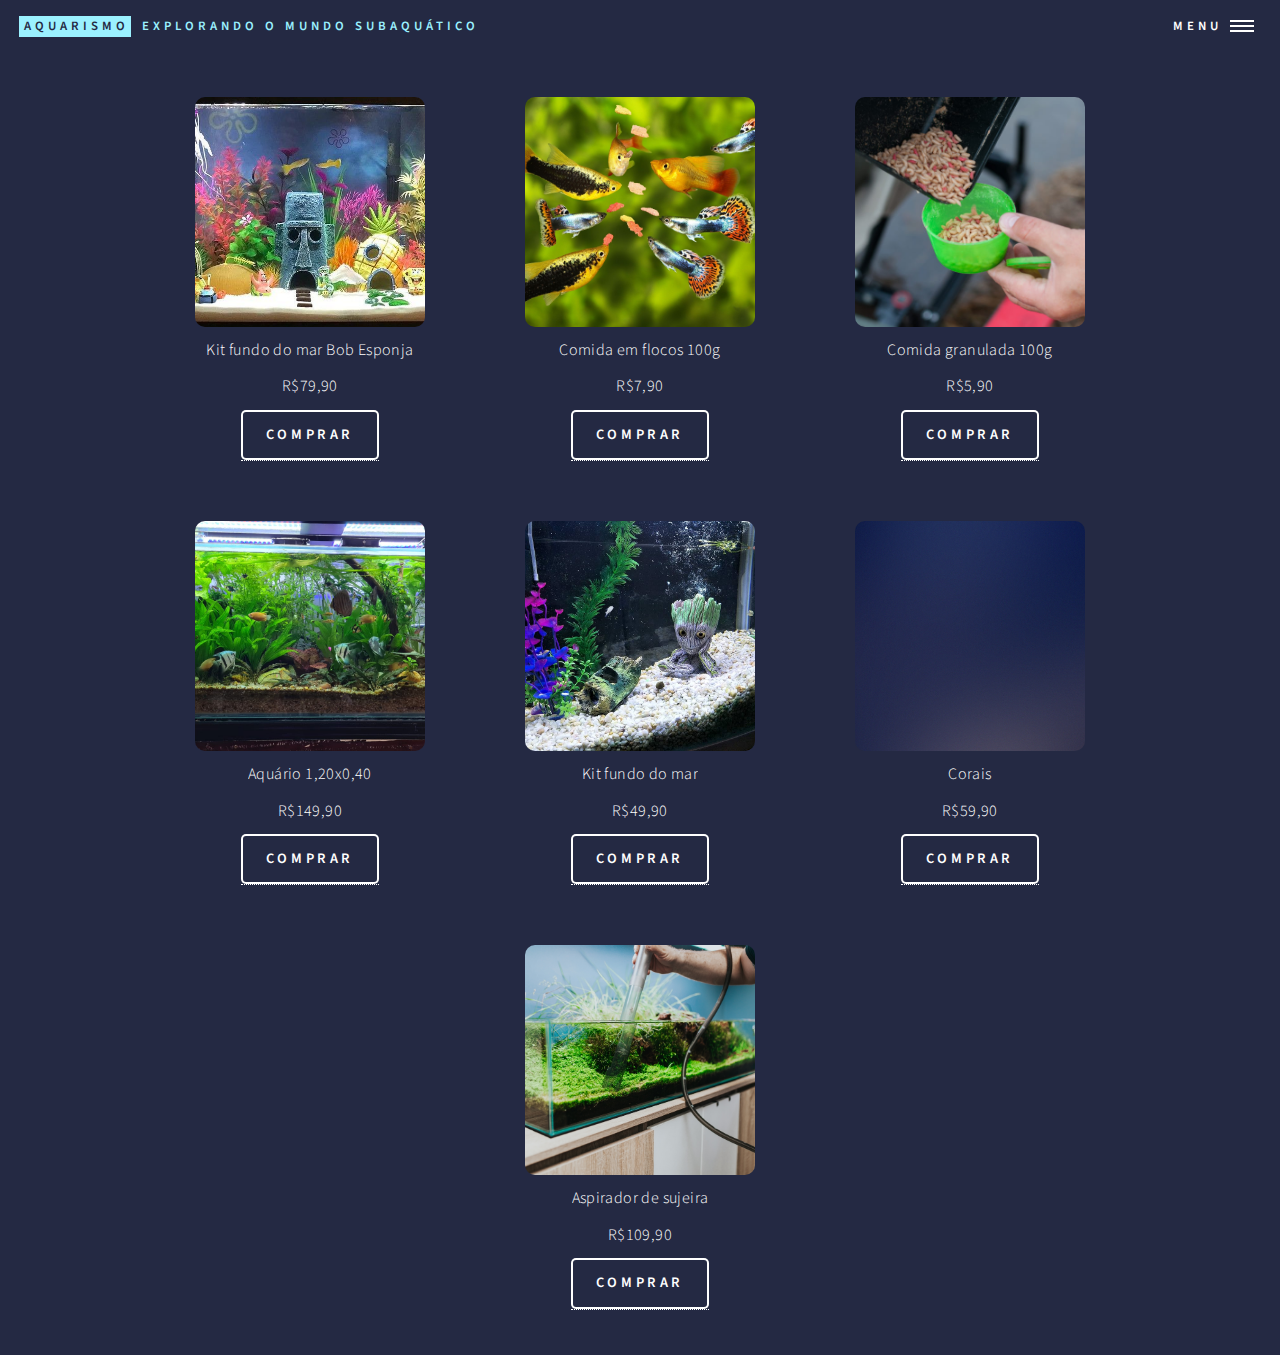
<file: produtos.html>
<!DOCTYPE html>
<html lang="en">

<head>
    <meta charset="UTF-8">
    <meta name="viewport" content="width=device-width, initial-scale=1.0">
    <title>produtos</title>
    <link rel="shortcut icon" href="./images/ico.ico" type="image/x-icon">
    <link rel="stylesheet" href="assets/css/main.css" />
    <link rel="stylesheet" href="assets/css/produto.css">
    <noscript>
        <link rel="stylesheet" href="assets/css/noscript.css" />
    </noscript>
</head>

<body>
    <!-- Wrapper -->
    <div id="wrapper">

        <!-- Header -->
        <header id="header" class="alt">
            <a href="index.html" class="logo"><strong>Aquarismo</strong> <span>Explorando o Mundo Subaquático</span></a>
            <nav>
                <a href="#menu">Menu</a>
            </nav>
        </header>

        <!-- Menu -->
        <nav id="menu">
            <ul class="links">
                <li><a href="index.html">Início</a></li>
                <li><a href="dicas.html">Dicas</a></li>
                <li><a href="aquariosPlantados.html">Aquarios Plantados</a></li>
                <li><a href="peixesExoticos.html">Espécies</a></li>
                <li><a href="manutencao.html">Manutenções</a></li>
                <li><a href="decoracao.html">Decorações</a></li>
                <li><a href="alimentacao.html">Alimentos</a></li>
                <li><a href="produtos.html">Produtos</a></li>
            </ul>
            <ul class="actions stacked">
                <li><a href="#" class="button primary fit">Comece Agora</a></li>
            </ul>
        </nav>
        <main>
            <div class="produto">
              <img src="images/tematicasDecoracao.jpg" alt="">
              <p>Kit fundo do mar Bob Esponja</p>
              <p>R$79,90</p>
              <a href="#"><div class="button">comprar</div></a>
            </div>
          
            <div class="produto">
              <img src="images/alimentoCongelado.jpg" alt="">
              <p>Comida em flocos 100g</p>
              <p>R$7,90</p>
              <a href="#"><div class="button">comprar</div></a>
            </div>
            <div class="produto">
                <img src="images/alimentoVivo.jpg" alt="">
                <p>Comida granulada 100g</p>
                <p>R$5,90</p>
                <a href="#"><div class="button">comprar</div></a>
              </div>
              <div class="produto">
                <img src="images/aquarioPlantado.jpg" alt="">
                <p>Aquário 1,20x0,40</p>
                <p>R$149,90</p>
                <a href="#"><div class="button">comprar</div></a>
              </div>
              <div class="produto">
                <img src="images/decorarAquario.jpg" alt="">
                <p>Kit fundo do mar</p>
                <p>R$49,90</p>
                <a href="#"><div class="button">comprar</div></a>
              </div>
              <div class="produto">
                <img src="images/banner.jpg" alt="">
                <p>Corais</p>
                <p>R$59,90</p>
                <a href="#"><div class="button">comprar</div></a>
              </div>
              <div class="produto">
                <img src="images/filtro.jpg" alt="">
                <p>Aspirador de sujeira</p>
                <p>R$109,90</p>
                <a href="#"><div class="button">comprar</div></a>
              </div>
              
          
            <!-- ...mais produtos iguais... -->
          </main>
          
        <!-- Scripts -->
        <script src="assets/js/jquery.min.js"></script>
        <script src="assets/js/jquery.scrolly.min.js"></script>
        <script src="assets/js/jquery.scrollex.min.js"></script>
        <script src="assets/js/browser.min.js"></script>
        <script src="assets/js/breakpoints.min.js"></script>
        <script src="assets/js/util.js"></script>
        <script src="assets/js/main.js"></script>
</body>

</html>
</file>
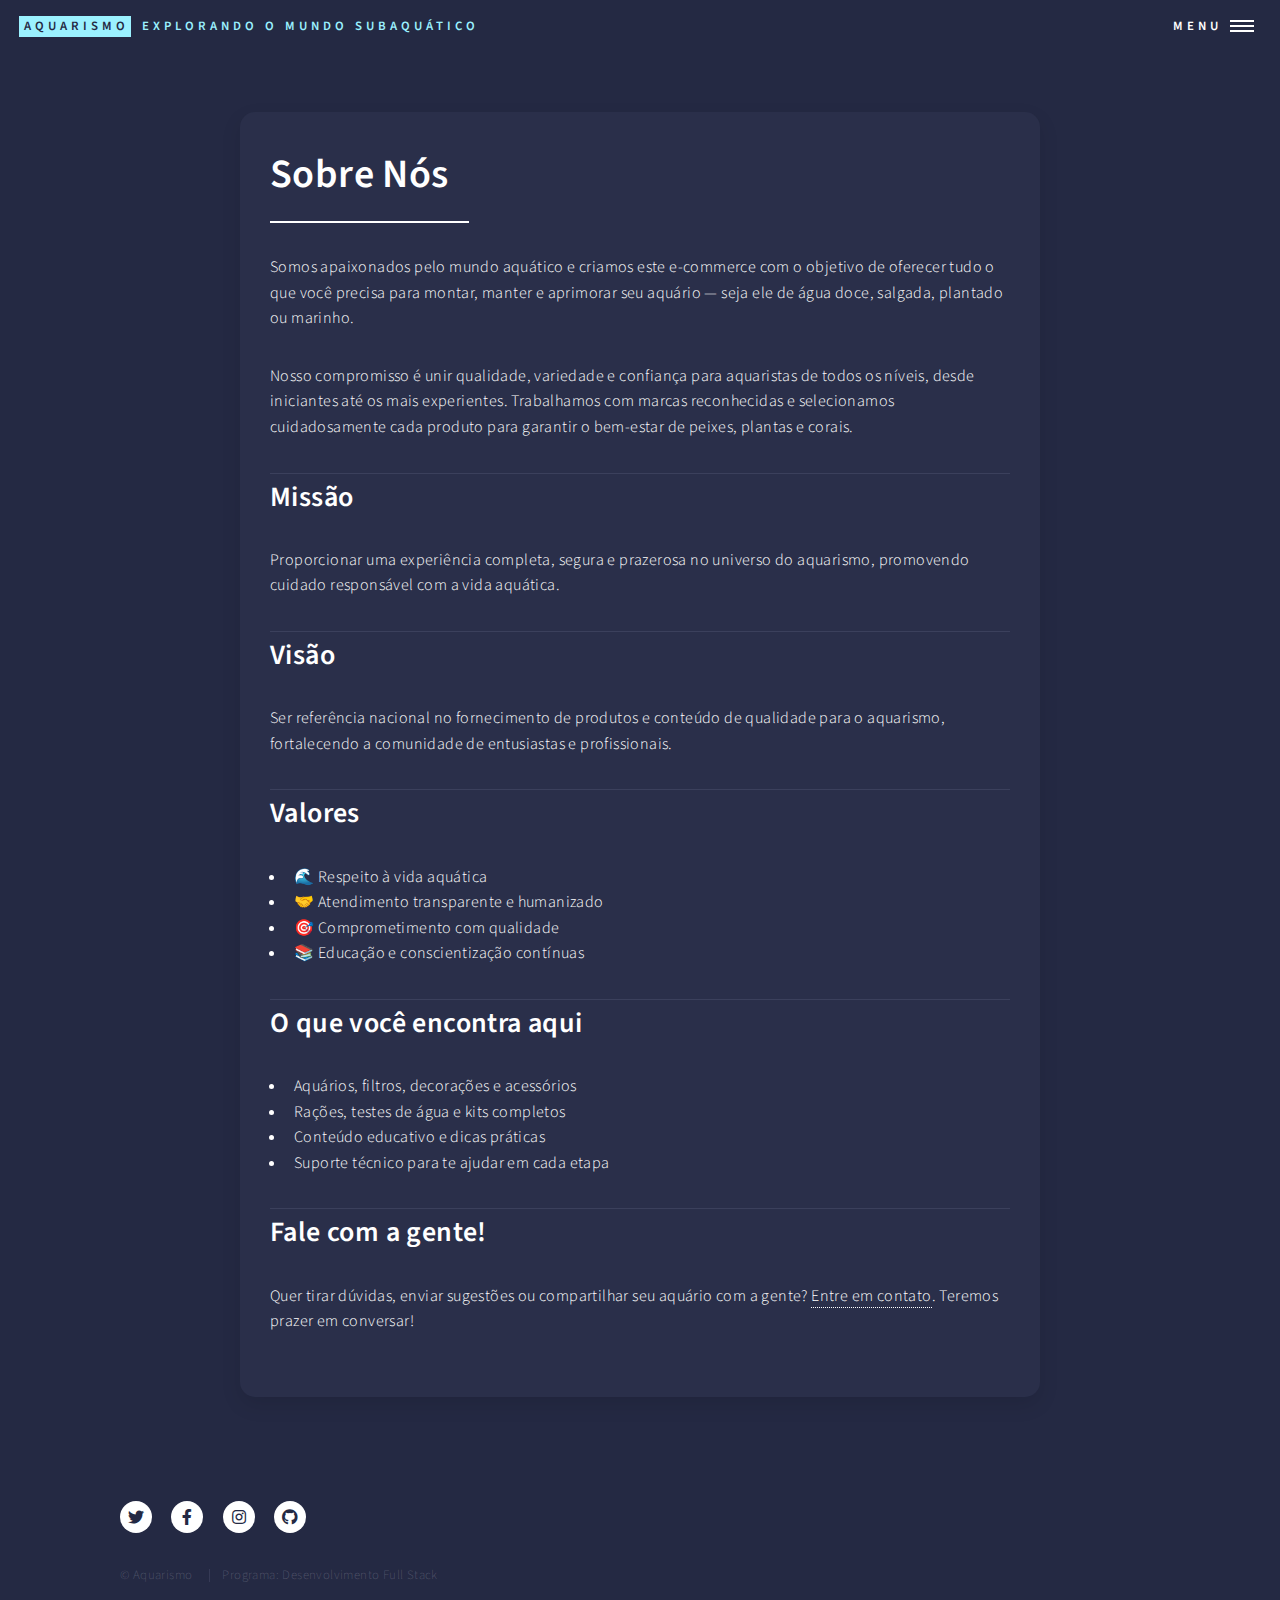
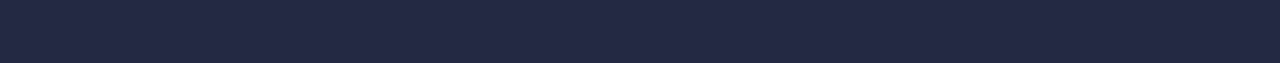
<file: sobre.html>
<!DOCTYPE html>
<html lang="pt-br">
<head>
  <meta charset="UTF-8" />
  <meta name="viewport" content="width=device-width, initial-scale=1.0"/>
  <title>Sobre Nós - Aquarismo</title>
  <link rel="stylesheet" href="assets/css/main.css"/>
  <link rel="stylesheet" href="assets/css/sobre.css"/>
  <noscript><link rel="stylesheet" href="assets/css/noscript.css"/></noscript>
</head>
<body>

  <div id="wrapper">

    <!-- Header -->
    <header id="header" class="alt">
      <a href="index.html" class="logo"><strong>Aquarismo</strong> <span>Explorando o Mundo Subaquático</span></a>
      <nav><a href="#menu">Menu</a></nav>
    </header>

    <!-- Menu -->
    <nav id="menu">
      <ul class="links">
        <li><a href="index.html">Início</a></li>
        <li><a href="dicas.html">Dicas</a></li>
        <li><a href="aquariosPlantados.html">Aquários Plantados</a></li>
        <li><a href="peixesExoticos.html">Espécies</a></li>
        <li><a href="manutencao.html">Manutenções</a></li>
        <li><a href="decoracao.html">Decorações</a></li>
        <li><a href="alimentacao.html">Alimentos</a></li>
        <li><a href="especie.html">Espécies</a></li>
        <li><a href="produtos.html">Produtos</a></li>
      </ul>
      <ul class="actions stacked">
        <li><a href="#" class="button primary fit">Comece Agora</a></li>
      </ul>
    </nav>

    <!-- Conteúdo principal -->
    <main id="main" class="inner">
      <section>
        <header class="major">
          <h1>Sobre Nós</h1>
        </header>
        <p>
          Somos apaixonados pelo mundo aquático e criamos este e-commerce com o objetivo de oferecer tudo o que você precisa para montar, manter e aprimorar seu aquário — seja ele de água doce, salgada, plantado ou marinho.
        </p>
        <p>
          Nosso compromisso é unir qualidade, variedade e confiança para aquaristas de todos os níveis, desde iniciantes até os mais experientes. Trabalhamos com marcas reconhecidas e selecionamos cuidadosamente cada produto para garantir o bem-estar de peixes, plantas e corais.
        </p>
      </section>

      <section>
        <h2>Missão</h2>
        <p>Proporcionar uma experiência completa, segura e prazerosa no universo do aquarismo, promovendo cuidado responsável com a vida aquática.</p>
      </section>

      <section>
        <h2>Visão</h2>
        <p>Ser referência nacional no fornecimento de produtos e conteúdo de qualidade para o aquarismo, fortalecendo a comunidade de entusiastas e profissionais.</p>
      </section>

      <section>
        <h2>Valores</h2>
        <ul>
          <li>🌊 Respeito à vida aquática</li>
          <li>🤝 Atendimento transparente e humanizado</li>
          <li>🎯 Comprometimento com qualidade</li>
          <li>📚 Educação e conscientização contínuas</li>
        </ul>
      </section>

      <section>
        <h2>O que você encontra aqui</h2>
        <ul>
          <li>Aquários, filtros, decorações e acessórios</li>
          <li>Rações, testes de água e kits completos</li>
          <li>Conteúdo educativo e dicas práticas</li>
          <li>Suporte técnico para te ajudar em cada etapa</li>
        </ul>
      </section>

      <section>
        <h2>Fale com a gente!</h2>
        <p>Quer tirar dúvidas, enviar sugestões ou compartilhar seu aquário com a gente? <a href="contato.html">Entre em contato</a>. Teremos prazer em conversar!</p>
      </section>
    </main>

    <!-- Footer -->
    <footer id="footer">
      <div class="inner">
        <ul class="icons">
          <li><a href="#" class="icon brands alt fa-twitter"><span class="label">Twitter</span></a></li>
          <li><a href="#" class="icon brands alt fa-facebook-f"><span class="label">Facebook</span></a></li>
          <li><a href="#" class="icon brands alt fa-instagram"><span class="label">Instagram</span></a></li>
          <li><a href="#" class="icon brands alt fa-github"><span class="label">GitHub</span></a></li>
        </ul>
        <ul class="copyright">
          <li>&copy; Aquarismo</li>
          <li>Programa: Desenvolvimento Full Stack</li>
        </ul>
      </div>
    </footer>

  </div>

  <script src="assets/js/jquery.min.js"></script>
  <script src="assets/js/jquery.scrolly.min.js"></script>
  <script src="assets/js/jquery.scrollex.min.js"></script>
  <script src="assets/js/browser.min.js"></script>
  <script src="assets/js/breakpoints.min.js"></script>
  <script src="assets/js/util.js"></script>
  <script src="assets/js/main.js"></script>

</body>
</html>
</file>
<file: assets/css/noscript.css>
/*
	Forty by HTML5 UP
	html5up.net | @ajlkn
	Free for personal and commercial use under the CCA 3.0 license (html5up.net/license)
*/

/* Banner */

	body.is-preload #banner:after {
		opacity: 0.85;
	}

	body.is-preload #banner > .inner {
		-moz-filter: none;
		-webkit-filter: none;
		-ms-filter: none;
		filter: none;
		-moz-transform: none;
		-webkit-transform: none;
		-ms-transform: none;
		transform: none;
		opacity: 1;
	}
</file>
<file: assets/css/produto.css>
body, p {
    margin: 0;
    padding: 0;
    overflow-x: hidden;
  }
  
  main {
    display: flex;
    flex-wrap: wrap;
    justify-content: center;
    gap: 30px;
    padding: 30px 10px;
  }
  
  .produto {
    width: 300px;
    display: flex;
    flex-direction: column;
    gap: 10px;
    border-radius: 10px;
    padding: 15px;
    align-items: center;
    transition: transform 0.3s ease, box-shadow 0.3s ease;
    
  }
  
  .produto:hover {
    transform: translateY(-5px);
    box-shadow: 0 8px 16px rgba(0, 0, 0, 0.15);
  }
  
  .produto img {
    width: 230px;
    height: 230px;
    object-fit: cover;
    border-radius: 10px;
    
  }
  
  a .button {
    display: inline-block;
    text-decoration: none;
    font-size: 0.9em;
    border-radius: 5px;
    cursor: pointer;
    width: 100%;
    
  }
  
  
  @media (max-width: 768px) {
    .produto {
      width: 250px;
    }
  
    .produto img {
      width: 200px;
      height: 200px;
    }
  
    a .button {
      font-size: 0.8em;
     
    }
  }
</file>
<file: assets/css/sobre.css>
* {
    margin: 0;
    padding: 0;
    box-sizing: border-box;
  }
  
  body {
    line-height: 1.6;
    padding: 20px;
  }
  
  
  main {
    max-width: 800px;
    margin: 40px auto;
    background-color: #ffffff;
    padding: 30px;
    border-radius: 15px;
    box-shadow: 0 8px 20px rgba(0, 0, 0, 0.1);
   
  }

  .line{
    border-top: 1px solid #ffffff31;
    width: 100% !important;
    margin: 0;
  }
  

  .titulo {
    font-size: 2.5em;
    color: #0077b6;
    margin-bottom: 20px;
    border-left: 6px solid #00b4d8;
    padding-left: 15px;
    text-transform: capitalize;
  }
  
  
  .texto {
    font-size: 1.1em;
    text-align: justify;
    color: #444;
    line-height: 1.8;
  }
  
 
  @media (max-width: 600px) {
    main {
      padding: 20px;
      margin: 20px;
    }
  
    .titulo {
      font-size: 2em;
    }
  
    .texto {
      font-size: 1em;
    }
  }
</file>
<file: assets/css/main.css>
@import url(fontawesome-all.min.css);
@import url("https://fonts.googleapis.com/css?family=Source+Sans+Pro:300,300italic,600,600italic");

/*
	Forty by HTML5 UP
	html5up.net | @ajlkn
	Free for personal and commercial use under the CCA 3.0 license (html5up.net/license)
*/

html, body, div, span, applet, object,
iframe, h1, h2, h3, h4, h5, h6, p, blockquote,
pre, a, abbr, acronym, address, big, cite,
code, del, dfn, em, img, ins, kbd, q, s, samp,
small, strike, strong, sub, sup, tt, var, b,
u, i, center, dl, dt, dd, ol, ul, li, fieldset,
form, label, legend, table, caption, tbody,
tfoot, thead, tr, th, td, article, aside,
canvas, details, embed, figure, figcaption,
footer, header, hgroup, menu, nav, output, ruby,
section, summary, time, mark, audio, video {
	margin: 0;
	padding: 0;
	border: 0;
	font-size: 100%;
	font: inherit;
	vertical-align: baseline;}

article, aside, details, figcaption, figure,
footer, header, hgroup, menu, nav, section {
	display: block;}

body {
	line-height: 1;
}

ol, ul {
	list-style: none;
}

blockquote, q {
	quotes: none;
}

	blockquote:before, blockquote:after, q:before, q:after {
		content: '';
		content: none;
	}

table {
	border-collapse: collapse;
	border-spacing: 0;
}

body {
	-webkit-text-size-adjust: none;
}

mark {
	background-color: transparent;
	color: inherit;
}

input::-moz-focus-inner {
	border: 0;
	padding: 0;
}

input, select, textarea {
	-moz-appearance: none;
	-webkit-appearance: none;
	-ms-appearance: none;
	appearance: none;
}

/* Basic */

	@-ms-viewport {
		width: device-width;
	}

	body {
		-ms-overflow-style: scrollbar;
	}

	@media screen and (max-width: 480px) {

		html, body {
			min-width: 320px;
		}

	}

	html {
		box-sizing: border-box;
	}

	*, *:before, *:after {
		box-sizing: inherit;
	}

	body {
		background: #242943;
	}

		body.is-preload *, body.is-preload *:before, body.is-preload *:after {
			-moz-animation: none !important;
			-webkit-animation: none !important;
			-ms-animation: none !important;
			animation: none !important;
			-moz-transition: none !important;
			-webkit-transition: none !important;
			-ms-transition: none !important;
			transition: none !important;
		}

/* Type */

	body, input, select, textarea {
		color: #ffffff;
		font-family: "Source Sans Pro", Helvetica, sans-serif;
		font-size: 17pt;
		font-weight: 300;
		letter-spacing: 0.025em;
		line-height: 1.65;
	}

		@media screen and (max-width: 1680px) {

			body, input, select, textarea {
				font-size: 14pt;
			}

		}

		@media screen and (max-width: 1280px) {

			body, input, select, textarea {
				font-size: 12pt;
			}

		}

		@media screen and (max-width: 360px) {

			body, input, select, textarea {
				font-size: 11pt;
			}

		}

	a {
		-moz-transition: color 0.2s ease-in-out, border-bottom-color 0.2s ease-in-out;
		-webkit-transition: color 0.2s ease-in-out, border-bottom-color 0.2s ease-in-out;
		-ms-transition: color 0.2s ease-in-out, border-bottom-color 0.2s ease-in-out;
		transition: color 0.2s ease-in-out, border-bottom-color 0.2s ease-in-out;
		border-bottom: dotted 1px;
		color: inherit;
		text-decoration: none;
	}

		a:hover {
			border-bottom-color: transparent;
			color: #9bf1ff !important;
		}

		a:active {
			color: #53e3fb !important;
		}

	strong, b {
		color: #ffffff;
		font-weight: 600;
	}

	em, i {
		font-style: italic;
	}

	p {
		margin: 0 0 2em 0;
	}

	h1, h2, h3, h4, h5, h6 {
		color: #ffffff;
		font-weight: 600;
		line-height: 1.65;
		margin: 0 0 1em 0;
	}

		h1 a, h2 a, h3 a, h4 a, h5 a, h6 a {
			color: inherit;
			border-bottom: 0;
		}

	h1 {
		font-size: 2.5em;
	}

	h2 {
		font-size: 1.75em;
	}

	h3 {
		font-size: 1.35em;
	}

	h4 {
		font-size: 1.1em;
	}

	h5 {
		font-size: 0.9em;
	}

	h6 {
		font-size: 0.7em;
	}

	@media screen and (max-width: 736px) {

		h1 {
			font-size: 2em;
		}

		h2 {
			font-size: 1.5em;
		}

		h3 {
			font-size: 1.25em;
		}

	}

	sub {
		font-size: 0.8em;
		position: relative;
		top: 0.5em;
	}

	sup {
		font-size: 0.8em;
		position: relative;
		top: -0.5em;
	}

	blockquote {
		border-left: solid 4px rgba(212, 212, 255, 0.1);
		font-style: italic;
		margin: 0 0 2em 0;
		padding: 0.5em 0 0.5em 2em;
	}

	code {
		background: rgba(212, 212, 255, 0.035);
		font-family: "Courier New", monospace;
		font-size: 0.9em;
		margin: 0 0.25em;
		padding: 0.25em 0.65em;
	}

	pre {
		-webkit-overflow-scrolling: touch;
		font-family: "Courier New", monospace;
		font-size: 0.9em;
		margin: 0 0 2em 0;
	}

		pre code {
			display: block;
			line-height: 1.75;
			padding: 1em 1.5em;
			overflow-x: auto;
		}

	hr {
		border: 0;
		border-bottom: solid 1px rgba(212, 212, 255, 0.1);
		margin: 2em 0;
	}

		hr.major {
			margin: 3em 0;
		}

	.align-left {
		text-align: left;
	}

	.align-center {
		text-align: center;
	}

	.align-right {
		text-align: right;
	}

/* Row */

	.row {
		display: flex;
		flex-wrap: wrap;
		box-sizing: border-box;
		align-items: stretch;
	}

		.row > * {
			box-sizing: border-box;
		}

		.row.gtr-uniform > * > :last-child {
			margin-bottom: 0;
		}

		.row.aln-left {
			justify-content: flex-start;
		}

		.row.aln-center {
			justify-content: center;
		}

		.row.aln-right {
			justify-content: flex-end;
		}

		.row.aln-top {
			align-items: flex-start;
		}

		.row.aln-middle {
			align-items: center;
		}

		.row.aln-bottom {
			align-items: flex-end;
		}

		.row > .imp {
			order: -1;
		}

		.row > .col-1 {
			width: 8.33333%;
		}

		.row > .off-1 {
			margin-left: 8.33333%;
		}

		.row > .col-2 {
			width: 16.66667%;
		}

		.row > .off-2 {
			margin-left: 16.66667%;
		}

		.row > .col-3 {
			width: 25%;
		}

		.row > .off-3 {
			margin-left: 25%;
		}

		.row > .col-4 {
			width: 33.33333%;
		}

		.row > .off-4 {
			margin-left: 33.33333%;
		}

		.row > .col-5 {
			width: 41.66667%;
		}

		.row > .off-5 {
			margin-left: 41.66667%;
		}

		.row > .col-6 {
			width: 50%;
		}

		.row > .off-6 {
			margin-left: 50%;
		}

		.row > .col-7 {
			width: 58.33333%;
		}

		.row > .off-7 {
			margin-left: 58.33333%;
		}

		.row > .col-8 {
			width: 66.66667%;
		}

		.row > .off-8 {
			margin-left: 66.66667%;
		}

		.row > .col-9 {
			width: 75%;
		}

		.row > .off-9 {
			margin-left: 75%;
		}

		.row > .col-10 {
			width: 83.33333%;
		}

		.row > .off-10 {
			margin-left: 83.33333%;
		}

		.row > .col-11 {
			width: 91.66667%;
		}

		.row > .off-11 {
			margin-left: 91.66667%;
		}

		.row > .col-12 {
			width: 100%;
		}

		.row > .off-12 {
			margin-left: 100%;
		}

		.row.gtr-0 {
			margin-top: 0;
			margin-left: 0em;
		}

			.row.gtr-0 > * {
				padding: 0 0 0 0em;
			}

			.row.gtr-0.gtr-uniform {
				margin-top: 0em;
			}

				.row.gtr-0.gtr-uniform > * {
					padding-top: 0em;
				}

		.row.gtr-25 {
			margin-top: 0;
			margin-left: -0.5em;
		}

			.row.gtr-25 > * {
				padding: 0 0 0 0.5em;
			}

			.row.gtr-25.gtr-uniform {
				margin-top: -0.5em;
			}

				.row.gtr-25.gtr-uniform > * {
					padding-top: 0.5em;
				}

		.row.gtr-50 {
			margin-top: 0;
			margin-left: -1em;
		}

			.row.gtr-50 > * {
				padding: 0 0 0 1em;
			}

			.row.gtr-50.gtr-uniform {
				margin-top: -1em;
			}

				.row.gtr-50.gtr-uniform > * {
					padding-top: 1em;
				}

		.row {
			margin-top: 0;
			margin-left: -2em;
		}

			.row > * {
				padding: 0 0 0 2em;
			}

			.row.gtr-uniform {
				margin-top: -2em;
			}

				.row.gtr-uniform > * {
					padding-top: 2em;
				}

		.row.gtr-150 {
			margin-top: 0;
			margin-left: -3em;
		}

			.row.gtr-150 > * {
				padding: 0 0 0 3em;
			}

			.row.gtr-150.gtr-uniform {
				margin-top: -3em;
			}

				.row.gtr-150.gtr-uniform > * {
					padding-top: 3em;
				}

		.row.gtr-200 {
			margin-top: 0;
			margin-left: -4em;
		}

			.row.gtr-200 > * {
				padding: 0 0 0 4em;
			}

			.row.gtr-200.gtr-uniform {
				margin-top: -4em;
			}

				.row.gtr-200.gtr-uniform > * {
					padding-top: 4em;
				}

		@media screen and (max-width: 1680px) {

			.row {
				display: flex;
				flex-wrap: wrap;
				box-sizing: border-box;
				align-items: stretch;
			}

				.row > * {
					box-sizing: border-box;
				}

				.row.gtr-uniform > * > :last-child {
					margin-bottom: 0;
				}

				.row.aln-left {
					justify-content: flex-start;
				}

				.row.aln-center {
					justify-content: center;
				}

				.row.aln-right {
					justify-content: flex-end;
				}

				.row.aln-top {
					align-items: flex-start;
				}

				.row.aln-middle {
					align-items: center;
				}

				.row.aln-bottom {
					align-items: flex-end;
				}

				.row > .imp-xlarge {
					order: -1;
				}

				.row > .col-1-xlarge {
					width: 8.33333%;
				}

				.row > .off-1-xlarge {
					margin-left: 8.33333%;
				}

				.row > .col-2-xlarge {
					width: 16.66667%;
				}

				.row > .off-2-xlarge {
					margin-left: 16.66667%;
				}

				.row > .col-3-xlarge {
					width: 25%;
				}

				.row > .off-3-xlarge {
					margin-left: 25%;
				}

				.row > .col-4-xlarge {
					width: 33.33333%;
				}

				.row > .off-4-xlarge {
					margin-left: 33.33333%;
				}

				.row > .col-5-xlarge {
					width: 41.66667%;
				}

				.row > .off-5-xlarge {
					margin-left: 41.66667%;
				}

				.row > .col-6-xlarge {
					width: 50%;
				}

				.row > .off-6-xlarge {
					margin-left: 50%;
				}

				.row > .col-7-xlarge {
					width: 58.33333%;
				}

				.row > .off-7-xlarge {
					margin-left: 58.33333%;
				}

				.row > .col-8-xlarge {
					width: 66.66667%;
				}

				.row > .off-8-xlarge {
					margin-left: 66.66667%;
				}

				.row > .col-9-xlarge {
					width: 75%;
				}

				.row > .off-9-xlarge {
					margin-left: 75%;
				}

				.row > .col-10-xlarge {
					width: 83.33333%;
				}

				.row > .off-10-xlarge {
					margin-left: 83.33333%;
				}

				.row > .col-11-xlarge {
					width: 91.66667%;
				}

				.row > .off-11-xlarge {
					margin-left: 91.66667%;
				}

				.row > .col-12-xlarge {
					width: 100%;
				}

				.row > .off-12-xlarge {
					margin-left: 100%;
				}

				.row.gtr-0 {
					margin-top: 0;
					margin-left: 0em;
				}

					.row.gtr-0 > * {
						padding: 0 0 0 0em;
					}

					.row.gtr-0.gtr-uniform {
						margin-top: 0em;
					}

						.row.gtr-0.gtr-uniform > * {
							padding-top: 0em;
						}

				.row.gtr-25 {
					margin-top: 0;
					margin-left: -0.5em;
				}

					.row.gtr-25 > * {
						padding: 0 0 0 0.5em;
					}

					.row.gtr-25.gtr-uniform {
						margin-top: -0.5em;
					}

						.row.gtr-25.gtr-uniform > * {
							padding-top: 0.5em;
						}

				.row.gtr-50 {
					margin-top: 0;
					margin-left: -1em;
				}

					.row.gtr-50 > * {
						padding: 0 0 0 1em;
					}

					.row.gtr-50.gtr-uniform {
						margin-top: -1em;
					}

						.row.gtr-50.gtr-uniform > * {
							padding-top: 1em;
						}

				.row {
					margin-top: 0;
					margin-left: -2em;
				}

					.row > * {
						padding: 0 0 0 2em;
					}

					.row.gtr-uniform {
						margin-top: -2em;
					}

						.row.gtr-uniform > * {
							padding-top: 2em;
						}

				.row.gtr-150 {
					margin-top: 0;
					margin-left: -3em;
				}

					.row.gtr-150 > * {
						padding: 0 0 0 3em;
					}

					.row.gtr-150.gtr-uniform {
						margin-top: -3em;
					}

						.row.gtr-150.gtr-uniform > * {
							padding-top: 3em;
						}

				.row.gtr-200 {
					margin-top: 0;
					margin-left: -4em;
				}

					.row.gtr-200 > * {
						padding: 0 0 0 4em;
					}

					.row.gtr-200.gtr-uniform {
						margin-top: -4em;
					}

						.row.gtr-200.gtr-uniform > * {
							padding-top: 4em;
						}

		}

		@media screen and (max-width: 1280px) {

			.row {
				display: flex;
				flex-wrap: wrap;
				box-sizing: border-box;
				align-items: stretch;
			}

				.row > * {
					box-sizing: border-box;
				}

				.row.gtr-uniform > * > :last-child {
					margin-bottom: 0;
				}

				.row.aln-left {
					justify-content: flex-start;
				}

				.row.aln-center {
					justify-content: center;
				}

				.row.aln-right {
					justify-content: flex-end;
				}

				.row.aln-top {
					align-items: flex-start;
				}

				.row.aln-middle {
					align-items: center;
				}

				.row.aln-bottom {
					align-items: flex-end;
				}

				.row > .imp-large {
					order: -1;
				}

				.row > .col-1-large {
					width: 8.33333%;
				}

				.row > .off-1-large {
					margin-left: 8.33333%;
				}

				.row > .col-2-large {
					width: 16.66667%;
				}

				.row > .off-2-large {
					margin-left: 16.66667%;
				}

				.row > .col-3-large {
					width: 25%;
				}

				.row > .off-3-large {
					margin-left: 25%;
				}

				.row > .col-4-large {
					width: 33.33333%;
				}

				.row > .off-4-large {
					margin-left: 33.33333%;
				}

				.row > .col-5-large {
					width: 41.66667%;
				}

				.row > .off-5-large {
					margin-left: 41.66667%;
				}

				.row > .col-6-large {
					width: 50%;
				}

				.row > .off-6-large {
					margin-left: 50%;
				}

				.row > .col-7-large {
					width: 58.33333%;
				}

				.row > .off-7-large {
					margin-left: 58.33333%;
				}

				.row > .col-8-large {
					width: 66.66667%;
				}

				.row > .off-8-large {
					margin-left: 66.66667%;
				}

				.row > .col-9-large {
					width: 75%;
				}

				.row > .off-9-large {
					margin-left: 75%;
				}

				.row > .col-10-large {
					width: 83.33333%;
				}

				.row > .off-10-large {
					margin-left: 83.33333%;
				}

				.row > .col-11-large {
					width: 91.66667%;
				}

				.row > .off-11-large {
					margin-left: 91.66667%;
				}

				.row > .col-12-large {
					width: 100%;
				}

				.row > .off-12-large {
					margin-left: 100%;
				}

				.row.gtr-0 {
					margin-top: 0;
					margin-left: 0em;
				}

					.row.gtr-0 > * {
						padding: 0 0 0 0em;
					}

					.row.gtr-0.gtr-uniform {
						margin-top: 0em;
					}

						.row.gtr-0.gtr-uniform > * {
							padding-top: 0em;
						}

				.row.gtr-25 {
					margin-top: 0;
					margin-left: -0.375em;
				}

					.row.gtr-25 > * {
						padding: 0 0 0 0.375em;
					}

					.row.gtr-25.gtr-uniform {
						margin-top: -0.375em;
					}

						.row.gtr-25.gtr-uniform > * {
							padding-top: 0.375em;
						}

				.row.gtr-50 {
					margin-top: 0;
					margin-left: -0.75em;
				}

					.row.gtr-50 > * {
						padding: 0 0 0 0.75em;
					}

					.row.gtr-50.gtr-uniform {
						margin-top: -0.75em;
					}

						.row.gtr-50.gtr-uniform > * {
							padding-top: 0.75em;
						}

				.row {
					margin-top: 0;
					margin-left: -1.5em;
				}

					.row > * {
						padding: 0 0 0 1.5em;
					}

					.row.gtr-uniform {
						margin-top: -1.5em;
					}

						.row.gtr-uniform > * {
							padding-top: 1.5em;
						}

				.row.gtr-150 {
					margin-top: 0;
					margin-left: -2.25em;
				}

					.row.gtr-150 > * {
						padding: 0 0 0 2.25em;
					}

					.row.gtr-150.gtr-uniform {
						margin-top: -2.25em;
					}

						.row.gtr-150.gtr-uniform > * {
							padding-top: 2.25em;
						}

				.row.gtr-200 {
					margin-top: 0;
					margin-left: -3em;
				}

					.row.gtr-200 > * {
						padding: 0 0 0 3em;
					}

					.row.gtr-200.gtr-uniform {
						margin-top: -3em;
					}

						.row.gtr-200.gtr-uniform > * {
							padding-top: 3em;
						}

		}

		@media screen and (max-width: 980px) {

			.row {
				display: flex;
				flex-wrap: wrap;
				box-sizing: border-box;
				align-items: stretch;
			}

				.row > * {
					box-sizing: border-box;
				}

				.row.gtr-uniform > * > :last-child {
					margin-bottom: 0;
				}

				.row.aln-left {
					justify-content: flex-start;
				}

				.row.aln-center {
					justify-content: center;
				}

				.row.aln-right {
					justify-content: flex-end;
				}

				.row.aln-top {
					align-items: flex-start;
				}

				.row.aln-middle {
					align-items: center;
				}

				.row.aln-bottom {
					align-items: flex-end;
				}

				.row > .imp-medium {
					order: -1;
				}

				.row > .col-1-medium {
					width: 8.33333%;
				}

				.row > .off-1-medium {
					margin-left: 8.33333%;
				}

				.row > .col-2-medium {
					width: 16.66667%;
				}

				.row > .off-2-medium {
					margin-left: 16.66667%;
				}

				.row > .col-3-medium {
					width: 25%;
				}

				.row > .off-3-medium {
					margin-left: 25%;
				}

				.row > .col-4-medium {
					width: 33.33333%;
				}

				.row > .off-4-medium {
					margin-left: 33.33333%;
				}

				.row > .col-5-medium {
					width: 41.66667%;
				}

				.row > .off-5-medium {
					margin-left: 41.66667%;
				}

				.row > .col-6-medium {
					width: 50%;
				}

				.row > .off-6-medium {
					margin-left: 50%;
				}

				.row > .col-7-medium {
					width: 58.33333%;
				}

				.row > .off-7-medium {
					margin-left: 58.33333%;
				}

				.row > .col-8-medium {
					width: 66.66667%;
				}

				.row > .off-8-medium {
					margin-left: 66.66667%;
				}

				.row > .col-9-medium {
					width: 75%;
				}

				.row > .off-9-medium {
					margin-left: 75%;
				}

				.row > .col-10-medium {
					width: 83.33333%;
				}

				.row > .off-10-medium {
					margin-left: 83.33333%;
				}

				.row > .col-11-medium {
					width: 91.66667%;
				}

				.row > .off-11-medium {
					margin-left: 91.66667%;
				}

				.row > .col-12-medium {
					width: 100%;
				}

				.row > .off-12-medium {
					margin-left: 100%;
				}

				.row.gtr-0 {
					margin-top: 0;
					margin-left: 0em;
				}

					.row.gtr-0 > * {
						padding: 0 0 0 0em;
					}

					.row.gtr-0.gtr-uniform {
						margin-top: 0em;
					}

						.row.gtr-0.gtr-uniform > * {
							padding-top: 0em;
						}

				.row.gtr-25 {
					margin-top: 0;
					margin-left: -0.375em;
				}

					.row.gtr-25 > * {
						padding: 0 0 0 0.375em;
					}

					.row.gtr-25.gtr-uniform {
						margin-top: -0.375em;
					}

						.row.gtr-25.gtr-uniform > * {
							padding-top: 0.375em;
						}

				.row.gtr-50 {
					margin-top: 0;
					margin-left: -0.75em;
				}

					.row.gtr-50 > * {
						padding: 0 0 0 0.75em;
					}

					.row.gtr-50.gtr-uniform {
						margin-top: -0.75em;
					}

						.row.gtr-50.gtr-uniform > * {
							padding-top: 0.75em;
						}

				.row {
					margin-top: 0;
					margin-left: -1.5em;
				}

					.row > * {
						padding: 0 0 0 1.5em;
					}

					.row.gtr-uniform {
						margin-top: -1.5em;
					}

						.row.gtr-uniform > * {
							padding-top: 1.5em;
						}

				.row.gtr-150 {
					margin-top: 0;
					margin-left: -2.25em;
				}

					.row.gtr-150 > * {
						padding: 0 0 0 2.25em;
					}

					.row.gtr-150.gtr-uniform {
						margin-top: -2.25em;
					}

						.row.gtr-150.gtr-uniform > * {
							padding-top: 2.25em;
						}

				.row.gtr-200 {
					margin-top: 0;
					margin-left: -3em;
				}

					.row.gtr-200 > * {
						padding: 0 0 0 3em;
					}

					.row.gtr-200.gtr-uniform {
						margin-top: -3em;
					}

						.row.gtr-200.gtr-uniform > * {
							padding-top: 3em;
						}

		}

		@media screen and (max-width: 736px) {

			.row {
				display: flex;
				flex-wrap: wrap;
				box-sizing: border-box;
				align-items: stretch;
			}

				.row > * {
					box-sizing: border-box;
				}

				.row.gtr-uniform > * > :last-child {
					margin-bottom: 0;
				}

				.row.aln-left {
					justify-content: flex-start;
				}

				.row.aln-center {
					justify-content: center;
				}

				.row.aln-right {
					justify-content: flex-end;
				}

				.row.aln-top {
					align-items: flex-start;
				}

				.row.aln-middle {
					align-items: center;
				}

				.row.aln-bottom {
					align-items: flex-end;
				}

				.row > .imp-small {
					order: -1;
				}

				.row > .col-1-small {
					width: 8.33333%;
				}

				.row > .off-1-small {
					margin-left: 8.33333%;
				}

				.row > .col-2-small {
					width: 16.66667%;
				}

				.row > .off-2-small {
					margin-left: 16.66667%;
				}

				.row > .col-3-small {
					width: 25%;
				}

				.row > .off-3-small {
					margin-left: 25%;
				}

				.row > .col-4-small {
					width: 33.33333%;
				}

				.row > .off-4-small {
					margin-left: 33.33333%;
				}

				.row > .col-5-small {
					width: 41.66667%;
				}

				.row > .off-5-small {
					margin-left: 41.66667%;
				}

				.row > .col-6-small {
					width: 50%;
				}

				.row > .off-6-small {
					margin-left: 50%;
				}

				.row > .col-7-small {
					width: 58.33333%;
				}

				.row > .off-7-small {
					margin-left: 58.33333%;
				}

				.row > .col-8-small {
					width: 66.66667%;
				}

				.row > .off-8-small {
					margin-left: 66.66667%;
				}

				.row > .col-9-small {
					width: 75%;
				}

				.row > .off-9-small {
					margin-left: 75%;
				}

				.row > .col-10-small {
					width: 83.33333%;
				}

				.row > .off-10-small {
					margin-left: 83.33333%;
				}

				.row > .col-11-small {
					width: 91.66667%;
				}

				.row > .off-11-small {
					margin-left: 91.66667%;
				}

				.row > .col-12-small {
					width: 100%;
				}

				.row > .off-12-small {
					margin-left: 100%;
				}

				.row.gtr-0 {
					margin-top: 0;
					margin-left: 0em;
				}

					.row.gtr-0 > * {
						padding: 0 0 0 0em;
					}

					.row.gtr-0.gtr-uniform {
						margin-top: 0em;
					}

						.row.gtr-0.gtr-uniform > * {
							padding-top: 0em;
						}

				.row.gtr-25 {
					margin-top: 0;
					margin-left: -0.3125em;
				}

					.row.gtr-25 > * {
						padding: 0 0 0 0.3125em;
					}

					.row.gtr-25.gtr-uniform {
						margin-top: -0.3125em;
					}

						.row.gtr-25.gtr-uniform > * {
							padding-top: 0.3125em;
						}

				.row.gtr-50 {
					margin-top: 0;
					margin-left: -0.625em;
				}

					.row.gtr-50 > * {
						padding: 0 0 0 0.625em;
					}

					.row.gtr-50.gtr-uniform {
						margin-top: -0.625em;
					}

						.row.gtr-50.gtr-uniform > * {
							padding-top: 0.625em;
						}

				.row {
					margin-top: 0;
					margin-left: -1.25em;
				}

					.row > * {
						padding: 0 0 0 1.25em;
					}

					.row.gtr-uniform {
						margin-top: -1.25em;
					}

						.row.gtr-uniform > * {
							padding-top: 1.25em;
						}

				.row.gtr-150 {
					margin-top: 0;
					margin-left: -1.875em;
				}

					.row.gtr-150 > * {
						padding: 0 0 0 1.875em;
					}

					.row.gtr-150.gtr-uniform {
						margin-top: -1.875em;
					}

						.row.gtr-150.gtr-uniform > * {
							padding-top: 1.875em;
						}

				.row.gtr-200 {
					margin-top: 0;
					margin-left: -2.5em;
				}

					.row.gtr-200 > * {
						padding: 0 0 0 2.5em;
					}

					.row.gtr-200.gtr-uniform {
						margin-top: -2.5em;
					}

						.row.gtr-200.gtr-uniform > * {
							padding-top: 2.5em;
						}

		}

		@media screen and (max-width: 480px) {

			.row {
				display: flex;
				flex-wrap: wrap;
				box-sizing: border-box;
				align-items: stretch;
			}

				.row > * {
					box-sizing: border-box;
				}

				.row.gtr-uniform > * > :last-child {
					margin-bottom: 0;
				}

				.row.aln-left {
					justify-content: flex-start;
				}

				.row.aln-center {
					justify-content: center;
				}

				.row.aln-right {
					justify-content: flex-end;
				}

				.row.aln-top {
					align-items: flex-start;
				}

				.row.aln-middle {
					align-items: center;
				}

				.row.aln-bottom {
					align-items: flex-end;
				}

				.row > .imp-xsmall {
					order: -1;
				}

				.row > .col-1-xsmall {
					width: 8.33333%;
				}

				.row > .off-1-xsmall {
					margin-left: 8.33333%;
				}

				.row > .col-2-xsmall {
					width: 16.66667%;
				}

				.row > .off-2-xsmall {
					margin-left: 16.66667%;
				}

				.row > .col-3-xsmall {
					width: 25%;
				}

				.row > .off-3-xsmall {
					margin-left: 25%;
				}

				.row > .col-4-xsmall {
					width: 33.33333%;
				}

				.row > .off-4-xsmall {
					margin-left: 33.33333%;
				}

				.row > .col-5-xsmall {
					width: 41.66667%;
				}

				.row > .off-5-xsmall {
					margin-left: 41.66667%;
				}

				.row > .col-6-xsmall {
					width: 50%;
				}

				.row > .off-6-xsmall {
					margin-left: 50%;
				}

				.row > .col-7-xsmall {
					width: 58.33333%;
				}

				.row > .off-7-xsmall {
					margin-left: 58.33333%;
				}

				.row > .col-8-xsmall {
					width: 66.66667%;
				}

				.row > .off-8-xsmall {
					margin-left: 66.66667%;
				}

				.row > .col-9-xsmall {
					width: 75%;
				}

				.row > .off-9-xsmall {
					margin-left: 75%;
				}

				.row > .col-10-xsmall {
					width: 83.33333%;
				}

				.row > .off-10-xsmall {
					margin-left: 83.33333%;
				}

				.row > .col-11-xsmall {
					width: 91.66667%;
				}

				.row > .off-11-xsmall {
					margin-left: 91.66667%;
				}

				.row > .col-12-xsmall {
					width: 100%;
				}

				.row > .off-12-xsmall {
					margin-left: 100%;
				}

				.row.gtr-0 {
					margin-top: 0;
					margin-left: 0em;
				}

					.row.gtr-0 > * {
						padding: 0 0 0 0em;
					}

					.row.gtr-0.gtr-uniform {
						margin-top: 0em;
					}

						.row.gtr-0.gtr-uniform > * {
							padding-top: 0em;
						}

				.row.gtr-25 {
					margin-top: 0;
					margin-left: -0.3125em;
				}

					.row.gtr-25 > * {
						padding: 0 0 0 0.3125em;
					}

					.row.gtr-25.gtr-uniform {
						margin-top: -0.3125em;
					}

						.row.gtr-25.gtr-uniform > * {
							padding-top: 0.3125em;
						}

				.row.gtr-50 {
					margin-top: 0;
					margin-left: -0.625em;
				}

					.row.gtr-50 > * {
						padding: 0 0 0 0.625em;
					}

					.row.gtr-50.gtr-uniform {
						margin-top: -0.625em;
					}

						.row.gtr-50.gtr-uniform > * {
							padding-top: 0.625em;
						}

				.row {
					margin-top: 0;
					margin-left: -1.25em;
				}

					.row > * {
						padding: 0 0 0 1.25em;
					}

					.row.gtr-uniform {
						margin-top: -1.25em;
					}

						.row.gtr-uniform > * {
							padding-top: 1.25em;
						}

				.row.gtr-150 {
					margin-top: 0;
					margin-left: -1.875em;
				}

					.row.gtr-150 > * {
						padding: 0 0 0 1.875em;
					}

					.row.gtr-150.gtr-uniform {
						margin-top: -1.875em;
					}

						.row.gtr-150.gtr-uniform > * {
							padding-top: 1.875em;
						}

				.row.gtr-200 {
					margin-top: 0;
					margin-left: -2.5em;
				}

					.row.gtr-200 > * {
						padding: 0 0 0 2.5em;
					}

					.row.gtr-200.gtr-uniform {
						margin-top: -2.5em;
					}

						.row.gtr-200.gtr-uniform > * {
							padding-top: 2.5em;
						}

		}

/* Section/Article */

	section.special, article.special {
		text-align: center;
	}

	header.major {
		width: -moz-max-content;
		width: -webkit-max-content;
		width: -ms-max-content;
		width: max-content;
		margin-bottom: 2em;
	}

		header.major > :first-child {
			margin-bottom: 0;
			width: calc(100% + 0.5em);
		}

			header.major > :first-child:after {
				content: '';
				background-color: #ffffff;
				display: block;
				height: 2px;
				margin: 0.325em 0 0.5em 0;
				width: 100%;
			}

		header.major > p {
			font-size: 0.7em;
			font-weight: 600;
			letter-spacing: 0.25em;
			margin-bottom: 0;
			text-transform: uppercase;
		}

		body.is-ie header.major > :first-child:after {
			max-width: 9em;
		}

		body.is-ie header.major > h1:after {
			max-width: 100% !important;
		}

	@media screen and (max-width: 736px) {

		header.major > p br {
			display: none;
		}

	}

/* Form */

	form {
		margin: 0 0 2em 0;
	}

		form > :last-child {
			margin-bottom: 0;
		}

		form > .fields {
			display: -moz-flex;
			display: -webkit-flex;
			display: -ms-flex;
			display: flex;
			-moz-flex-wrap: wrap;
			-webkit-flex-wrap: wrap;
			-ms-flex-wrap: wrap;
			flex-wrap: wrap;
			width: calc(100% + 3em);
			margin: -1.5em 0 2em -1.5em;
		}

			form > .fields > .field {
				-moz-flex-grow: 0;
				-webkit-flex-grow: 0;
				-ms-flex-grow: 0;
				flex-grow: 0;
				-moz-flex-shrink: 0;
				-webkit-flex-shrink: 0;
				-ms-flex-shrink: 0;
				flex-shrink: 0;
				padding: 1.5em 0 0 1.5em;
				width: calc(100% - 1.5em);
			}

				form > .fields > .field.half {
					width: calc(50% - 0.75em);
				}

				form > .fields > .field.third {
					width: calc(100%/3 - 0.5em);
				}

				form > .fields > .field.quarter {
					width: calc(25% - 0.375em);
				}

		@media screen and (max-width: 480px) {

			form > .fields {
				width: calc(100% + 3em);
				margin: -1.5em 0 2em -1.5em;
			}

				form > .fields > .field {
					padding: 1.5em 0 0 1.5em;
					width: calc(100% - 1.5em);
				}

					form > .fields > .field.half {
						width: calc(100% - 1.5em);
					}

					form > .fields > .field.third {
						width: calc(100% - 1.5em);
					}

					form > .fields > .field.quarter {
						width: calc(100% - 1.5em);
					}

		}

	label {
		color: #ffffff;
		display: block;
		font-size: 0.8em;
		font-weight: 600;
		letter-spacing: 0.25em;
		margin: 0 0 1em 0;
		text-transform: uppercase;
	}

	input[type="text"],
	input[type="password"],
	input[type="email"],
	input[type="tel"],
	input[type="search"],
	input[type="url"],
	select,
	textarea {
		-moz-appearance: none;
		-webkit-appearance: none;
		-ms-appearance: none;
		appearance: none;
		background: rgba(212, 212, 255, 0.035);
		border: none;
		border-radius: 0;
		color: inherit;
		display: block;
		outline: 0;
		padding: 0 1em;
		text-decoration: none;
		width: 100%;
	}

		input[type="text"]:invalid,
		input[type="password"]:invalid,
		input[type="email"]:invalid,
		input[type="tel"]:invalid,
		input[type="search"]:invalid,
		input[type="url"]:invalid,
		select:invalid,
		textarea:invalid {
			box-shadow: none;
		}

		input[type="text"]:focus,
		input[type="password"]:focus,
		input[type="email"]:focus,
		input[type="tel"]:focus,
		input[type="search"]:focus,
		input[type="url"]:focus,
		select:focus,
		textarea:focus {
			border-color: #9bf1ff;
			box-shadow: 0 0 0 2px #9bf1ff;
		}

	select {
		background-image: url("data:image/svg+xml;charset=utf8,%3Csvg xmlns='http://www.w3.org/2000/svg' width='40' height='40' preserveAspectRatio='none' viewBox='0 0 40 40'%3E%3Cpath d='M9.4,12.3l10.4,10.4l10.4-10.4c0.2-0.2,0.5-0.4,0.9-0.4c0.3,0,0.6,0.1,0.9,0.4l3.3,3.3c0.2,0.2,0.4,0.5,0.4,0.9 c0,0.4-0.1,0.6-0.4,0.9L20.7,31.9c-0.2,0.2-0.5,0.4-0.9,0.4c-0.3,0-0.6-0.1-0.9-0.4L4.3,17.3c-0.2-0.2-0.4-0.5-0.4-0.9 c0-0.4,0.1-0.6,0.4-0.9l3.3-3.3c0.2-0.2,0.5-0.4,0.9-0.4S9.1,12.1,9.4,12.3z' fill='rgba(212, 212, 255, 0.1)' /%3E%3C/svg%3E");
		background-size: 1.25rem;
		background-repeat: no-repeat;
		background-position: calc(100% - 1rem) center;
		height: 2.75em;
		padding-right: 2.75em;
		text-overflow: ellipsis;
	}

		select option {
			color: #ffffff;
			background: #242943;
		}

		select:focus::-ms-value {
			background-color: transparent;
		}

		select::-ms-expand {
			display: none;
		}

	input[type="text"],
	input[type="password"],
	input[type="email"],
	input[type="tel"],
	input[type="search"],
	input[type="url"],
	select {
		height: 2.75em;
	}

	textarea {
		padding: 0.75em 1em;
	}

	input[type="checkbox"],
	input[type="radio"] {
		-moz-appearance: none;
		-webkit-appearance: none;
		-ms-appearance: none;
		appearance: none;
		display: block;
		float: left;
		margin-right: -2em;
		opacity: 0;
		width: 1em;
		z-index: -1;
	}

		input[type="checkbox"] + label,
		input[type="radio"] + label {
			text-decoration: none;
			color: #ffffff;
			cursor: pointer;
			display: inline-block;
			font-weight: 300;
			padding-left: 2.65em;
			padding-right: 0.75em;
			position: relative;
		}

			input[type="checkbox"] + label:before,
			input[type="radio"] + label:before {
				-moz-osx-font-smoothing: grayscale;
				-webkit-font-smoothing: antialiased;
				display: inline-block;
				font-style: normal;
				font-variant: normal;
				text-rendering: auto;
				line-height: 1;
				text-transform: none !important;
				font-family: 'Font Awesome 5 Free';
				font-weight: 900;
			}

			input[type="checkbox"] + label:before,
			input[type="radio"] + label:before {
				background: rgba(212, 212, 255, 0.035);
				content: '';
				display: inline-block;
				font-size: 0.8em;
				height: 2.0625em;
				left: 0;
				letter-spacing: 0;
				line-height: 2.0625em;
				position: absolute;
				text-align: center;
				top: 0;
				width: 2.0625em;
			}

		input[type="checkbox"]:checked + label:before,
		input[type="radio"]:checked + label:before {
			background: #ffffff;
			border-color: #9bf1ff;
			content: '\f00c';
			color: #242943;
		}

		input[type="checkbox"]:focus + label:before,
		input[type="radio"]:focus + label:before {
			box-shadow: 0 0 0 2px #9bf1ff;
		}

	input[type="radio"] + label:before {
		border-radius: 100%;
	}

	::-webkit-input-placeholder {
		color: rgba(244, 244, 255, 0.2) !important;
		opacity: 1.0;
	}

	:-moz-placeholder {
		color: rgba(244, 244, 255, 0.2) !important;
		opacity: 1.0;
	}

	::-moz-placeholder {
		color: rgba(244, 244, 255, 0.2) !important;
		opacity: 1.0;
	}

	:-ms-input-placeholder {
		color: rgba(244, 244, 255, 0.2) !important;
		opacity: 1.0;
	}

/* Box */

	.box {
		border: solid 1px rgba(212, 212, 255, 0.1);
		margin-bottom: 2em;
		padding: 1.5em;
	}

		.box > :last-child,
		.box > :last-child > :last-child,
		.box > :last-child > :last-child > :last-child {
			margin-bottom: 0;
		}

		.box.alt {
			border: 0;
			border-radius: 0;
			padding: 0;
		}

/* Icon */

	.icon {
		text-decoration: none;
		border-bottom: none;
		position: relative;
	}

		.icon:before {
			-moz-osx-font-smoothing: grayscale;
			-webkit-font-smoothing: antialiased;
			display: inline-block;
			font-style: normal;
			font-variant: normal;
			text-rendering: auto;
			line-height: 1;
			text-transform: none !important;
			font-family: 'Font Awesome 5 Free';
			font-weight: 400;
		}

		.icon > .label {
			display: none;
		}

		.icon:before {
			line-height: inherit;
		}

		.icon.solid:before {
			font-weight: 900;
		}

		.icon.brands:before {
			font-family: 'Font Awesome 5 Brands';
		}

		.icon.alt:before {
			background-color: #ffffff;
			border-radius: 100%;
			color: #242943;
			display: inline-block;
			height: 2em;
			line-height: 2em;
			text-align: center;
			width: 2em;
		}

	a.icon.alt:before {
		-moz-transition: background-color 0.2s ease-in-out;
		-webkit-transition: background-color 0.2s ease-in-out;
		-ms-transition: background-color 0.2s ease-in-out;
		transition: background-color 0.2s ease-in-out;
	}

	a.icon.alt:hover:before {
		background-color: #6fc3df;
	}

	a.icon.alt:active:before {
		background-color: #37a6cb;
	}

/* Image */

	.image {
		border: 0;
		display: inline-block;
		position: relative;
	}

		.image img {
			display: block;
		}

		.image.left, .image.right {
			max-width: 30%;
		}

			.image.left img, .image.right img {
				width: 100%;
			}

		.image.left {
			float: left;
			margin: 0 1.5em 1.25em 0;
			top: 0.25em;
		}

		.image.right {
			float: right;
			margin: 0 0 1.25em 1.5em;
			top: 0.25em;
		}

		.image.fit {
			display: block;
			margin: 0 0 2em 0;
			width: 100%;
		}

			.image.fit img {
				width: 100%;
			}

		.image.main {
			display: block;
			margin: 2.5em 0;
			width: 100%;
		}

			.image.main img {
				width: 100%;
			}

			@media screen and (max-width: 736px) {

				.image.main {
					margin: 1.5em 0;
				}

			}

/* List */

	ol {
		list-style: decimal;
		margin: 0 0 2em 0;
		padding-left: 1.25em;
	}

		ol li {
			padding-left: 0.25em;
		}

	ul {
		list-style: disc;
		margin: 0 0 2em 0;
		padding-left: 1em;
	}

		ul li {
			padding-left: 0.5em;
		}

		ul.alt {
			list-style: none;
			padding-left: 0;
		}

			ul.alt li {
				border-top: solid 1px rgba(212, 212, 255, 0.1);
				padding: 0.5em 0;
			}

				ul.alt li:first-child {
					border-top: 0;
					padding-top: 0;
				}

	dl {
		margin: 0 0 2em 0;
	}

		dl dt {
			display: block;
			font-weight: 600;
			margin: 0 0 1em 0;
		}

		dl dd {
			margin-left: 2em;
		}

/* Actions */

	ul.actions {
		display: -moz-flex;
		display: -webkit-flex;
		display: -ms-flex;
		display: flex;
		cursor: default;
		list-style: none;
		margin-left: -1em;
		padding-left: 0;
	}

		ul.actions li {
			padding: 0 0 0 1em;
			vertical-align: middle;
		}

		ul.actions.special {
			-moz-justify-content: center;
			-webkit-justify-content: center;
			-ms-justify-content: center;
			justify-content: center;
			width: 100%;
			margin-left: 0;
		}

			ul.actions.special li:first-child {
				padding-left: 0;
			}

		ul.actions.stacked {
			-moz-flex-direction: column;
			-webkit-flex-direction: column;
			-ms-flex-direction: column;
			flex-direction: column;
			margin-left: 0;
		}

			ul.actions.stacked li {
				padding: 1.3em 0 0 0;
			}

				ul.actions.stacked li:first-child {
					padding-top: 0;
				}

		ul.actions.fit {
			width: calc(100% + 1em);
		}

			ul.actions.fit li {
				-moz-flex-grow: 1;
				-webkit-flex-grow: 1;
				-ms-flex-grow: 1;
				flex-grow: 1;
				-moz-flex-shrink: 1;
				-webkit-flex-shrink: 1;
				-ms-flex-shrink: 1;
				flex-shrink: 1;
				width: 100%;
			}

				ul.actions.fit li > * {
					width: 100%;
				}

			ul.actions.fit.stacked {
				width: 100%;
			}

/* Icons */

	ul.icons {
		cursor: default;
		list-style: none;
		padding-left: 0;
	}

		ul.icons li {
			display: inline-block;
			padding: 0 1em 0 0;
		}

			ul.icons li:last-child {
				padding-right: 0;
			}

		@media screen and (max-width: 736px) {

			ul.icons li {
				padding: 0 0.75em 0 0;
			}

		}

/* Pagination */

	ul.pagination {
		cursor: default;
		list-style: none;
		padding-left: 0;
	}

		ul.pagination li {
			display: inline-block;
			padding-left: 0;
			vertical-align: middle;
		}

			ul.pagination li > .page {
				-moz-transition: background-color 0.2s ease-in-out, color 0.2s ease-in-out;
				-webkit-transition: background-color 0.2s ease-in-out, color 0.2s ease-in-out;
				-ms-transition: background-color 0.2s ease-in-out, color 0.2s ease-in-out;
				transition: background-color 0.2s ease-in-out, color 0.2s ease-in-out;
				border-bottom: 0;
				display: inline-block;
				font-size: 0.8em;
				font-weight: 600;
				height: 1.5em;
				line-height: 1.5em;
				margin: 0 0.125em;
				min-width: 1.5em;
				padding: 0 0.5em;
				text-align: center;
			}

				ul.pagination li > .page.active {
					background-color: #ffffff;
					color: #242943;
				}

					ul.pagination li > .page.active:hover {
						background-color: #9bf1ff;
						color: #242943 !important;
					}

					ul.pagination li > .page.active:active {
						background-color: #53e3fb;
					}

			ul.pagination li:first-child {
				padding-right: 0.75em;
			}

			ul.pagination li:last-child {
				padding-left: 0.75em;
			}

		@media screen and (max-width: 480px) {

			ul.pagination li:nth-child(n+2):nth-last-child(n+2) {
				display: none;
			}

			ul.pagination li:first-child {
				padding-right: 0;
			}

		}

/* Table */

	.table-wrapper {
		-webkit-overflow-scrolling: touch;
		overflow-x: auto;
	}

	table {
		margin: 0 0 2em 0;
		width: 100%;
	}

		table tbody tr {
			border: solid 1px rgba(212, 212, 255, 0.1);
			border-left: 0;
			border-right: 0;
		}

			table tbody tr:nth-child(2n + 1) {
				background-color: rgba(212, 212, 255, 0.035);
			}

		table td {
			padding: 0.75em 0.75em;
		}

		table th {
			color: #ffffff;
			font-size: 0.9em;
			font-weight: 600;
			padding: 0 0.75em 0.75em 0.75em;
			text-align: left;
		}

		table thead {
			border-bottom: solid 2px rgba(212, 212, 255, 0.1);
		}

		table tfoot {
			border-top: solid 2px rgba(212, 212, 255, 0.1);
		}

		table.alt {
			border-collapse: separate;
		}

			table.alt tbody tr td {
				border: solid 1px rgba(212, 212, 255, 0.1);
				border-left-width: 0;
				border-top-width: 0;
			}

				table.alt tbody tr td:first-child {
					border-left-width: 1px;
				}

			table.alt tbody tr:first-child td {
				border-top-width: 1px;
			}

			table.alt thead {
				border-bottom: 0;
			}

			table.alt tfoot {
				border-top: 0;
			}

/* Button */

	input[type="submit"],
	input[type="reset"],
	input[type="button"],
	button,
	.button {
		-moz-appearance: none;
		-webkit-appearance: none;
		-ms-appearance: none;
		appearance: none;
		-moz-transition: background-color 0.2s ease-in-out, box-shadow 0.2s ease-in-out, color 0.2s ease-in-out;
		-webkit-transition: background-color 0.2s ease-in-out, box-shadow 0.2s ease-in-out, color 0.2s ease-in-out;
		-ms-transition: background-color 0.2s ease-in-out, box-shadow 0.2s ease-in-out, color 0.2s ease-in-out;
		transition: background-color 0.2s ease-in-out, box-shadow 0.2s ease-in-out, color 0.2s ease-in-out;
		background-color: transparent;
		border: 0;
		border-radius: 0;
		box-shadow: inset 0 0 0 2px #ffffff;
		color: #ffffff;
		cursor: pointer;
		display: inline-block;
		font-size: 0.8em;
		font-weight: 600;
		height: 3.5em;
		letter-spacing: 0.25em;
		line-height: 3.5em;
		padding: 0 1.75em;
		text-align: center;
		text-decoration: none;
		text-transform: uppercase;
		white-space: nowrap;
	}

		input[type="submit"]:hover, input[type="submit"]:active,
		input[type="reset"]:hover,
		input[type="reset"]:active,
		input[type="button"]:hover,
		input[type="button"]:active,
		button:hover,
		button:active,
		.button:hover,
		.button:active {
			box-shadow: inset 0 0 0 2px #9bf1ff;
			color: #9bf1ff;
		}

		input[type="submit"]:active,
		input[type="reset"]:active,
		input[type="button"]:active,
		button:active,
		.button:active {
			background-color: rgba(155, 241, 255, 0.1);
			box-shadow: inset 0 0 0 2px #53e3fb;
			color: #53e3fb;
		}

		input[type="submit"].icon:before,
		input[type="reset"].icon:before,
		input[type="button"].icon:before,
		button.icon:before,
		.button.icon:before {
			margin-right: 0.5em;
		}

		input[type="submit"].fit,
		input[type="reset"].fit,
		input[type="button"].fit,
		button.fit,
		.button.fit {
			width: 100%;
		}

		input[type="submit"].small,
		input[type="reset"].small,
		input[type="button"].small,
		button.small,
		.button.small {
			font-size: 0.6em;
		}

		input[type="submit"].large,
		input[type="reset"].large,
		input[type="button"].large,
		button.large,
		.button.large {
			font-size: 1.25em;
			height: 3em;
			line-height: 3em;
		}

		input[type="submit"].next,
		input[type="reset"].next,
		input[type="button"].next,
		button.next,
		.button.next {
			padding-right: 4.5em;
			position: relative;
		}

			input[type="submit"].next:before, input[type="submit"].next:after,
			input[type="reset"].next:before,
			input[type="reset"].next:after,
			input[type="button"].next:before,
			input[type="button"].next:after,
			button.next:before,
			button.next:after,
			.button.next:before,
			.button.next:after {
				-moz-transition: opacity 0.2s ease-in-out;
				-webkit-transition: opacity 0.2s ease-in-out;
				-ms-transition: opacity 0.2s ease-in-out;
				transition: opacity 0.2s ease-in-out;
				background-position: center right;
				background-repeat: no-repeat;
				background-size: 36px 24px;
				content: '';
				display: block;
				height: 100%;
				position: absolute;
				right: 1.5em;
				top: 0;
				vertical-align: middle;
				width: 36px;
			}

			input[type="submit"].next:before,
			input[type="reset"].next:before,
			input[type="button"].next:before,
			button.next:before,
			.button.next:before {
				background-image: url("data:image/svg+xml;charset=utf8,%3Csvg xmlns='http://www.w3.org/2000/svg' xmlns:xlink='http://www.w3.org/1999/xlink' width='36px' height='24px' viewBox='0 0 36 24' zoomAndPan='disable'%3E%3Cstyle%3Eline %7B stroke: %23ffffff%3B stroke-width: 2px%3B %7D%3C/style%3E%3Cline x1='0' y1='12' x2='34' y2='12' /%3E%3Cline x1='25' y1='4' x2='34' y2='12.5' /%3E%3Cline x1='25' y1='20' x2='34' y2='11.5' /%3E%3C/svg%3E");
			}

			input[type="submit"].next:after,
			input[type="reset"].next:after,
			input[type="button"].next:after,
			button.next:after,
			.button.next:after {
				background-image: url("data:image/svg+xml;charset=utf8,%3Csvg xmlns='http://www.w3.org/2000/svg' xmlns:xlink='http://www.w3.org/1999/xlink' width='36px' height='24px' viewBox='0 0 36 24' zoomAndPan='disable'%3E%3Cstyle%3Eline %7B stroke: %239bf1ff%3B stroke-width: 2px%3B %7D%3C/style%3E%3Cline x1='0' y1='12' x2='34' y2='12' /%3E%3Cline x1='25' y1='4' x2='34' y2='12.5' /%3E%3Cline x1='25' y1='20' x2='34' y2='11.5' /%3E%3C/svg%3E");
				opacity: 0;
				z-index: 1;
			}

			input[type="submit"].next:hover:after, input[type="submit"].next:active:after,
			input[type="reset"].next:hover:after,
			input[type="reset"].next:active:after,
			input[type="button"].next:hover:after,
			input[type="button"].next:active:after,
			button.next:hover:after,
			button.next:active:after,
			.button.next:hover:after,
			.button.next:active:after {
				opacity: 1;
			}

			@media screen and (max-width: 1280px) {

				input[type="submit"].next,
				input[type="reset"].next,
				input[type="button"].next,
				button.next,
				.button.next {
					padding-right: 5em;
				}

			}

		input[type="submit"].primary,
		input[type="reset"].primary,
		input[type="button"].primary,
		button.primary,
		.button.primary {
			background-color: #ffffff;
			box-shadow: none;
			color: #242943;
		}

			input[type="submit"].primary:hover, input[type="submit"].primary:active,
			input[type="reset"].primary:hover,
			input[type="reset"].primary:active,
			input[type="button"].primary:hover,
			input[type="button"].primary:active,
			button.primary:hover,
			button.primary:active,
			.button.primary:hover,
			.button.primary:active {
				background-color: #9bf1ff;
				color: #242943 !important;
			}

			input[type="submit"].primary:active,
			input[type="reset"].primary:active,
			input[type="button"].primary:active,
			button.primary:active,
			.button.primary:active {
				background-color: #53e3fb;
			}

		input[type="submit"].disabled, input[type="submit"]:disabled,
		input[type="reset"].disabled,
		input[type="reset"]:disabled,
		input[type="button"].disabled,
		input[type="button"]:disabled,
		button.disabled,
		button:disabled,
		.button.disabled,
		.button:disabled {
			pointer-events: none;
			cursor: default;
			opacity: 0.25;
		}

/* Tiles */

	.tiles {
		display: -moz-flex;
		display: -webkit-flex;
		display: -ms-flex;
		display: flex;
		-moz-flex-wrap: wrap;
		-webkit-flex-wrap: wrap;
		-ms-flex-wrap: wrap;
		flex-wrap: wrap;
		border-top: 0 !important;
	}

		.tiles + * {
			border-top: 0 !important;
		}

		.tiles article {
			-moz-align-items: center;
			-webkit-align-items: center;
			-ms-align-items: center;
			align-items: center;
			display: -moz-flex;
			display: -webkit-flex;
			display: -ms-flex;
			display: flex;
			-moz-transition: -moz-transform 0.25s ease, opacity 0.25s ease, -moz-filter 1s ease, -webkit-filter 1s ease;
			-webkit-transition: -webkit-transform 0.25s ease, opacity 0.25s ease, -webkit-filter 1s ease, -webkit-filter 1s ease;
			-ms-transition: -ms-transform 0.25s ease, opacity 0.25s ease, -ms-filter 1s ease, -webkit-filter 1s ease;
			transition: transform 0.25s ease, opacity 0.25s ease, filter 1s ease, -webkit-filter 1s ease;
			padding: 4em 4em 2em 4em ;
			background-position: center;
			background-repeat: no-repeat;
			background-size: cover;
			cursor: default;
			height: 40vh;
			max-height: 40em;
			min-height: 23em;
			overflow: hidden;
			position: relative;
			width: 40%;
		}

			.tiles article .image {
				display: none;
			}

			.tiles article header {
				position: relative;
				z-index: 3;
			}

			.tiles article h3 {
				font-size: 1.75em;
			}

				.tiles article h3 a:hover {
					color: inherit !important;
				}

			.tiles article .link.primary {
				border: 0;
				height: 100%;
				left: 0;
				position: absolute;
				top: 0;
				width: 100%;
				z-index: 4;
			}

			.tiles article:before {
				-moz-transition: opacity 0.5s ease;
				-webkit-transition: opacity 0.5s ease;
				-ms-transition: opacity 0.5s ease;
				transition: opacity 0.5s ease;
				bottom: 0;
				content: '';
				display: block;
				height: 100%;
				left: 0;
				opacity: 0.85;
				position: absolute;
				width: 100%;
				z-index: 2;
			}

			.tiles article:after {
				background-color: rgba(36, 41, 67, 0.25);
				content: '';
				display: block;
				height: 100%;
				left: 0;
				position: absolute;
				top: 0;
				width: 100%;
				z-index: 1;
			}

			.tiles article:hover:before {
				opacity: 0;
			}

			.tiles article.is-transitioning {
				-moz-transform: scale(0.95);
				-webkit-transform: scale(0.95);
				-ms-transform: scale(0.95);
				transform: scale(0.95);
				-moz-filter: blur(0.5em);
				-webkit-filter: blur(0.5em);
				-ms-filter: blur(0.5em);
				filter: blur(0.5em);
				opacity: 0;
			}

			.tiles article:nth-child(4n - 1), .tiles article:nth-child(4n - 2) {
				width: 60%;
			}

			.tiles article:nth-child(6n - 5):before {
				background-color: #6fc3df;
			}

			.tiles article:nth-child(6n - 4):before {
				background-color: #8d82c4;
			}

			.tiles article:nth-child(6n - 3):before {
				background-color: #ec8d81;
			}

			.tiles article:nth-child(6n - 2):before {
				background-color: #e7b788;
			}

			.tiles article:nth-child(6n - 1):before {
				background-color: #8ea9e8;
			}

			.tiles article:nth-child(6n):before {
				background-color: #87c5a4;
			}

		@media screen and (max-width: 1280px) {

			.tiles article {
				padding: 4em 3em 2em 3em ;
				height: 30vh;
				max-height: 30em;
				min-height: 20em;
			}

		}

		@media screen and (max-width: 980px) {

			.tiles article {
				width: 50% !important;
			}

		}

		@media screen and (max-width: 736px) {

			.tiles article {
				padding: 3em 1.5em 1em 1.5em ;
				height: 16em;
				max-height: none;
				min-height: 0;
			}

				.tiles article h3 {
					font-size: 1.5em;
				}

		}

		@media screen and (max-width: 480px) {

			.tiles {
				display: block;
			}

				.tiles article {
					height: 20em;
					width: 100% !important;
				}

		}

/* Contact Method */

	.contact-method {
		margin: 0 0 2em 0;
		padding-left: 3.25em;
		position: relative;
	}

		.contact-method .icon {
			left: 0;
			position: absolute;
			top: 0;
		}

		.contact-method h3 {
			margin: 0 0 0.5em 0;
		}

/* Spotlights */

	.spotlights {
		border-top: 0 !important;
	}

		.spotlights + * {
			border-top: 0 !important;
		}

		.spotlights > section {
			display: -moz-flex;
			display: -webkit-flex;
			display: -ms-flex;
			display: flex;
			-moz-flex-direction: row;
			-webkit-flex-direction: row;
			-ms-flex-direction: row;
			flex-direction: row;
			background-color: #2e3450;
		}

			.spotlights > section > .image {
				background-position: center center;
				background-size: cover;
				border-radius: 0;
				display: block;
				position: relative;
				width: 30%;
			}

				.spotlights > section > .image img {
					border-radius: 0;
					display: block;
					width: 100%;
				}

				.spotlights > section > .image:before {
					background: rgba(36, 41, 67, 0.9);
					content: '';
					display: block;
					height: 100%;
					left: 0;
					opacity: 0;
					position: absolute;
					top: 0;
					width: 100%;
				}

			.spotlights > section > .content {
				display: -moz-flex;
				display: -webkit-flex;
				display: -ms-flex;
				display: flex;
				-moz-flex-direction: column;
				-webkit-flex-direction: column;
				-ms-flex-direction: column;
				flex-direction: column;
				-moz-justify-content: center;
				-webkit-justify-content: center;
				-ms-justify-content: center;
				justify-content: center;
				-moz-align-items: center;
				-webkit-align-items: center;
				-ms-align-items: center;
				align-items: center;
				padding: 2em 3em 0.1em 3em ;
				width: 70%;
			}

				.spotlights > section > .content > .inner {
					margin: 0 auto;
					max-width: 100%;
					width: 65em;
				}

			.spotlights > section:nth-child(2n) {
				-moz-flex-direction: row-reverse;
				-webkit-flex-direction: row-reverse;
				-ms-flex-direction: row-reverse;
				flex-direction: row-reverse;
				background-color: #333856;
			}

				.spotlights > section:nth-child(2n) > .content {
					-moz-align-items: -moz-flex-end;
					-webkit-align-items: -webkit-flex-end;
					-ms-align-items: -ms-flex-end;
					align-items: flex-end;
				}

		@media screen and (max-width: 1680px) {

			.spotlights > section > .image {
				width: 40%;
			}

			.spotlights > section > .content {
				width: 60%;
			}

		}

		@media screen and (max-width: 1280px) {

			.spotlights > section > .image {
				width: 45%;
			}

			.spotlights > section > .content {
				width: 55%;
			}

		}

		@media screen and (max-width: 980px) {

			.spotlights > section {
				display: block;
			}

				.spotlights > section > .image {
					width: 100%;
				}

				.spotlights > section > .content {
					padding: 4em 3em 2em 3em ;
					width: 100%;
				}

		}

		@media screen and (max-width: 736px) {

			.spotlights > section > .content {
				padding: 3em 1.5em 1em 1.5em ;
			}

		}

/* Header */

	@-moz-keyframes reveal-header {
		0% {
			top: -4em;
			opacity: 0;
		}

		100% {
			top: 0;
			opacity: 1;
		}
	}

	@-webkit-keyframes reveal-header {
		0% {
			top: -4em;
			opacity: 0;
		}

		100% {
			top: 0;
			opacity: 1;
		}
	}

	@-ms-keyframes reveal-header {
		0% {
			top: -4em;
			opacity: 0;
		}

		100% {
			top: 0;
			opacity: 1;
		}
	}

	@keyframes reveal-header {
		0% {
			top: -4em;
			opacity: 0;
		}

		100% {
			top: 0;
			opacity: 1;
		}
	}

	#header {
		display: -moz-flex;
		display: -webkit-flex;
		display: -ms-flex;
		display: flex;
		background-color: #2a2f4a;
		box-shadow: 0 0 0.25em 0 rgba(0, 0, 0, 0.15);
		cursor: default;
		font-weight: 600;
		height: 3.25em;
		left: 0;
		letter-spacing: 0.25em;
		line-height: 3.25em;
		margin: 0;
		position: fixed;
		text-transform: uppercase;
		top: 0;
		width: 100%;
		z-index: 10000;
	}

		#header .logo {
			border: 0;
			display: inline-block;
			font-size: 0.8em;
			height: inherit;
			line-height: inherit;
			padding: 0 1.5em;
		}

			#header .logo strong {
				-moz-transition: background-color 0.2s ease-in-out, color 0.2s ease-in-out;
				-webkit-transition: background-color 0.2s ease-in-out, color 0.2s ease-in-out;
				-ms-transition: background-color 0.2s ease-in-out, color 0.2s ease-in-out;
				transition: background-color 0.2s ease-in-out, color 0.2s ease-in-out;
				background-color: #ffffff;
				color: #242943;
				display: inline-block;
				line-height: 1.65em;
				margin-right: 0.325em;
				padding: 0 0.125em 0 0.375em;
			}

			#header .logo:hover strong {
				background-color: #9bf1ff;
			}

			#header .logo:active strong {
				background-color: #53e3fb;
			}

		#header nav {
			display: -moz-flex;
			display: -webkit-flex;
			display: -ms-flex;
			display: flex;
			-moz-justify-content: -moz-flex-end;
			-webkit-justify-content: -webkit-flex-end;
			-ms-justify-content: -ms-flex-end;
			justify-content: flex-end;
			-moz-flex-grow: 1;
			-webkit-flex-grow: 1;
			-ms-flex-grow: 1;
			flex-grow: 1;
			height: inherit;
			line-height: inherit;
		}

			#header nav a {
				border: 0;
				display: block;
				font-size: 0.8em;
				height: inherit;
				line-height: inherit;
				padding: 0 0.75em;
				position: relative;
				vertical-align: middle;
			}

				#header nav a:last-child {
					padding-right: 1.5em;
				}

				#header nav a[href="#menu"] {
					padding-right: 3.325em !important;
				}

					#header nav a[href="#menu"]:before, #header nav a[href="#menu"]:after {
						background-image: url("data:image/svg+xml;charset=utf8,%3Csvg xmlns='http://www.w3.org/2000/svg' width='24' height='32' viewBox='0 0 24 32' preserveAspectRatio='none'%3E%3Cstyle%3Eline %7B stroke-width: 2px%3B stroke: %23ffffff%3B %7D%3C/style%3E%3Cline x1='0' y1='11' x2='24' y2='11' /%3E%3Cline x1='0' y1='21' x2='24' y2='21' /%3E%3Cline x1='0' y1='16' x2='24' y2='16' /%3E%3C/svg%3E");
						background-position: center;
						background-repeat: no-repeat;
						background-size: 24px 32px;
						content: '';
						display: block;
						height: 100%;
						position: absolute;
						right: 1.5em;
						top: 0;
						vertical-align: middle;
						width: 24px;
					}

					#header nav a[href="#menu"]:after {
						-moz-transition: opacity 0.2s ease-in-out;
						-webkit-transition: opacity 0.2s ease-in-out;
						-ms-transition: opacity 0.2s ease-in-out;
						transition: opacity 0.2s ease-in-out;
						background-image: url("data:image/svg+xml;charset=utf8,%3Csvg xmlns='http://www.w3.org/2000/svg' width='24' height='32' viewBox='0 0 24 32' preserveAspectRatio='none'%3E%3Cstyle%3Eline %7B stroke-width: 2px%3B stroke: %239bf1ff%3B %7D%3C/style%3E%3Cline x1='0' y1='11' x2='24' y2='11' /%3E%3Cline x1='0' y1='21' x2='24' y2='21' /%3E%3Cline x1='0' y1='16' x2='24' y2='16' /%3E%3C/svg%3E");
						opacity: 0;
						z-index: 1;
					}

					#header nav a[href="#menu"]:hover:after, #header nav a[href="#menu"]:active:after {
						opacity: 1;
					}

					#header nav a[href="#menu"]:last-child {
						padding-right: 3.875em !important;
					}

						#header nav a[href="#menu"]:last-child:before, #header nav a[href="#menu"]:last-child:after {
							right: 2em;
						}

		#header.reveal {
			-moz-animation: reveal-header 0.35s ease;
			-webkit-animation: reveal-header 0.35s ease;
			-ms-animation: reveal-header 0.35s ease;
			animation: reveal-header 0.35s ease;
		}

		#header.alt {
			-moz-transition: opacity 2.5s ease;
			-webkit-transition: opacity 2.5s ease;
			-ms-transition: opacity 2.5s ease;
			transition: opacity 2.5s ease;
			-moz-transition-delay: 0.75s;
			-webkit-transition-delay: 0.75s;
			-ms-transition-delay: 0.75s;
			transition-delay: 0.75s;
			-moz-animation: none;
			-webkit-animation: none;
			-ms-animation: none;
			animation: none;
			background-color: transparent;
			box-shadow: none;
			position: absolute;
		}

			#header.alt.style1 .logo strong {
				color: #6fc3df;
			}

			#header.alt.style2 .logo strong {
				color: #8d82c4;
			}

			#header.alt.style3 .logo strong {
				color: #ec8d81;
			}

			#header.alt.style4 .logo strong {
				color: #e7b788;
			}

			#header.alt.style5 .logo strong {
				color: #8ea9e8;
			}

			#header.alt.style6 .logo strong {
				color: #87c5a4;
			}

		body.is-preload #header.alt {
			opacity: 0;
		}

		@media screen and (max-width: 1680px) {

			#header nav a[href="#menu"] {
				padding-right: 3.75em !important;
			}

				#header nav a[href="#menu"]:last-child {
					padding-right: 4.25em !important;
				}

		}

		@media screen and (max-width: 1280px) {

			#header nav a[href="#menu"] {
				padding-right: 4em !important;
			}

				#header nav a[href="#menu"]:last-child {
					padding-right: 4.5em !important;
				}

		}

		@media screen and (max-width: 736px) {

			#header {
				height: 2.75em;
				line-height: 2.75em;
			}

				#header .logo {
					padding: 0 1em;
				}

				#header nav a {
					padding: 0 0.5em;
				}

					#header nav a:last-child {
						padding-right: 1em;
					}

					#header nav a[href="#menu"] {
						padding-right: 3.25em !important;
					}

						#header nav a[href="#menu"]:before, #header nav a[href="#menu"]:after {
							right: 0.75em;
						}

						#header nav a[href="#menu"]:last-child {
							padding-right: 4em !important;
						}

							#header nav a[href="#menu"]:last-child:before, #header nav a[href="#menu"]:last-child:after {
								right: 1.5em;
							}

		}

		@media screen and (max-width: 480px) {

			#header .logo span {
				display: none;
			}

			#header nav a[href="#menu"] {
				overflow: hidden;
				padding-right: 0 !important;
				text-indent: 5em;
				white-space: nowrap;
				width: 5em;
			}

				#header nav a[href="#menu"]:before, #header nav a[href="#menu"]:after {
					right: 0;
					width: inherit;
				}

				#header nav a[href="#menu"]:last-child:before, #header nav a[href="#menu"]:last-child:after {
					width: 4em;
					right: 0;
				}

		}

/* Banner */

	#banner {
		-moz-align-items: center;
		-webkit-align-items: center;
		-ms-align-items: center;
		align-items: center;
		background-image: url("../../images/banner.jpg");
		display: -moz-flex;
		display: -webkit-flex;
		display: -ms-flex;
		display: flex;
		padding: 6em 0 2em 0 ;
		background-attachment: fixed;
		background-position: center;
		background-repeat: no-repeat;
		background-size: cover;
		border-bottom: 0 !important;
		cursor: default;
		height: 60vh;
		margin-bottom: -3.25em;
		max-height: 32em;
		min-height: 22em;
		position: relative;
		top: -3.25em;
	}

		#banner:after {
			-moz-transition: opacity 2.5s ease;
			-webkit-transition: opacity 2.5s ease;
			-ms-transition: opacity 2.5s ease;
			transition: opacity 2.5s ease;
			-moz-transition-delay: 0.75s;
			-webkit-transition-delay: 0.75s;
			-ms-transition-delay: 0.75s;
			transition-delay: 0.75s;
			pointer-events: none;
			background-color: #242943;
			content: '';
			display: block;
			height: 100%;
			left: 0;
			opacity: 0.85;
			position: absolute;
			top: 0;
			width: 100%;
			z-index: 1;
		}

		#banner h1 {
			font-size: 3.25em;
		}

		#banner > .inner {
			-moz-transition: opacity 1.5s ease, -moz-transform 0.5s ease-out, -moz-filter 0.5s ease, -webkit-filter 0.5s ease;
			-webkit-transition: opacity 1.5s ease, -webkit-transform 0.5s ease-out, -webkit-filter 0.5s ease, -webkit-filter 0.5s ease;
			-ms-transition: opacity 1.5s ease, -ms-transform 0.5s ease-out, -ms-filter 0.5s ease, -webkit-filter 0.5s ease;
			transition: opacity 1.5s ease, transform 0.5s ease-out, filter 0.5s ease, -webkit-filter 0.5s ease;
			padding: 0 !important;
			position: relative;
			z-index: 2;
		}

			#banner > .inner .image {
				display: none;
			}

			#banner > .inner header {
				width: auto;
			}

				#banner > .inner header > :first-child {
					width: auto;
				}

					#banner > .inner header > :first-child:after {
						max-width: 100%;
					}

			#banner > .inner .content {
				display: -moz-flex;
				display: -webkit-flex;
				display: -ms-flex;
				display: flex;
				-moz-align-items: center;
				-webkit-align-items: center;
				-ms-align-items: center;
				align-items: center;
				margin: 0 0 2em 0;
			}

				#banner > .inner .content > * {
					margin-right: 1.5em;
					margin-bottom: 0;
				}

				#banner > .inner .content > :last-child {
					margin-right: 0;
				}

				#banner > .inner .content p {
					font-size: 0.7em;
					font-weight: 600;
					letter-spacing: 0.25em;
					text-transform: uppercase;
				}

		#banner.major {
			height: 75vh;
			min-height: 30em;
			max-height: 50em;
		}

			#banner.major.alt {
				opacity: 0.75;
			}

		#banner.style1:after {
			background-color: #6fc3df;
		}

		#banner.style2:after {
			background-color: #8d82c4;
		}

		#banner.style3:after {
			background-color: #ec8d81;
		}

		#banner.style4:after {
			background-color: #e7b788;
		}

		#banner.style5:after {
			background-color: #8ea9e8;
		}

		#banner.style6:after {
			background-color: #87c5a4;
		}

		body.is-preload #banner:after {
			opacity: 1.0;
		}

		body.is-preload #banner > .inner {
			-moz-filter: blur(0.125em);
			-webkit-filter: blur(0.125em);
			-ms-filter: blur(0.125em);
			filter: blur(0.125em);
			-moz-transform: translateX(-0.5em);
			-webkit-transform: translateX(-0.5em);
			-ms-transform: translateX(-0.5em);
			transform: translateX(-0.5em);
			opacity: 0;
		}

		@media screen and (max-width: 1280px) {

			#banner {
				background-attachment: scroll;
			}

		}

		@media screen and (max-width: 736px) {

			#banner {
				padding: 5em 0 1em 0 ;
				height: auto;
				margin-bottom: -2.75em;
				max-height: none;
				min-height: 0;
				top: -2.75em;
			}

				#banner h1 {
					font-size: 2em;
				}

				#banner > .inner .content {
					display: block;
				}

					#banner > .inner .content > * {
						margin-right: 0;
						margin-bottom: 2em;
					}

				#banner.major {
					height: auto;
					min-height: 0;
					max-height: none;
				}

		}

		@media screen and (max-width: 480px) {

			#banner {
				padding: 6em 0 2em 0 ;
			}

				#banner > .inner .content p br {
					display: none;
				}

				#banner.major {
					padding: 8em 0 4em 0 ;
				}

		}

/* Main */

	#main {
		background-color: #2a2f4a;
	}

		#main > * {
			border-top: solid 1px rgba(212, 212, 255, 0.1);
		}

			#main > *:first-child {
				border-top: 0;
			}

			#main > * > .inner {
				padding: 4em 0 2em 0 ;
				margin: 0 auto;
				max-width: 65em;
				width: calc(100% - 6em);
			}

				@media screen and (max-width: 736px) {

					#main > * > .inner {
						padding: 3em 0 1em 0 ;
						width: calc(100% - 3em);
					}

				}

		#main.alt {
			background-color: transparent;
			border-bottom: solid 1px rgba(212, 212, 255, 0.1);
		}

/* Contact */

	#contact {
		border-bottom: solid 1px rgba(212, 212, 255, 0.1);
		overflow-x: hidden;
	}

		#contact > .inner {
			display: -moz-flex;
			display: -webkit-flex;
			display: -ms-flex;
			display: flex;
			padding: 0 !important;
		}

			#contact > .inner > :nth-child(2n - 1) {
				padding: 4em 3em 2em 0 ;
				border-right: solid 1px rgba(212, 212, 255, 0.1);
				width: 60%;
			}

			#contact > .inner > :nth-child(2n) {
				padding-left: 3em;
				width: 40%;
			}

			#contact > .inner > .split {
				padding: 0;
			}

				#contact > .inner > .split > * {
					padding: 3em 0 1em 3em ;
					position: relative;
				}

					#contact > .inner > .split > *:before {
						border-top: solid 1px rgba(212, 212, 255, 0.1);
						content: '';
						display: block;
						margin-left: -3em;
						position: absolute;
						top: 0;
						width: calc(100vw + 3em);
					}

				#contact > .inner > .split > :first-child:before {
					display: none;
				}

		@media screen and (max-width: 980px) {

			#contact > .inner {
				display: block;
			}

				#contact > .inner > :nth-child(2n - 1) {
					padding: 4em 0 2em 0 ;
					border-right: 0;
					width: 100%;
				}

				#contact > .inner > :nth-child(2n) {
					padding-left: 0;
					width: 100%;
				}

				#contact > .inner > .split > * {
					padding: 3em 0 1em 0 ;
				}

				#contact > .inner > .split > :first-child:before {
					display: block;
				}

		}

		@media screen and (max-width: 736px) {

			#contact > .inner > :nth-child(2n - 1) {
				padding: 3em 0 1em 0 ;
			}

		}

/* Footer */

	#footer .copyright {
		font-size: 0.8em;
		list-style: none;
		padding-left: 0;
	}

		#footer .copyright li {
			border-left: solid 1px rgba(212, 212, 255, 0.1);
			color: rgba(244, 244, 255, 0.2);
			display: inline-block;
			line-height: 1;
			margin-left: 1em;
			padding-left: 1em;
		}

			#footer .copyright li:first-child {
				border-left: 0;
				margin-left: 0;
				padding-left: 0;
			}

	@media screen and (max-width: 480px) {

		#footer .copyright li {
			display: block;
			border-left: 0;
			margin-left: 0;
			padding-left: 0;
			line-height: inherit;
		}

	}

/* Wrapper */

	#wrapper {
		-moz-transition: -moz-filter 0.35s ease, -webkit-filter 0.35s ease, opacity 0.375s ease-out;
		-webkit-transition: -webkit-filter 0.35s ease, -webkit-filter 0.35s ease, opacity 0.375s ease-out;
		-ms-transition: -ms-filter 0.35s ease, -webkit-filter 0.35s ease, opacity 0.375s ease-out;
		transition: filter 0.35s ease, -webkit-filter 0.35s ease, opacity 0.375s ease-out;
		padding-top: 3.25em;
	}

		#wrapper.is-transitioning {
			opacity: 0;
		}

		#wrapper > * > .inner {
			padding: 4em 0 2em 0 ;
			margin: 0 auto;
			max-width: 65em;
			width: calc(100% - 6em);
		}

			@media screen and (max-width: 736px) {

				#wrapper > * > .inner {
					padding: 3em 0 1em 0 ;
					width: calc(100% - 3em);
				}

			}

		@media screen and (max-width: 736px) {

			#wrapper {
				padding-top: 2.75em;
			}

		}

/* Menu */

	#menu {
		-moz-transition: -moz-transform 0.35s ease, opacity 0.35s ease, visibility 0.35s;
		-webkit-transition: -webkit-transform 0.35s ease, opacity 0.35s ease, visibility 0.35s;
		-ms-transition: -ms-transform 0.35s ease, opacity 0.35s ease, visibility 0.35s;
		transition: transform 0.35s ease, opacity 0.35s ease, visibility 0.35s;
		-moz-align-items: center;
		-webkit-align-items: center;
		-ms-align-items: center;
		align-items: center;
		display: -moz-flex;
		display: -webkit-flex;
		display: -ms-flex;
		display: flex;
		-moz-justify-content: center;
		-webkit-justify-content: center;
		-ms-justify-content: center;
		justify-content: center;
		pointer-events: none;
		background: rgba(36, 41, 67, 0.9);
		box-shadow: none;
		height: 100%;
		left: 0;
		opacity: 0;
		overflow: hidden;
		padding: 3em 2em;
		position: fixed;
		top: 0;
		visibility: hidden;
		width: 100%;
		z-index: 10002;
	}

		#menu .inner {
			-moz-transition: -moz-transform 0.35s ease-out, opacity 0.35s ease, visibility 0.35s;
			-webkit-transition: -webkit-transform 0.35s ease-out, opacity 0.35s ease, visibility 0.35s;
			-ms-transition: -ms-transform 0.35s ease-out, opacity 0.35s ease, visibility 0.35s;
			transition: transform 0.35s ease-out, opacity 0.35s ease, visibility 0.35s;
			-moz-transform: rotateX(20deg);
			-webkit-transform: rotateX(20deg);
			-ms-transform: rotateX(20deg);
			transform: rotateX(20deg);
			-webkit-overflow-scrolling: touch;
			max-width: 100%;
			max-height: 100vh;
			opacity: 0;
			overflow: auto;
			text-align: center;
			visibility: hidden;
			width: 18em;
		}

			#menu .inner > :first-child {
				margin-top: 2em;
			}

			#menu .inner > :last-child {
				margin-bottom: 3em;
			}

		#menu ul {
			margin: 0 0 1em 0;
		}

			#menu ul.links {
				list-style: none;
				padding: 0;
			}

				#menu ul.links > li {
					padding: 0;
				}

					#menu ul.links > li > a:not(.button) {
						border: 0;
						border-top: solid 1px rgba(212, 212, 255, 0.1);
						display: block;
						font-size: 0.8em;
						font-weight: 600;
						letter-spacing: 0.25em;
						line-height: 4em;
						text-decoration: none;
						text-transform: uppercase;
					}

					#menu ul.links > li > .button {
						display: block;
						margin: 0.5em 0 0 0;
					}

					#menu ul.links > li:first-child > a:not(.button) {
						border-top: 0 !important;
					}

		#menu .close {
			-moz-transition: color 0.2s ease-in-out;
			-webkit-transition: color 0.2s ease-in-out;
			-ms-transition: color 0.2s ease-in-out;
			transition: color 0.2s ease-in-out;
			-webkit-tap-highlight-color: rgba(0, 0, 0, 0);
			border: 0;
			cursor: pointer;
			display: block;
			height: 4em;
			line-height: 4em;
			overflow: hidden;
			padding-right: 1.25em;
			position: absolute;
			right: 0;
			text-align: right;
			text-indent: 8em;
			top: 0;
			vertical-align: middle;
			white-space: nowrap;
			width: 8em;
		}

			#menu .close:before, #menu .close:after {
				-moz-transition: opacity 0.2s ease-in-out;
				-webkit-transition: opacity 0.2s ease-in-out;
				-ms-transition: opacity 0.2s ease-in-out;
				transition: opacity 0.2s ease-in-out;
				background-position: center;
				background-repeat: no-repeat;
				content: '';
				display: block;
				height: 4em;
				position: absolute;
				right: 0;
				top: 0;
				width: 4em;
			}

			#menu .close:before {
				background-image: url("data:image/svg+xml;charset=utf8,%3Csvg xmlns='http://www.w3.org/2000/svg' xmlns:xlink='http://www.w3.org/1999/xlink' width='20px' height='20px' viewBox='0 0 20 20' zoomAndPan='disable'%3E%3Cstyle%3Eline %7B stroke: %23ffffff%3B stroke-width: 2%3B %7D%3C/style%3E%3Cline x1='0' y1='0' x2='20' y2='20' /%3E%3Cline x1='20' y1='0' x2='0' y2='20' /%3E%3C/svg%3E");
			}

			#menu .close:after {
				background-image: url("data:image/svg+xml;charset=utf8,%3Csvg xmlns='http://www.w3.org/2000/svg' xmlns:xlink='http://www.w3.org/1999/xlink' width='20px' height='20px' viewBox='0 0 20 20' zoomAndPan='disable'%3E%3Cstyle%3Eline %7B stroke: %239bf1ff%3B stroke-width: 2%3B %7D%3C/style%3E%3Cline x1='0' y1='0' x2='20' y2='20' /%3E%3Cline x1='20' y1='0' x2='0' y2='20' /%3E%3C/svg%3E");
				opacity: 0;
			}

			#menu .close:hover:after, #menu .close:active:after {
				opacity: 1;
			}

	body.is-ie #menu {
		background: rgba(42, 47, 74, 0.975);
	}

	body.is-menu-visible #wrapper {
		-moz-filter: blur(0.5em);
		-webkit-filter: blur(0.5em);
		-ms-filter: blur(0.5em);
		filter: blur(0.5em);
	}

	body.is-menu-visible #menu {
		pointer-events: auto;
		opacity: 1;
		visibility: visible;
	}

		body.is-menu-visible #menu .inner {
			-moz-transform: none;
			-webkit-transform: none;
			-ms-transform: none;
			transform: none;
			opacity: 1;
			visibility: visible;
		}
</file>
